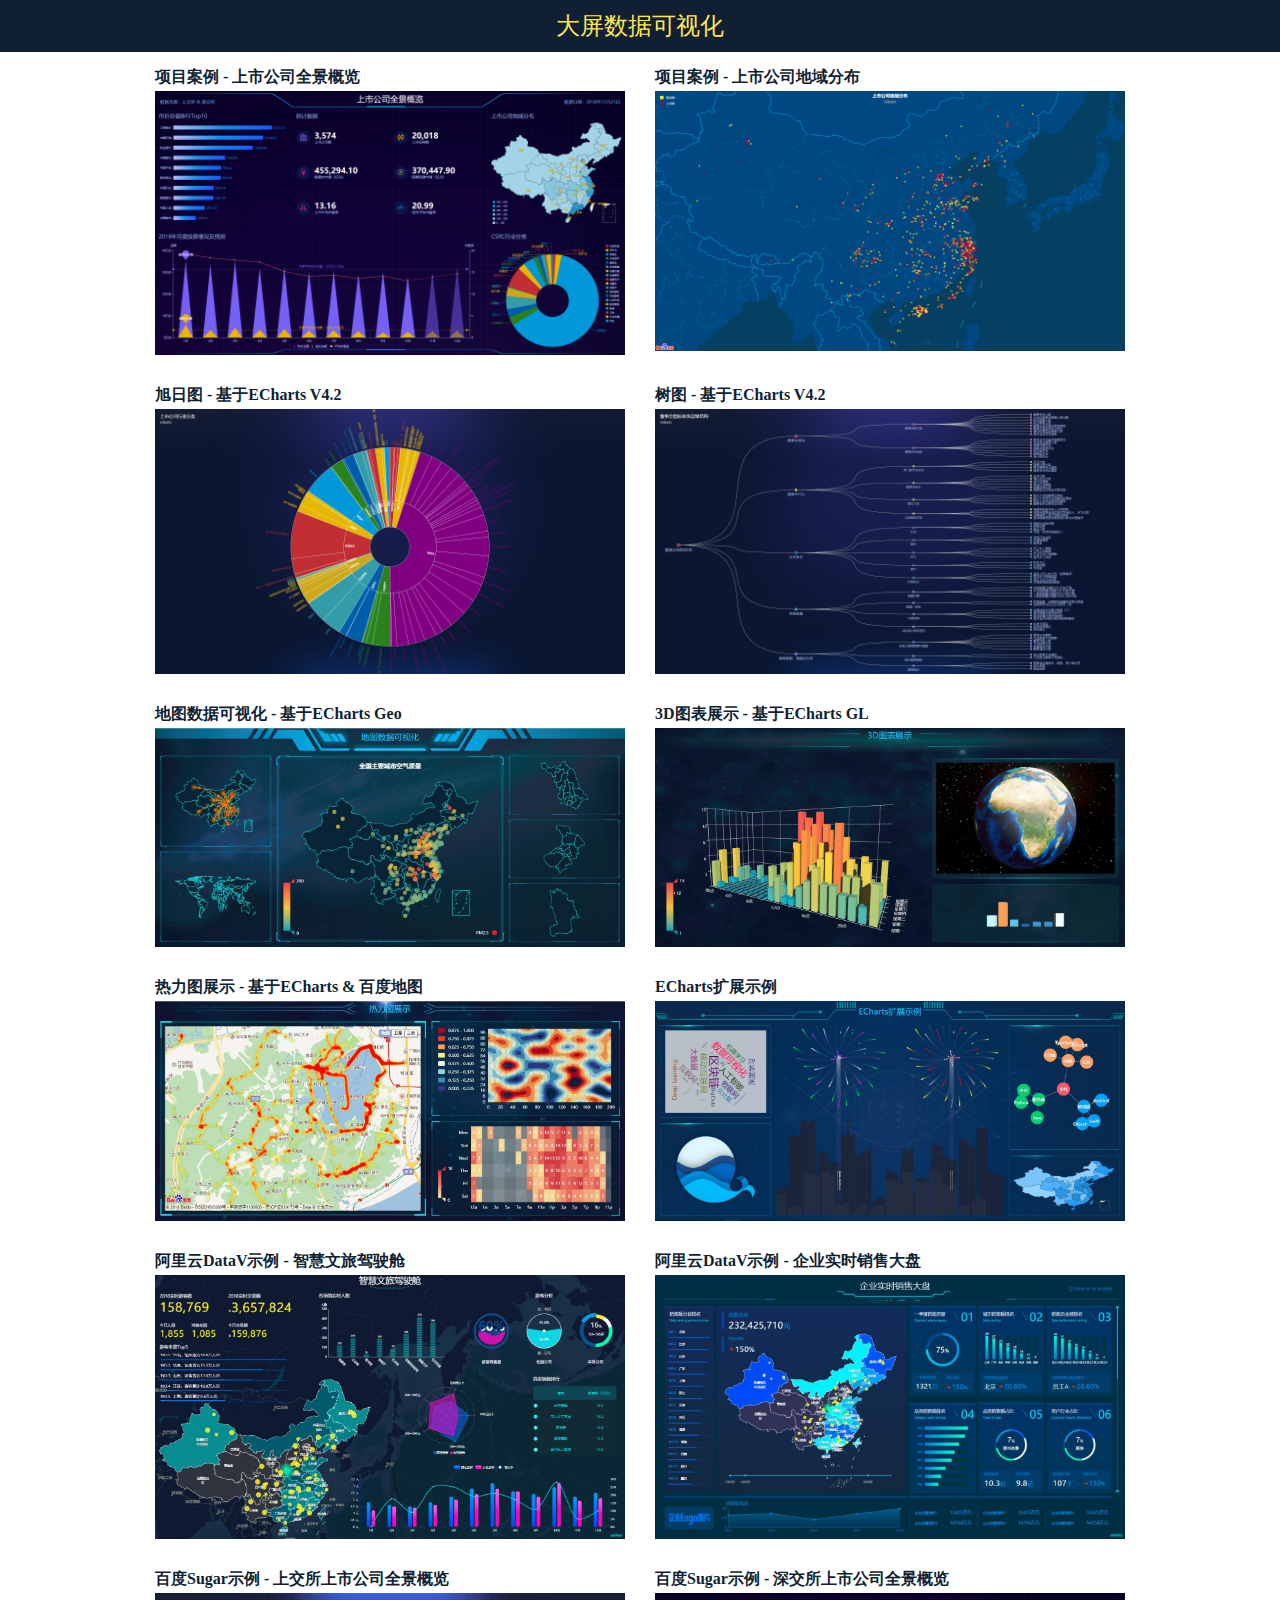
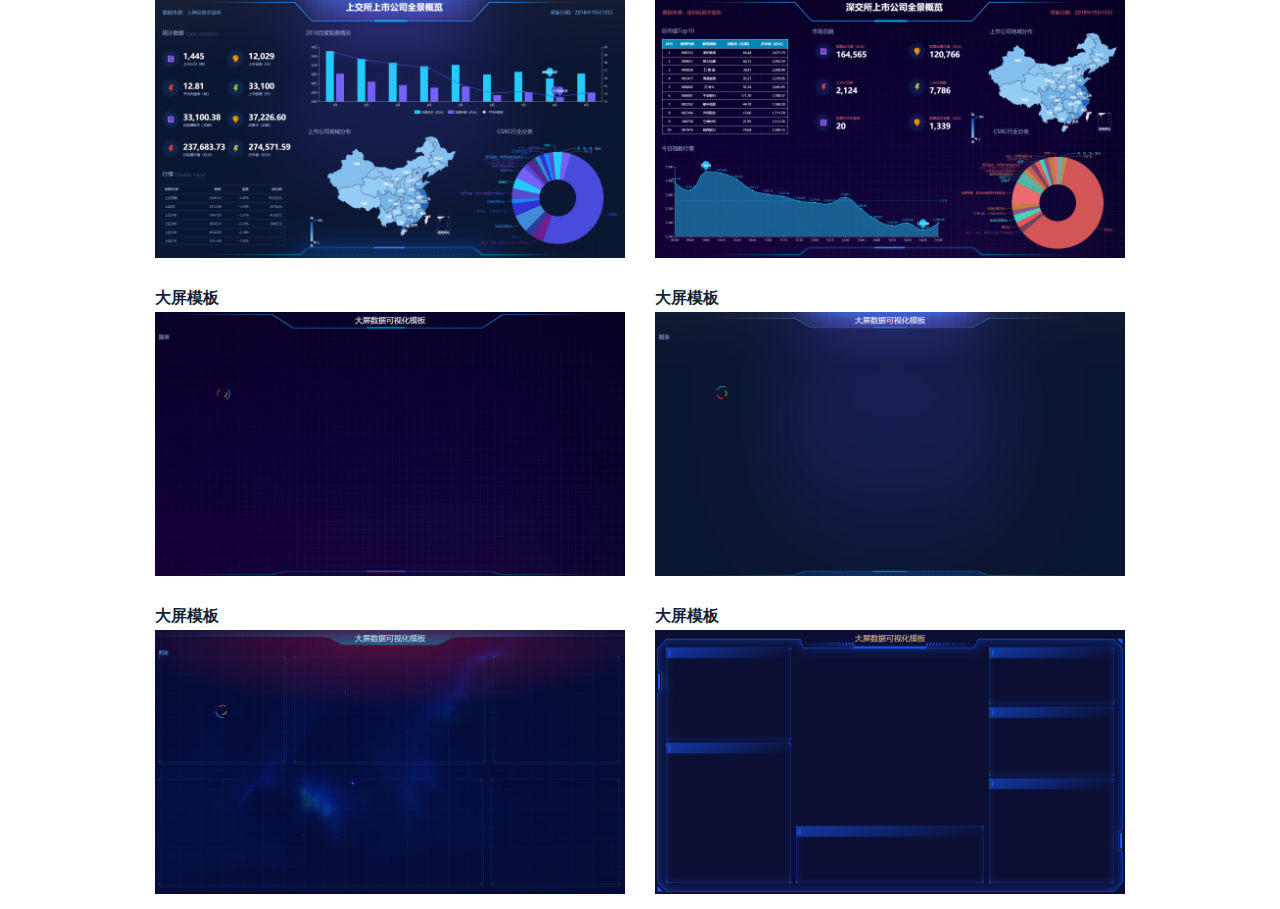
<file: iDataV/index.html>
<!DOCTYPE html>
<html>
	<head>
		<meta charset="UTF-8" />
		<title>大屏数据可视化</title>
		<style type="text/css">
			* {margin:0;padding:0;}
			.header {line-height:52px;text-align:center;font-size:24px;
				color:rgb(255,229,86);background-color:#101f32;}
			.wrapper {display:-webkit-flex;display:flex;justify-content:space-around;
				flex-wrap:nowrap;margin:0 auto;max-width:1000px;min-width:600px;}
			.case {display:block;width:50%;margin:15px;text-decoration:none;color:#101f32;}
			.case h3 {margin-bottom:3px;font-size:16px;}
			.case img {display:block;width:100%;}
		</style>
	</head>
	<body>
		<div class="header">大屏数据可视化</div>
		<div class="wrapper">
			<a class="case" href="case09/index.html" target="_blank">
				<h3>项目案例 - 上市公司全景概览</h3>
				<img class="thumb" src="case09/img/thumb.jpg" />
			</a>
			<a class="case" href="case07/index.html" target="_blank">
				<h3>项目案例 - 上市公司地域分布</h3>
				<img class="thumb" src="case07/img/thumb.jpg" />
			</a>
		</div>
		<div class="wrapper">
			<a class="case" href="case06/index.html" target="_blank">
				<h3>旭日图 - 基于ECharts V4.2</h3>
				<img class="thumb" src="case06/img/thumb.jpg" />
			</a>
			<a class="case" href="case08/index.html" target="_blank">
				<h3>树图 - 基于ECharts V4.2</h3>
				<img class="thumb" src="case08/img/thumb.jpg" />
			</a>
		</div>
		<div class="wrapper">
			<a class="case" href="case01/index.html" target="_blank">
				<h3>地图数据可视化 - 基于ECharts Geo</h3>
				<img class="thumb" src="case01/img/thumb.jpg" />
			</a>
			<a class="case" href="case02/index.html" target="_blank">
				<h3>3D图表展示 - 基于ECharts GL</h3>
				<img class="thumb" src="case02/img/thumb.jpg" />
			</a>
		</div>
		<div class="wrapper">
			<a class="case" href="case03/index.html" target="_blank">
				<h3>热力图展示 - 基于ECharts &amp; 百度地图</h3>
				<img class="thumb" src="case03/img/thumb.jpg" />
			</a>
			<a class="case" href="case04/index.html" target="_blank">
				<h3>ECharts扩展示例</h3>
				<img class="thumb" src="case04/img/thumb.jpg" />
			</a>
		</div>
		<div class="wrapper">
			<a class="case" href="https://datav.aliyun.com/share/5a2335ee9571434e29acbe0eb19f2ea5" target="_blank">
				<h3>阿里云DataV示例 - 智慧文旅驾驶舱</h3>
				<img class="thumb" src="datav/datav1.jpg" />
			</a>
			<a class="case" href="https://datav.aliyun.com/share/36232cfef0b6a555a7c08d8a51fbd882" target="_blank">
				<h3>阿里云DataV示例 - 企业实时销售大盘</h3>
				<img class="thumb" src="datav/datav2.jpg" />
			</a>
		</div>
		<div class="wrapper">
			<a class="case" href="https://sugar.baidu.com/dashboard/58f5f1c06faf70694d3dc755230f874f" target="_blank">
				<h3>百度Sugar示例 - 上交所上市公司全景概览</h3>
				<img class="thumb" src="sugar/sugar1.jpg" />
			</a>
			<a class="case" href="https://sugar.baidu.com/dashboard/646639d470c66941baff68fe0dd020c8" target="_blank">
				<h3>百度Sugar示例 - 深交所上市公司全景概览</h3>
				<img class="thumb" src="sugar/sugar2.jpg" />
			</a>
		</div>
		<div class="wrapper">
			<a class="case" href="tpl01/index.html" target="_blank">
				<h3>大屏模板</h3>
				<img class="thumb" src="tpl01/img/thumb.jpg" />
			</a>
			<a class="case" href="tpl02/index.html" target="_blank">
				<h3>大屏模板</h3>
				<img class="thumb" src="tpl02/img/thumb.jpg" />
			</a>
		</div>
		<div class="wrapper">
			<a class="case" href="tpl03/index.html" target="_blank">
				<h3>大屏模板</h3>
				<img class="thumb" src="tpl03/img/thumb.jpg" />
			</a>
			<a class="case" href="tpl04/index.html" target="_blank">
				<h3>大屏模板</h3>
				<img class="thumb" src="tpl04/img/thumb.jpg" />
			</a>
		</div>
	</body>
</html>
</file>
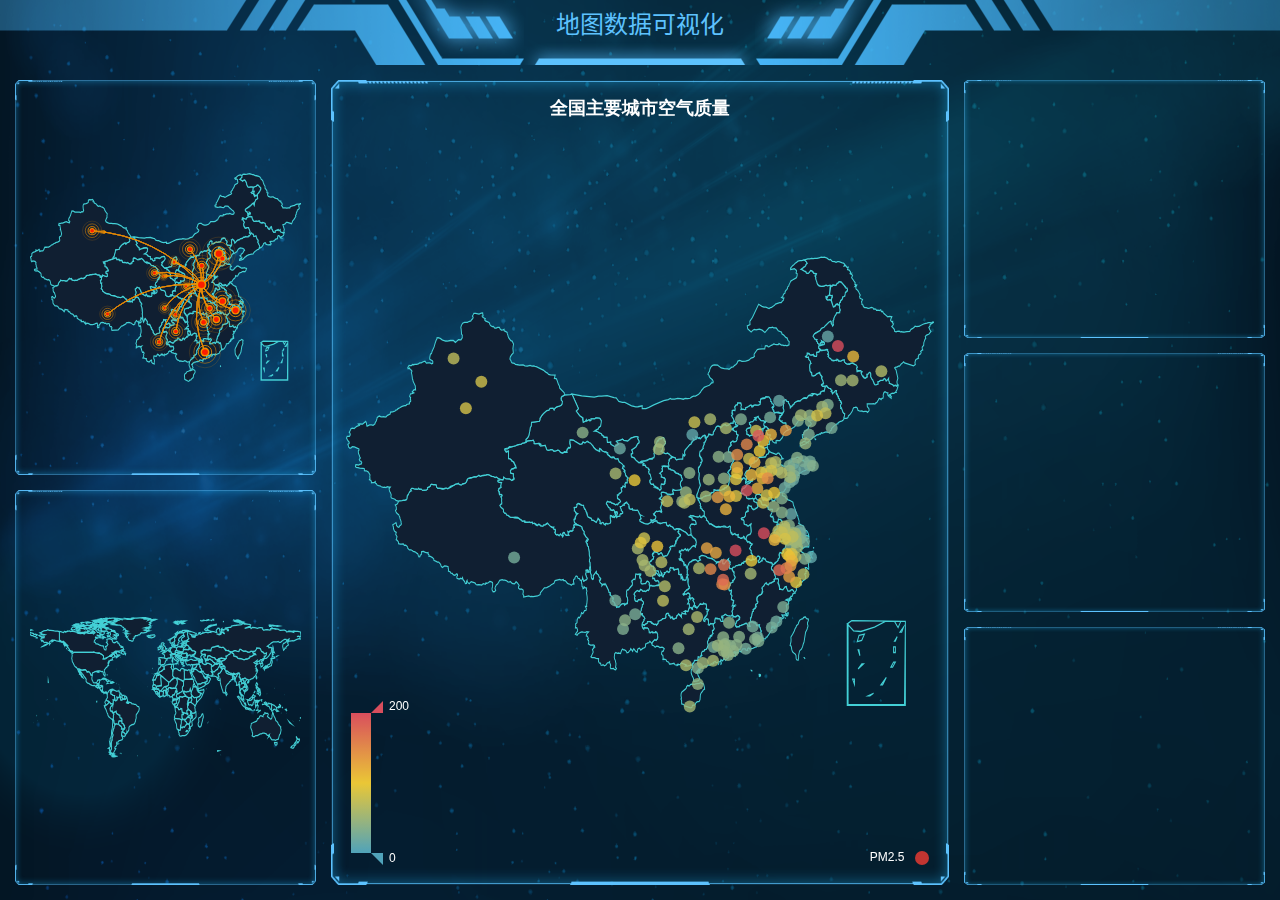
<file: graph/templates/index.html>
<!DOCTYPE html>

<html lang="zh-CN">
	<head>
		<meta charset="utf-8" />
	    <meta name="viewport" content="width=device-width,initial-scale=1,minimum-scale=1,maximum-scale=1,user-scalable=no" />
	    <meta http-equiv="X-UA-Compatible" content="IE=edge, chrome=1" />
		<title>地图数据可视化</title>
		<link rel="stylesheet" href="../static/css/bootstrap.min.css" />
		<link rel="stylesheet" href="../static/css/app.css" />
		<!--<link href="../static/style.css" rel="stylesheet" type="text/css"/>-->

	</head>
	
	<body class="bg01">
		<header class="header">
			<h3>地图数据可视化</h3>
		</header>
		
		<div class="wrapper">
			<div class="container-fluid">
				<div class="row fill-h">
					<div class="col-lg-3 fill-h">
						<div class="xpanel-wrapper xpanel-wrapper-2">
							<div class="xpanel">
								<!-- 地图飞线 -->
								<div class="fill-h" id="flyMap"></div>
							</div>
						</div>
						<div class="xpanel-wrapper xpanel-wrapper-2">
							<div class="xpanel">
								<!-- 世界地图 -->
								<div class="fill-h" id="worldMap"></div>
							</div>
						</div>
					</div>
					<div class="col-lg-6 fill-h">
						<div class="xpanel-wrapper xpanel-wrapper-1">
							<div class="xpanel">
								<!-- 地图散点 -->
								<div class="fill-h" id="scatterMap"></div>
							</div>
						</div>
					</div>
					<div class="col-lg-3 fill-h">
						<div class="xpanel-wrapper xpanel-wrapper-3">
							<div class="xpanel">
								<!-- 省份地图 -->
								<div class="fill-h" id="flow_pic"></div>
							</div>
						</div>
						<div class="xpanel-wrapper xpanel-wrapper-3">
							<div class="xpanel">
								<!-- 城市地图 -->
								<div class="fill-h" id="speed_pic"></div>
							</div>
						</div>
						<div class="xpanel-wrapper xpanel-wrapper-3">
							<div class="xpanel">
								<!-- 区县地图 -->
								<div class="fill-h" id="countyMap"></div>
							</div>
						</div>
					</div>
				</div>
			</div>
		</div>
		
		<script type="text/javascript" src="../static/js/jquery-3.3.1.min.js"></script>
		<script type="text/javascript" src="../static/js/echarts-3.8.5.min.js"></script>
		<script type="text/javascript" src="../static/js/echarts-map-world.js"></script>
		<script type="text/javascript" src="../static/js/echarts-map-china.js"></script>
		<script type="text/javascript" src="../static/js/echarts-china-provinces/jiangsu.js"></script>
		<script type="text/javascript" src="../static/js/echarts-china-cities/jiang1_su1_su1_zhou1.js"></script>
		<script type="text/javascript" src="../static/js/echarts-china-counties/jiang1su1_su1zhou1_kun1shan1shi4.js"></script>
		<script src="../static/jquery-2.2.2.min.js"></script>
		<script type="text/javascript">

	var server_url="http://127.0.0.1:5000";
	// speed graph
	latitude = 30.49894;
    longitude = 104.08133;
    time_unit=600;
    // get_flow(latitude,longitude,time_unit);
    $.ajax({
        type: 'GET',
            url: server_url+"/get_speed/",
            data:{
                'latitude':latitude,
                'longitude':longitude,
                'time_unit':time_unit,
            },
            dataType: 'json',
            contentType: "application/json",
            success: function(our_data,i) {

                let time_data = {};
                let str_all = ['0.0','0.3','1.0'];
                let legend_all=["据赛事中心0.3km内",'距赛事中心0.3km-1.0km','据赛事中心1.0km-10.0km'];
                for (j=0; j<str_all.length;j++){
                    tempstr = str_all[j];
                    time_data[tempstr] = [];
                    for(i=0;i<our_data[tempstr].length;i++){
                        time_data[tempstr].push([(+our_data[tempstr][i].value[0])*1000,+our_data[tempstr][i].value[1]])
                    }
                }

                var dom = document.getElementById("speed_pic"); //here is the name of DOM

                var myChart = echarts.init(dom);
                var app = {};
                option = null;
                option = {
        title: {
            text: '速度分析'
        },
        tooltip: {
            trigger: 'axis'
        },
        xAxis: {
                        type: 'time',
                        splitLine: {
                            show: false
                        }
        },
        yAxis: {
            splitLine: {
                show: false
            }
        },

        dataZoom: [{
            startValue: '2018-05-01'
        }, {
            type: 'inside'
        }],
        visualMap: {
            top: 10,
            right: 10,
            pieces: [{
                gt: 0,
                lte: 20,
                color: '#096'
            }, {
                gt: 20,
                lte: 25,
                color: '#ffde33'
            }, {
                gt: 25,
                lte: 30,
                color: '#ff9933'
            }, {
                gt: 30,
                lte: 35,
                color: '#cc0033'
            }, {
                gt: 35,
                lte: 40,
                color: '#660099'
            }, {
                gt: 40,
                color: '#7e0023'
            }],
            outOfRange: {
                color: '#999'
            }
        },
        color: ['#000','#000','#000'],
        legend: {
            data:legend_all
        },

        series: [{
                        name: legend_all[0],
                        type: 'line',
                        symbol:'star',//拐点样式
                        symbolSize: 8,//拐点大小
                        // hoverAnimation: false,
                        data: time_data[str_all[0]],
                        markLine: {
                                silent: true,
                                data: [{
                                    yAxis: 20
                                }, {
                                    yAxis: 25
                                }, {
                                    yAxis: 30
                                }, {
                                    yAxis: 35
                                }, {
                                    yAxis: 40
                                }, {
                                    yAxis: 45
                                }]
                        }
        },{
                        name: legend_all[1],
                        type: 'line',
                        symbolSize: 8,//拐点大小
                        // hoverAnimation: false,
                        data: time_data[str_all[1]],
        },{
                        name: legend_all[2],
                        type: 'line',
                        symbol:'triangle',//拐点样式
                        symbolSize: 8,//拐点大小
                        // hoverAnimation: false,
                        data: time_data[str_all[2]],
        }]

    };
                if (option && typeof option === "object") {
                    myChart.setOption(option, true);
                }

            },
            error: function(xhr, type) {
                alert("error")
            },
        });

		// end of speed graph


			$(function() {
				/******************* 地图飞线 ******************/
				//初始化echarts实例
				const flyMap = echarts.init(document.getElementById("flyMap"));
		        //城市经纬度
		        const originName = '洛阳';
		        const flyGeo = {
		        	'洛阳': [112.460299, 34.62677],
		            '西安': [108.946466, 34.347269],
		            '兰州': [103.84044, 36.067321],
		            '乌鲁木齐': [87.62444, 43.830763],
		            '包头': [109.846544, 40.662929],
		            '西宁': [101.78443, 36.623393],
		            '银川': [106.258602, 38.487834],
		            '成都': [104.081534, 30.655822],
		            '重庆': [106.558434, 29.568996],
		            '拉萨': [91.120789, 29.65005],
		            '昆明': [102.852448, 24.873998],
		            '贵阳': [106.636577, 26.653325],
		            '太原': [112.534919, 37.873219],
		            '武汉': [114.311582, 30.598467],
		            '长沙': [112.945473, 28.234889],
		            '南昌': [115.864589, 28.689455],
		            '合肥': [117.233443, 31.826578],
		            '杭州': [120.215503, 30.253087],
		            '广州': [113.271431, 23.135336],
		            '北京': [116.413384, 39.910925],
		            '天津': [117.209523, 39.093668]
		        };
		        //飞线数据
		        var flyVal = [
		            [{name: '洛阳'}, {name: '洛阳', value: 100}],
		            [{name: '洛阳'}, {name: '西安', value: 35}],
		            [{name: '洛阳'}, {name: '兰州', value: 25}],
		            [{name: '洛阳'}, {name: '乌鲁木齐', value: 55}],
		            [{name: '洛阳'}, {name: '包头', value: 60}],
		            [{name: '洛阳'}, {name: '西宁', value: 45}],
		            [{name: '洛阳'}, {name: '银川', value: 35}],
		            [{name: '洛阳'}, {name: '成都', value: 35}],
		            [{name: '洛阳'}, {name: '重庆', value: 40}],
		            [{name: '洛阳'}, {name: '拉萨', value: 45}],
		            [{name: '洛阳'}, {name: '昆明', value: 50}],
		            [{name: '洛阳'}, {name: '贵阳', value: 55}],
		            [{name: '洛阳'}, {name: '太原', value: 60}],
		            [{name: '洛阳'}, {name: '武汉', value: 65}],
		            [{name: '洛阳'}, {name: '长沙', value: 70}],
		            [{name: '洛阳'}, {name: '南昌', value: 75}],
		            [{name: '洛阳'}, {name: '合肥', value: 80}],
		            [{name: '洛阳'}, {name: '杭州', value: 85}],
		            [{name: '洛阳'}, {name: '广州', value: 90}],
		            [{name: '洛阳'}, {name: '北京', value: 95}],
		            [{name: '洛阳'}, {name: '天津', value: 60}],
		        ];
		        //数据转换，转换后格式：[{fromName:'cityName', toName:'cityName', coords:[[lng, lat], [lng, lat]]}, {...}]
		        const convertFlyData = function(data) {
		            let res = [];
		            for(let i=0;i<data.length;i++) {
		                let dataItem = data[i];
		                let toCoord = flyGeo[dataItem[0].name];
		                let fromCoord = flyGeo[dataItem[1].name];
		                if(fromCoord && toCoord) {
		                    res.push({
		                        fromName: dataItem[1].name, 
		                        toName: dataItem[0].name, 
		                        coords: [fromCoord, toCoord]
		                    });
		                }
		            }
		            return res;
		        };
		        //报表配置
		        const flySeries = [];
		        [[originName, flyVal]].forEach(function(item, i) {
					flySeries.push({   
				        name: item[0],
				        type: 'lines',
				        zlevel: 1,
				        symbol: ['none', 'none'],
				        symbolSize: 0,
				        effect: { //特效线配置
				            show: true,
				            period: 5, //特效动画时间，单位s
				            trailLength: 0.1, //特效尾迹的长度，从0到1
				            symbol: 'arrow',
				            symbdiolSize: 5
				        },
				        lineStyle: {
				            normal: {
				                color: '#f19000',
				                width: 1,
				                opacity: 0.6,
				                curveness: 0.2 //线的平滑度
				            }
				        },
				        data: convertFlyData(item[1])
				    }, {
				        name: item[0],
				        type: 'effectScatter',
				        coordinateSystem: 'geo',
				        zlevel: 2,
				        rippleEffect: { //涟漪特效
				            period: 5, //特效动画时长 
				            scale: 4, //波纹的最大缩放比例
				            brushType: 'stroke' //波纹的绘制方式：stroke | fill
				        },
				        label: {
				            normal: {
				                show: false,
				                position: 'right',
				                formatter: '{b}'
				            }
				        },
				        symbol: 'circle',
				        symbolSize: function (val) {
				        	//根据某项数据值设置符号大小
				            return val[2] / 10; 
				        },
				        itemStyle: {
				            normal: {
				            	color: '#f19000'
				            }
				        },
				        data: item[1].map(function(dataItem) {
				            return {
				                name: dataItem[1].name,
				                value: flyGeo[dataItem[1].name].concat([dataItem[1].value])
				            };
				        })
				    }, { //与上层的点叠加
				    	name: item[0],
				        type: 'scatter',
				        coordinateSystem: 'geo',
				        zlevel: 3,
				        symbol: 'circle',
				        symbolSize: function (val) {
				        	//根据某项数据值设置符号大小
				            return val[2] / 15; 
				        },
				        itemStyle: {
				            normal: {
				            	color: '#f00'
				            }
				        },
				        data: item[1].map(function(dataItem) {
				            return {
				                name: dataItem[1].name,
				                value: flyGeo[dataItem[1].name].concat([dataItem[1].value])
				            };
				        })
				    });
		        });
	
				//报表配置项
				const flyMapOpt = {
					title: {
						show: false,
						text: '地图飞线',
						x: 'center',
						textStyle: {
							color: '#fff'
						}
					},
	                tooltip: {
	                    trigger: 'item',
	                    formatter: function(params) {
	                        if(params.value) {
	                            return params.name + ' : ' + params.value[2];
	                        }else {
	                            return params.name;
	                        }
	                    }
	                },
				    geo: {
				        map: 'china',
				        roam: false, //开启鼠标缩放和漫游
				        zoom: 1, //地图缩放级别
						selectedMode: false, //选中模式：single | multiple
						left: 0,
						right: 0,
						top: 0,
						bottom: 0,
						layoutCenter: ['50%', '50%'], //设置后left/right/top/bottom等属性无效
						layoutSize: '100%', //保持地图宽高比
				        label: {
				            emphasis: {
				                show: false
				            }
				        },
				        itemStyle: {
				            normal: {
				                areaColor: '#101f32',
				                borderWidth: 1.1,
				                borderColor: '#43d0d6'
				            },
				            emphasis: {
				                areaColor: '#069'
				            }
				        }
				    },
				    series: flySeries
				};
				//渲染报表
				flyMap.setOption(flyMapOpt);
				
				/***************** 地图散点 ******************/
				//初始化echarts实例
				const scatterMap = echarts.init(document.getElementById("scatterMap"));
				//城市经纬度
				const scatterGeo = {
				    "海门":[121.15,31.89],
				    "鄂尔多斯":[109.781327,39.608266],
				    "招远":[120.38,37.35],
				    "舟山":[122.207216,29.985295],
				    "齐齐哈尔":[123.97,47.33],
				    "盐城":[120.13,33.38],
				    "赤峰":[118.87,42.28],
				    "青岛":[120.33,36.07],
				    "乳山":[121.52,36.89],
				    "金昌":[102.188043,38.520089],
				    "泉州":[118.58,24.93],
				    "莱西":[120.53,36.86],
				    "日照":[119.46,35.42],
				    "胶南":[119.97,35.88],
				    "南通":[121.05,32.08],
				    "拉萨":[91.11,29.97],
				    "云浮":[112.02,22.93],
				    "梅州":[116.1,24.55],
				    "文登":[122.05,37.2],
				    "上海":[121.48,31.22],
				    "攀枝花":[101.718637,26.582347],
				    "威海":[122.1,37.5],
				    "承德":[117.93,40.97],
				    "厦门":[118.1,24.46],
				    "汕尾":[115.375279,22.786211],
				    "潮州":[116.63,23.68],
				    "丹东":[124.37,40.13],
				    "太仓":[121.1,31.45],
				    "曲靖":[103.79,25.51],
				    "烟台":[121.39,37.52],
				    "福州":[119.3,26.08],
				    "瓦房店":[121.979603,39.627114],
				    "即墨":[120.45,36.38],
				    "抚顺":[123.97,41.97],
				    "玉溪":[102.52,24.35],
				    "张家口":[114.87,40.82],
				    "阳泉":[113.57,37.85],
				    "莱州":[119.942327,37.177017],
				    "湖州":[120.1,30.86],
				    "汕头":[116.69,23.39],
				    "昆山":[120.95,31.39],
				    "宁波":[121.56,29.86],
				    "湛江":[110.359377,21.270708],
				    "揭阳":[116.35,23.55],
				    "荣成":[122.41,37.16],
				    "连云港":[119.16,34.59],
				    "葫芦岛":[120.836932,40.711052],
				    "常熟":[120.74,31.64],
				    "东莞":[113.75,23.04],
				    "河源":[114.68,23.73],
				    "淮安":[119.15,33.5],
				    "泰州":[119.9,32.49],
				    "南宁":[108.33,22.84],
				    "营口":[122.18,40.65],
				    "惠州":[114.4,23.09],
				    "江阴":[120.26,31.91],
				    "蓬莱":[120.75,37.8],
				    "韶关":[113.62,24.84],
				    "嘉峪关":[98.289152,39.77313],
				    "广州":[113.23,23.16],
				    "延安":[109.47,36.6],
				    "太原":[112.53,37.87],
				    "清远":[113.01,23.7],
				    "中山":[113.38,22.52],
				    "昆明":[102.73,25.04],
				    "寿光":[118.73,36.86],
				    "盘锦":[122.070714,41.119997],
				    "长治":[113.08,36.18],
				    "深圳":[114.07,22.62],
				    "珠海":[113.52,22.3],
				    "宿迁":[118.3,33.96],
				    "咸阳":[108.72,34.36],
				    "铜川":[109.11,35.09],
				    "平度":[119.97,36.77],
				    "佛山":[113.11,23.05],
				    "海口":[110.35,20.02],
				    "江门":[113.06,22.61],
				    "章丘":[117.53,36.72],
				    "肇庆":[112.44,23.05],
				    "大连":[121.62,38.92],
				    "临汾":[111.5,36.08],
				    "吴江":[120.63,31.16],
				    "石嘴山":[106.39,39.04],
				    "沈阳":[123.38,41.8],
				    "苏州":[120.62,31.32],
				    "茂名":[110.88,21.68],
				    "嘉兴":[120.76,30.77],
				    "长春":[125.35,43.88],
				    "胶州":[120.03336,36.264622],
				    "银川":[106.27,38.47],
				    "张家港":[120.555821,31.875428],
				    "三门峡":[111.19,34.76],
				    "锦州":[121.15,41.13],
				    "南昌":[115.89,28.68],
				    "柳州":[109.4,24.33],
				    "三亚":[109.511909,18.252847],
				    "自贡":[104.778442,29.33903],
				    "吉林":[126.57,43.87],
				    "阳江":[111.95,21.85],
				    "泸州":[105.39,28.91],
				    "西宁":[101.74,36.56],
				    "宜宾":[104.56,29.77],
				    "呼和浩特":[111.65,40.82],
				    "成都":[104.06,30.67],
				    "大同":[113.3,40.12],
				    "镇江":[119.44,32.2],
				    "桂林":[110.28,25.29],
				    "张家界":[110.479191,29.117096],
				    "宜兴":[119.82,31.36],
				    "北海":[109.12,21.49],
				    "西安":[108.95,34.27],
				    "金坛":[119.56,31.74],
				    "东营":[118.49,37.46],
				    "牡丹江":[129.58,44.6],
				    "遵义":[106.9,27.7],
				    "绍兴":[120.58,30.01],
				    "扬州":[119.42,32.39],
				    "常州":[119.95,31.79],
				    "潍坊":[119.1,36.62],
				    "重庆":[106.54,29.59],
				    "台州":[121.420757,28.656386],
				    "南京":[118.78,32.04],
				    "滨州":[118.03,37.36],
				    "贵阳":[106.71,26.57],
				    "无锡":[120.29,31.59],
				    "本溪":[123.73,41.3],
				    "克拉玛依":[84.77,45.59],
				    "渭南":[109.5,34.52],
				    "马鞍山":[118.48,31.56],
				    "宝鸡":[107.15,34.38],
				    "焦作":[113.21,35.24],
				    "句容":[119.16,31.95],
				    "北京":[116.46,39.92],
				    "徐州":[117.2,34.26],
				    "衡水":[115.72,37.72],
				    "包头":[110,40.58],
				    "绵阳":[104.73,31.48],
				    "乌鲁木齐":[87.68,43.77],
				    "枣庄":[117.57,34.86],
				    "杭州":[120.19,30.26],
				    "淄博":[118.05,36.78],
				    "鞍山":[122.85,41.12],
				    "溧阳":[119.48,31.43],
				    "库尔勒":[86.06,41.68],
				    "安阳":[114.35,36.1],
				    "开封":[114.35,34.79],
				    "济南":[117,36.65],
				    "德阳":[104.37,31.13],
				    "温州":[120.65,28.01],
				    "九江":[115.97,29.71],
				    "邯郸":[114.47,36.6],
				    "临安":[119.72,30.23],
				    "兰州":[103.73,36.03],
				    "沧州":[116.83,38.33],
				    "临沂":[118.35,35.05],
				    "南充":[106.110698,30.837793],
				    "天津":[117.2,39.13],
				    "富阳":[119.95,30.07],
				    "泰安":[117.13,36.18],
				    "诸暨":[120.23,29.71],
				    "郑州":[113.65,34.76],
				    "哈尔滨":[126.63,45.75],
				    "聊城":[115.97,36.45],
				    "芜湖":[118.38,31.33],
				    "唐山":[118.02,39.63],
				    "平顶山":[113.29,33.75],
				    "邢台":[114.48,37.05],
				    "德州":[116.29,37.45],
				    "济宁":[116.59,35.38],
				    "荆州":[112.239741,30.335165],
				    "宜昌":[111.3,30.7],
				    "义乌":[120.06,29.32],
				    "丽水":[119.92,28.45],
				    "洛阳":[112.44,34.7],
				    "秦皇岛":[119.57,39.95],
				    "株洲":[113.16,27.83],
				    "石家庄":[114.48,38.03],
				    "莱芜":[117.67,36.19],
				    "常德":[111.69,29.05],
				    "保定":[115.48,38.85],
				    "湘潭":[112.91,27.87],
				    "金华":[119.64,29.12],
				    "岳阳":[113.09,29.37],
				    "长沙":[113,28.21],
				    "衢州":[118.88,28.97],
				    "廊坊":[116.7,39.53],
				    "菏泽":[115.480656,35.23375],
				    "合肥":[117.27,31.86],
				    "武汉":[114.31,30.52],
				    "大庆":[125.03,46.58]
				};
				//城市数据
				const scatterVal = [
					{name: "海门", value: 9},
	                {name: "鄂尔多斯", value: 12},
	                {name: "招远", value: 12},
	                {name: "舟山", value: 12},
	                {name: "齐齐哈尔", value: 14},
	                {name: "盐城", value: 15},
	                {name: "赤峰", value: 16},
	                {name: "青岛", value: 18},
	                {name: "乳山", value: 18},
	                {name: "金昌", value: 19},
	                {name: "泉州", value: 21},
	                {name: "莱西", value: 21},
	                {name: "日照", value: 21},
	                {name: "胶南", value: 22},
	                {name: "南通", value: 23},
	                {name: "拉萨", value: 24},
	                {name: "云浮", value: 24},
	                {name: "梅州", value: 25},
	                {name: "文登", value: 25},
	                {name: "上海", value: 25},
	                {name: "攀枝花", value: 25},
	                {name: "威海", value: 25},
	                {name: "承德", value: 25},
	                {name: "厦门", value: 26},
	                {name: "汕尾", value: 26},
	                {name: "潮州", value: 26},
	                {name: "丹东", value: 27},
	                {name: "太仓", value: 27},
	                {name: "曲靖", value: 27},
	                {name: "烟台", value: 28},
	                {name: "福州", value: 29},
	                {name: "瓦房店", value: 30},
	                {name: "即墨", value: 30},
	                {name: "抚顺", value: 31},
	                {name: "玉溪", value: 31},
	                {name: "张家口", value: 31},
	                {name: "阳泉", value: 31},
	                {name: "莱州", value: 32},
	                {name: "湖州", value: 32},
	                {name: "汕头", value: 32},
	                {name: "昆山", value: 33},
	                {name: "宁波", value: 33},
	                {name: "湛江", value: 33},
	                {name: "揭阳", value: 34},
	                {name: "荣成", value: 34},
	                {name: "连云港", value: 35},
	                {name: "葫芦岛", value: 35},
	                {name: "常熟", value: 36},
	                {name: "东莞", value: 36},
	                {name: "河源", value: 36},
	                {name: "淮安", value: 36},
	                {name: "泰州", value: 36},
	                {name: "南宁", value: 37},
	                {name: "营口", value: 37},
	                {name: "惠州", value: 37},
	                {name: "江阴", value: 37},
	                {name: "蓬莱", value: 37},
	                {name: "韶关", value: 38},
	                {name: "嘉峪关", value: 38},
	                {name: "广州", value: 38},
	                {name: "延安", value: 38},
	                {name: "太原", value: 39},
	                {name: "清远", value: 39},
	                {name: "中山", value: 39},
	                {name: "昆明", value: 39},
	                {name: "寿光", value: 40},
	                {name: "盘锦", value: 40},
	                {name: "长治", value: 41},
	                {name: "深圳", value: 41},
	                {name: "珠海", value: 42},
	                {name: "宿迁", value: 43},
	                {name: "咸阳", value: 43},
	                {name: "铜川", value: 44},
	                {name: "平度", value: 44},
	                {name: "佛山", value: 44},
	                {name: "海口", value: 44},
	                {name: "江门", value: 45},
	                {name: "章丘", value: 45},
	                {name: "肇庆", value: 46},
	                {name: "大连", value: 47},
	                {name: "临汾", value: 47},
	                {name: "吴江", value: 47},
	                {name: "石嘴山", value: 49},
	                {name: "沈阳", value: 50},
	                {name: "苏州", value: 50},
	                {name: "茂名", value: 50},
	                {name: "嘉兴", value: 51},
	                {name: "长春", value: 51},
	                {name: "胶州", value: 52},
	                {name: "银川", value: 52},
	                {name: "张家港", value: 52},
	                {name: "三门峡", value: 53},
	                {name: "锦州", value: 54},
	                {name: "南昌", value: 54},
	                {name: "柳州", value: 54},
	                {name: "三亚", value: 54},
	                {name: "自贡", value: 56},
	                {name: "吉林", value: 56},
	                {name: "阳江", value: 57},
	                {name: "泸州", value: 57},
	                {name: "西宁", value: 57},
	                {name: "宜宾", value: 58},
	                {name: "呼和浩特", value: 58},
	                {name: "成都", value: 58},
	                {name: "大同", value: 58},
	                {name: "镇江", value: 59},
	                {name: "桂林", value: 59},
	                {name: "张家界", value: 59},
	                {name: "宜兴", value: 59},
	                {name: "北海", value: 60},
	                {name: "西安", value: 61},
	                {name: "金坛", value: 62},
	                {name: "东营", value: 62},
	                {name: "牡丹江", value: 63},
	                {name: "遵义", value: 63},
	                {name: "绍兴", value: 63},
	                {name: "扬州", value: 64},
	                {name: "常州", value: 64},
	                {name: "潍坊", value: 65},
	                {name: "重庆", value: 66},
	                {name: "台州", value: 67},
	                {name: "南京", value: 67},
	                {name: "滨州", value: 70},
	                {name: "贵阳", value: 71},
	                {name: "无锡", value: 71},
	                {name: "本溪", value: 71},
	                {name: "克拉玛依", value: 72},
	                {name: "渭南", value: 72},
	                {name: "马鞍山", value: 72},
	                {name: "宝鸡", value: 72},
	                {name: "焦作", value: 75},
	                {name: "句容", value: 75},
	                {name: "北京", value: 79},
	                {name: "徐州", value: 79},
	                {name: "衡水", value: 80},
	                {name: "包头", value: 80},
	                {name: "绵阳", value: 80},
	                {name: "乌鲁木齐", value: 84},
	                {name: "枣庄", value: 84},
	                {name: "杭州", value: 84},
	                {name: "淄博", value: 85},
	                {name: "鞍山", value: 86},
	                {name: "溧阳", value: 86},
	                {name: "库尔勒", value: 86},
	                {name: "安阳", value: 90},
	                {name: "开封", value: 90},
	                {name: "济南", value: 92},
	                {name: "德阳", value: 93},
	                {name: "温州", value: 95},
	                {name: "九江", value: 96},
	                {name: "邯郸", value: 98},
	                {name: "临安", value: 99},
	                {name: "兰州", value: 99},
	                {name: "沧州", value: 100},
	                {name: "临沂", value: 103},
	                {name: "南充", value: 104},
	                {name: "天津", value: 105},
	                {name: "富阳", value: 106},
	                {name: "泰安", value: 112},
	                {name: "诸暨", value: 112},
	                {name: "郑州", value: 113},
	                {name: "哈尔滨", value: 114},
	                {name: "聊城", value: 116},
	                {name: "芜湖", value: 117},
	                {name: "唐山", value: 119},
	                {name: "平顶山", value: 119},
	                {name: "邢台", value: 119},
	                {name: "德州", value: 120},
	                {name: "济宁", value: 120},
	                {name: "荆州", value: 127},
	                {name: "宜昌", value: 130},
	                {name: "义乌", value: 132},
	                {name: "丽水", value: 133},
	                {name: "洛阳", value: 134},
	                {name: "秦皇岛", value: 136},
	                {name: "株洲", value: 143},
	                {name: "石家庄", value: 147},
	                {name: "莱芜", value: 148},
	                {name: "常德", value: 152},
	                {name: "保定", value: 153},
	                {name: "湘潭", value: 154},
	                {name: "金华", value: 157},
	                {name: "岳阳", value: 169},
	                {name: "长沙", value: 175},
	                {name: "衢州", value: 177},
	                {name: "廊坊", value: 193},
	                {name: "菏泽", value: 194},
	                {name: "合肥", value: 229},
	                {name: "武汉", value: 273},
	                {name: "大庆", value: 279}
				];
				//数据转换，转换后的格式：[{name: 'cityName', value: [lng, lat, val]}, {...}]
				const convertScatterData = function(data) {
				    let res = [];
				    for(let i=0;i<data.length;i++) {
				        let geoCoord = scatterGeo[data[i].name];
				        if(geoCoord) {
				            res.push({
				                name: data[i].name,
				                value: geoCoord.concat(data[i].value)
				            });
				        }
				    }
				    return res;
				};
				//地图配置项
				const sactterMapOpt = {
					title: {
						text: '全国主要城市空气质量',
						x: 'center',
						textStyle: {
							color: '#fff'
						}
					},
					legend: {
						data: ['PM2.5'], //与series的name属性对应
				        orient: 'vertical',
				        y: 'bottom',
				        x: 'right',
				        textStyle: {
				            color: '#fff'
				        }
				    },
					tooltip: {
				        trigger: 'item',
				        formatter: function(params) {
				            return params.name + ' : ' + params.value[2];
				        }
				    },
				    visualMap: {
				        min: 0,
				        max: 200,
				        calculable: true,
				        inRange: {
				            color: ['#50a3ba', '#eac736', '#d94e5d']
				        },
				        textStyle: {
				            color: '#fff'
				        }
				    },
					geo: {
				        map: 'china',
				        roam: false, //开启鼠标缩放和漫游
				        zoom: 1, //地图缩放级别
						selectedMode: false, //选中模式：single | multiple
						left: 0,
						right: 0,
						top: 0,
						bottom: 0,
						layoutCenter: ['50%', '50%'], //设置后left/right/top/bottom等属性无效
						layoutSize: '100%',
				        label: {
				            emphasis: {
				                show: false
				            }
				        },
				        itemStyle: {
				            normal: {
				                areaColor: '#101f32',
				                borderWidth: 1.1,
				                borderColor: '#43d0d6'
				            },
				            emphasis: {
				                areaColor: '#069'
				            }
				        }
				    },
				    series: [{
			            name: 'PM2.5',
			            type: 'scatter',
			            coordinateSystem: 'geo',
			            symbolSize: 12,
			            label: {
			                normal: {
			                    show: false
			                },
			                emphasis: {
			                    show: false
			                }
			            },
			            itemStyle: {
			                emphasis: {
			                    borderColor: '#fff',
			                    borderWidth: 1
			                }
			            },
			            data: convertScatterData(scatterVal)
			        }]
				};
				//渲染报表
				scatterMap.setOption(sactterMapOpt);
				
				/******************* 世界地图 ******************/
				//初始化echarts实例
				const worldMap = echarts.init(document.getElementById("worldMap"));
				const worldMapOpt = {
					geo: {
						map: 'world',
				        roam: false, //开启鼠标缩放和漫游
				        zoom: 1, //地图缩放级别
						selectedMode: false, //选中模式：single | multiple
						left: 0,
						right: 0,
						top: 0,
						bottom: 0,
						layoutCenter: ['50%', '50%'], //设置后left/right/top/bottom等属性无效
						layoutSize: '100%',
				        label: {
				            emphasis: {
				                show: false
				            }
				        },
				        itemStyle: {
				            normal: {
				                areaColor: '#101f32',
				                borderWidth: 1.1,
				                borderColor: '#43d0d6'
				            },
				            emphasis: {
				                areaColor: '#069'
				            }
				        }
					}
				};
				worldMap.setOption(worldMapOpt);
				
				/******************* 省份地图 ******************/
				//初始化echarts实例
				// const provinceMap = echarts.init(document.getElementById("provinceMap"));
				// const provinceMapOpt = {
				// 	geo: {
				//         map: '江苏',
				//         roam: false, //开启鼠标缩放和漫游
				//         zoom: 1, //地图缩放级别
				// 		selectedMode: false, //选中模式：single | multiple
				// 		left: 0,
				// 		right: 0,
				// 		top: 0,
				// 		bottom: 0,
				// 		layoutCenter: ['50%', '50%'], //设置后left/right/top/bottom等属性无效
				// 		layoutSize: '100%', //保持地图宽高比
				//         label: {
				//             emphasis: {
				//                 show: true,
				//                 color: '#f19000'
				//             }
				//         },
				//         itemStyle: {
				//             normal: {
				//                 areaColor: '#101f32',
				//                 borderWidth: 1.1,
				//                 borderColor: '#43d0d6'
				//             },
				//             emphasis: {
				//                 areaColor: '#069'
				//             }
				//         }
				//     }
				// };
				// provinceMap.setOption(provinceMapOpt);
				
				/******************* 城市地图 ******************/
				//初始化echarts实例
				const cityMap = echarts.init(document.getElementById("cityMap"));
				const cityMapOpt = {
					geo: {
				        map: '苏州',
				        roam: false, //开启鼠标缩放和漫游
				        zoom: 1, //地图缩放级别
						selectedMode: false, //选中模式：single | multiple
						left: 0,
						right: 0,
						top: 0,
						bottom: 0,
						layoutCenter: ['50%', '50%'], //设置后left/right/top/bottom等属性无效
						layoutSize: '100%', //保持地图宽高比
				        label: {
				            emphasis: {
				                show: true,
				                color: '#f19000'
				            }
				        },
				        itemStyle: {
				            normal: {
				                areaColor: '#101f32',
				                borderWidth: 1.1,
				                borderColor: '#43d0d6'
				            },
				            emphasis: {
				                areaColor: '#069'
				            }
				        }
				    }
				};
				cityMap.setOption(cityMapOpt);
				
				/******************* 区县地图 ******************/
				//初始化echarts实例
				const countyMap = echarts.init(document.getElementById("countyMap"));
				const countyMapOpt = {
					geo: {
				        map: '昆山市',
				        roam: false, //开启鼠标缩放和漫游
				        zoom: 1, //地图缩放级别
						selectedMode: false, //选中模式：single | multiple
						left: 0,
						right: 0,
						top: 0,
						bottom: 0,
						layoutCenter: ['50%', '50%'], //设置后left/right/top/bottom等属性无效
						layoutSize: '100%', //保持地图宽高比
				        label: {
				            emphasis: {
				                show: true,
				                color: '#f19000'
				            }
				        },
				        itemStyle: {
				            normal: {
				                areaColor: '#101f32',
				                borderWidth: 1.1,
				                borderColor: '#43d0d6'
				            },
				            emphasis: {
				                areaColor: '#069'
				            }
				        }
				    }
				};
				countyMap.setOption(countyMapOpt);
				
				/********** 浏览器窗口改变时，重置报表大小 ****************/
				window.onresize = function() {
					flyMap.resize();
					scatterMap.resize();
					worldMap.resize();
					provinceMap.resize();
					cityMap.resize();
					countyMap.resize();
				}
			});
		</script>
		<script src="../static/display.js"></script>
		<script>
    		latitude = 30.4915;
    		longitude = 104.0705;
    		time_unit=600;
    		get_flow(latitude,longitude,time_unit);
		</script>
	</body>
</html>
</file>
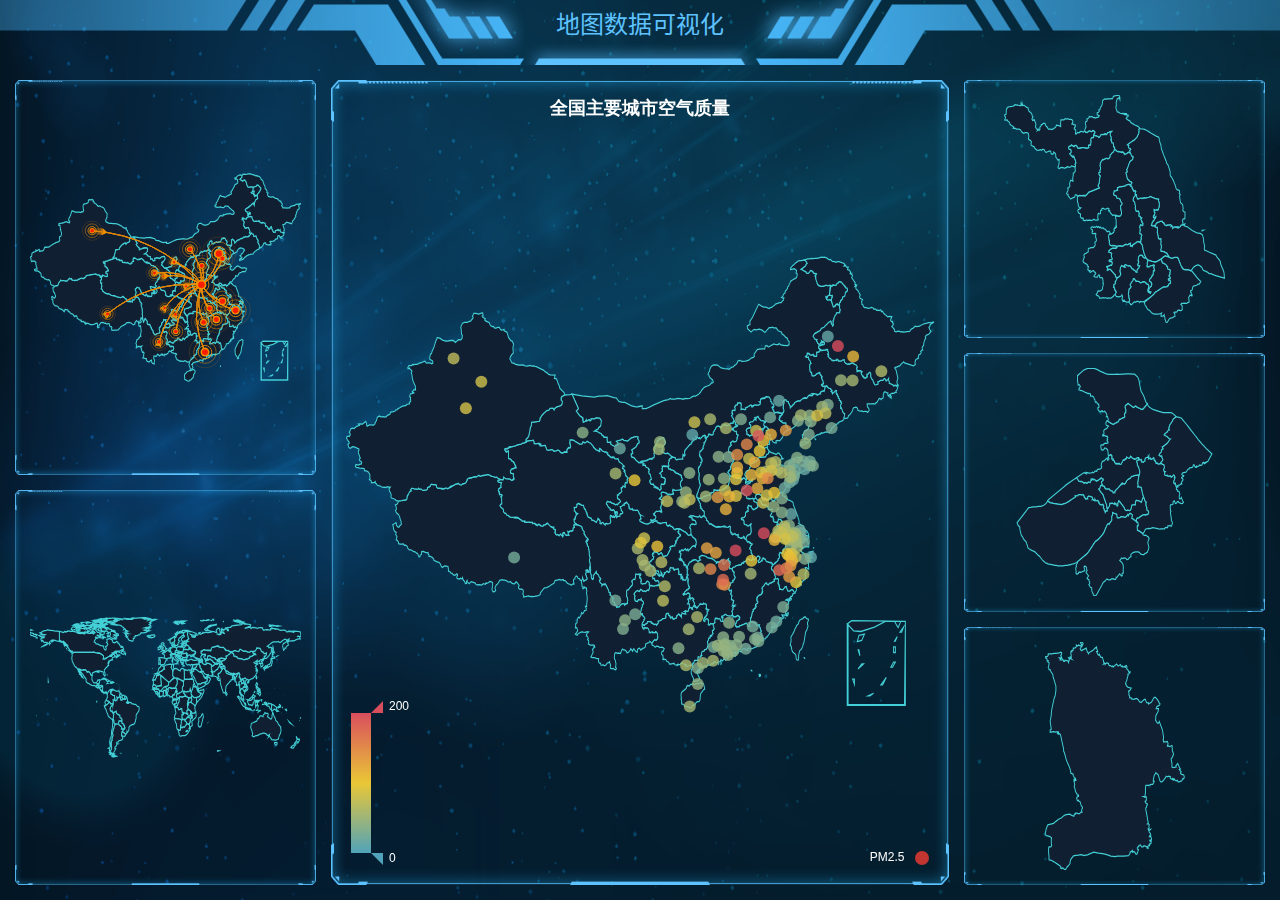
<file: iDataV/case01/index.html>
<!DOCTYPE html>

<html lang="zh-CN">
	<head>
		<meta charset="utf-8" />
	    <meta name="viewport" content="width=device-width,initial-scale=1,minimum-scale=1,maximum-scale=1,user-scalable=no" />
	    <meta http-equiv="X-UA-Compatible" content="IE=edge, chrome=1" />
		<title>地图数据可视化</title>
		<link rel="stylesheet" href="css/bootstrap.min.css" />
		<link rel="stylesheet" href="css/app.css" />
	</head>
	
	<body class="bg01">
		<header class="header">
			<h3>地图数据可视化</h3>
		</header>
		
		<div class="wrapper">
			<div class="container-fluid">
				<div class="row fill-h">
					<div class="col-lg-3 fill-h">
						<div class="xpanel-wrapper xpanel-wrapper-2">
							<div class="xpanel">
								<!-- 地图飞线 -->
								<div class="fill-h" id="flyMap"></div>
							</div>
						</div>
						<div class="xpanel-wrapper xpanel-wrapper-2">
							<div class="xpanel">
								<!-- 世界地图 -->
								<div class="fill-h" id="worldMap"></div>
							</div>
						</div>
					</div>
					<div class="col-lg-6 fill-h">
						<div class="xpanel-wrapper xpanel-wrapper-1">
							<div class="xpanel">
								<!-- 地图散点 -->
								<div class="fill-h" id="scatterMap"></div>
							</div>
						</div>
					</div>
					<div class="col-lg-3 fill-h">
						<div class="xpanel-wrapper xpanel-wrapper-3">
							<div class="xpanel">
								<!-- 省份地图 -->
								<div class="fill-h" id="provinceMap"></div>
							</div>
						</div>
						<div class="xpanel-wrapper xpanel-wrapper-3">
							<div class="xpanel">
								<!-- 城市地图 -->
								<div class="fill-h" id="cityMap"></div>
							</div>
						</div>
						<div class="xpanel-wrapper xpanel-wrapper-3">
							<div class="xpanel">
								<!-- 区县地图 -->
								<div class="fill-h" id="countyMap"></div>
							</div>
						</div>
					</div>
				</div>
			</div>
		</div>
		
		<script type="text/javascript" src="js/jquery-3.3.1.min.js"></script>
		<script type="text/javascript" src="js/echarts-3.8.5.min.js"></script>
		<script type="text/javascript" src="js/echarts-map-world.js"></script>
		<script type="text/javascript" src="js/echarts-map-china.js"></script>
		<script type="text/javascript" src="js/echarts-china-provinces/jiangsu.js"></script>
		<script type="text/javascript" src="js/echarts-china-cities/jiang1_su1_su1_zhou1.js"></script>
		<script type="text/javascript" src="js/echarts-china-counties/jiang1su1_su1zhou1_kun1shan1shi4.js"></script>
		<script type="text/javascript">
			$(function() {
				/******************* 地图飞线 ******************/
				//初始化echarts实例
				const flyMap = echarts.init(document.getElementById("flyMap"));
		        //城市经纬度
		        const originName = '洛阳';
		        const flyGeo = {
		        	'洛阳': [112.460299, 34.62677],
		            '西安': [108.946466, 34.347269],
		            '兰州': [103.84044, 36.067321],
		            '乌鲁木齐': [87.62444, 43.830763],
		            '包头': [109.846544, 40.662929],
		            '西宁': [101.78443, 36.623393],
		            '银川': [106.258602, 38.487834],
		            '成都': [104.081534, 30.655822],
		            '重庆': [106.558434, 29.568996],
		            '拉萨': [91.120789, 29.65005],
		            '昆明': [102.852448, 24.873998],
		            '贵阳': [106.636577, 26.653325],
		            '太原': [112.534919, 37.873219],
		            '武汉': [114.311582, 30.598467],
		            '长沙': [112.945473, 28.234889],
		            '南昌': [115.864589, 28.689455],
		            '合肥': [117.233443, 31.826578],
		            '杭州': [120.215503, 30.253087],
		            '广州': [113.271431, 23.135336],
		            '北京': [116.413384, 39.910925],
		            '天津': [117.209523, 39.093668]
		        };
		        //飞线数据
		        var flyVal = [
		            [{name: '洛阳'}, {name: '洛阳', value: 100}],
		            [{name: '洛阳'}, {name: '西安', value: 35}],
		            [{name: '洛阳'}, {name: '兰州', value: 25}],
		            [{name: '洛阳'}, {name: '乌鲁木齐', value: 55}],
		            [{name: '洛阳'}, {name: '包头', value: 60}],
		            [{name: '洛阳'}, {name: '西宁', value: 45}],
		            [{name: '洛阳'}, {name: '银川', value: 35}],
		            [{name: '洛阳'}, {name: '成都', value: 35}],
		            [{name: '洛阳'}, {name: '重庆', value: 40}],
		            [{name: '洛阳'}, {name: '拉萨', value: 45}],
		            [{name: '洛阳'}, {name: '昆明', value: 50}],
		            [{name: '洛阳'}, {name: '贵阳', value: 55}],
		            [{name: '洛阳'}, {name: '太原', value: 60}],
		            [{name: '洛阳'}, {name: '武汉', value: 65}],
		            [{name: '洛阳'}, {name: '长沙', value: 70}],
		            [{name: '洛阳'}, {name: '南昌', value: 75}],
		            [{name: '洛阳'}, {name: '合肥', value: 80}],
		            [{name: '洛阳'}, {name: '杭州', value: 85}],
		            [{name: '洛阳'}, {name: '广州', value: 90}],
		            [{name: '洛阳'}, {name: '北京', value: 95}],
		            [{name: '洛阳'}, {name: '天津', value: 60}],
		        ];
		        //数据转换，转换后格式：[{fromName:'cityName', toName:'cityName', coords:[[lng, lat], [lng, lat]]}, {...}]
		        const convertFlyData = function(data) {
		            let res = [];
		            for(let i=0;i<data.length;i++) {
		                let dataItem = data[i];
		                let toCoord = flyGeo[dataItem[0].name];
		                let fromCoord = flyGeo[dataItem[1].name];
		                if(fromCoord && toCoord) {
		                    res.push({
		                        fromName: dataItem[1].name, 
		                        toName: dataItem[0].name, 
		                        coords: [fromCoord, toCoord]
		                    });
		                }
		            }
		            return res;
		        };
		        //报表配置
		        const flySeries = [];
		        [[originName, flyVal]].forEach(function(item, i) {
					flySeries.push({   
				        name: item[0],
				        type: 'lines',
				        zlevel: 1,
				        symbol: ['none', 'none'],
				        symbolSize: 0,
				        effect: { //特效线配置
				            show: true,
				            period: 5, //特效动画时间，单位s
				            trailLength: 0.1, //特效尾迹的长度，从0到1
				            symbol: 'arrow',
				            symbolSize: 5
				        },
				        lineStyle: {
				            normal: {
				                color: '#f19000',
				                width: 1,
				                opacity: 0.6,
				                curveness: 0.2 //线的平滑度
				            }
				        },
				        data: convertFlyData(item[1])
				    }, {
				        name: item[0],
				        type: 'effectScatter',
				        coordinateSystem: 'geo',
				        zlevel: 2,
				        rippleEffect: { //涟漪特效
				            period: 5, //特效动画时长 
				            scale: 4, //波纹的最大缩放比例
				            brushType: 'stroke' //波纹的绘制方式：stroke | fill
				        },
				        label: {
				            normal: {
				                show: false,
				                position: 'right',
				                formatter: '{b}'
				            }
				        },
				        symbol: 'circle',
				        symbolSize: function (val) {
				        	//根据某项数据值设置符号大小
				            return val[2] / 10; 
				        },
				        itemStyle: {
				            normal: {
				            	color: '#f19000'
				            }
				        },
				        data: item[1].map(function(dataItem) {
				            return {
				                name: dataItem[1].name,
				                value: flyGeo[dataItem[1].name].concat([dataItem[1].value])
				            };
				        })
				    }, { //与上层的点叠加
				    	name: item[0],
				        type: 'scatter',
				        coordinateSystem: 'geo',
				        zlevel: 3,
				        symbol: 'circle',
				        symbolSize: function (val) {
				        	//根据某项数据值设置符号大小
				            return val[2] / 15; 
				        },
				        itemStyle: {
				            normal: {
				            	color: '#f00'
				            }
				        },
				        data: item[1].map(function(dataItem) {
				            return {
				                name: dataItem[1].name,
				                value: flyGeo[dataItem[1].name].concat([dataItem[1].value])
				            };
				        })
				    });
		        });
	
				//报表配置项
				const flyMapOpt = {
					title: {
						show: false,
						text: '地图飞线',
						x: 'center',
						textStyle: {
							color: '#fff'
						}
					},
	                tooltip: {
	                    trigger: 'item',
	                    formatter: function(params) {
	                        if(params.value) {
	                            return params.name + ' : ' + params.value[2];
	                        }else {
	                            return params.name;
	                        }
	                    }
	                },
				    geo: {
				        map: 'china',
				        roam: false, //开启鼠标缩放和漫游
				        zoom: 1, //地图缩放级别
						selectedMode: false, //选中模式：single | multiple
						left: 0,
						right: 0,
						top: 0,
						bottom: 0,
						layoutCenter: ['50%', '50%'], //设置后left/right/top/bottom等属性无效
						layoutSize: '100%', //保持地图宽高比
				        label: {
				            emphasis: {
				                show: false
				            }
				        },
				        itemStyle: {
				            normal: {
				                areaColor: '#101f32',
				                borderWidth: 1.1,
				                borderColor: '#43d0d6'
				            },
				            emphasis: {
				                areaColor: '#069'
				            }
				        }
				    },
				    series: flySeries
				};
				//渲染报表
				flyMap.setOption(flyMapOpt);
				
				/***************** 地图散点 ******************/
				//初始化echarts实例
				const scatterMap = echarts.init(document.getElementById("scatterMap"));
				//城市经纬度
				const scatterGeo = {
				    "海门":[121.15,31.89],
				    "鄂尔多斯":[109.781327,39.608266],
				    "招远":[120.38,37.35],
				    "舟山":[122.207216,29.985295],
				    "齐齐哈尔":[123.97,47.33],
				    "盐城":[120.13,33.38],
				    "赤峰":[118.87,42.28],
				    "青岛":[120.33,36.07],
				    "乳山":[121.52,36.89],
				    "金昌":[102.188043,38.520089],
				    "泉州":[118.58,24.93],
				    "莱西":[120.53,36.86],
				    "日照":[119.46,35.42],
				    "胶南":[119.97,35.88],
				    "南通":[121.05,32.08],
				    "拉萨":[91.11,29.97],
				    "云浮":[112.02,22.93],
				    "梅州":[116.1,24.55],
				    "文登":[122.05,37.2],
				    "上海":[121.48,31.22],
				    "攀枝花":[101.718637,26.582347],
				    "威海":[122.1,37.5],
				    "承德":[117.93,40.97],
				    "厦门":[118.1,24.46],
				    "汕尾":[115.375279,22.786211],
				    "潮州":[116.63,23.68],
				    "丹东":[124.37,40.13],
				    "太仓":[121.1,31.45],
				    "曲靖":[103.79,25.51],
				    "烟台":[121.39,37.52],
				    "福州":[119.3,26.08],
				    "瓦房店":[121.979603,39.627114],
				    "即墨":[120.45,36.38],
				    "抚顺":[123.97,41.97],
				    "玉溪":[102.52,24.35],
				    "张家口":[114.87,40.82],
				    "阳泉":[113.57,37.85],
				    "莱州":[119.942327,37.177017],
				    "湖州":[120.1,30.86],
				    "汕头":[116.69,23.39],
				    "昆山":[120.95,31.39],
				    "宁波":[121.56,29.86],
				    "湛江":[110.359377,21.270708],
				    "揭阳":[116.35,23.55],
				    "荣成":[122.41,37.16],
				    "连云港":[119.16,34.59],
				    "葫芦岛":[120.836932,40.711052],
				    "常熟":[120.74,31.64],
				    "东莞":[113.75,23.04],
				    "河源":[114.68,23.73],
				    "淮安":[119.15,33.5],
				    "泰州":[119.9,32.49],
				    "南宁":[108.33,22.84],
				    "营口":[122.18,40.65],
				    "惠州":[114.4,23.09],
				    "江阴":[120.26,31.91],
				    "蓬莱":[120.75,37.8],
				    "韶关":[113.62,24.84],
				    "嘉峪关":[98.289152,39.77313],
				    "广州":[113.23,23.16],
				    "延安":[109.47,36.6],
				    "太原":[112.53,37.87],
				    "清远":[113.01,23.7],
				    "中山":[113.38,22.52],
				    "昆明":[102.73,25.04],
				    "寿光":[118.73,36.86],
				    "盘锦":[122.070714,41.119997],
				    "长治":[113.08,36.18],
				    "深圳":[114.07,22.62],
				    "珠海":[113.52,22.3],
				    "宿迁":[118.3,33.96],
				    "咸阳":[108.72,34.36],
				    "铜川":[109.11,35.09],
				    "平度":[119.97,36.77],
				    "佛山":[113.11,23.05],
				    "海口":[110.35,20.02],
				    "江门":[113.06,22.61],
				    "章丘":[117.53,36.72],
				    "肇庆":[112.44,23.05],
				    "大连":[121.62,38.92],
				    "临汾":[111.5,36.08],
				    "吴江":[120.63,31.16],
				    "石嘴山":[106.39,39.04],
				    "沈阳":[123.38,41.8],
				    "苏州":[120.62,31.32],
				    "茂名":[110.88,21.68],
				    "嘉兴":[120.76,30.77],
				    "长春":[125.35,43.88],
				    "胶州":[120.03336,36.264622],
				    "银川":[106.27,38.47],
				    "张家港":[120.555821,31.875428],
				    "三门峡":[111.19,34.76],
				    "锦州":[121.15,41.13],
				    "南昌":[115.89,28.68],
				    "柳州":[109.4,24.33],
				    "三亚":[109.511909,18.252847],
				    "自贡":[104.778442,29.33903],
				    "吉林":[126.57,43.87],
				    "阳江":[111.95,21.85],
				    "泸州":[105.39,28.91],
				    "西宁":[101.74,36.56],
				    "宜宾":[104.56,29.77],
				    "呼和浩特":[111.65,40.82],
				    "成都":[104.06,30.67],
				    "大同":[113.3,40.12],
				    "镇江":[119.44,32.2],
				    "桂林":[110.28,25.29],
				    "张家界":[110.479191,29.117096],
				    "宜兴":[119.82,31.36],
				    "北海":[109.12,21.49],
				    "西安":[108.95,34.27],
				    "金坛":[119.56,31.74],
				    "东营":[118.49,37.46],
				    "牡丹江":[129.58,44.6],
				    "遵义":[106.9,27.7],
				    "绍兴":[120.58,30.01],
				    "扬州":[119.42,32.39],
				    "常州":[119.95,31.79],
				    "潍坊":[119.1,36.62],
				    "重庆":[106.54,29.59],
				    "台州":[121.420757,28.656386],
				    "南京":[118.78,32.04],
				    "滨州":[118.03,37.36],
				    "贵阳":[106.71,26.57],
				    "无锡":[120.29,31.59],
				    "本溪":[123.73,41.3],
				    "克拉玛依":[84.77,45.59],
				    "渭南":[109.5,34.52],
				    "马鞍山":[118.48,31.56],
				    "宝鸡":[107.15,34.38],
				    "焦作":[113.21,35.24],
				    "句容":[119.16,31.95],
				    "北京":[116.46,39.92],
				    "徐州":[117.2,34.26],
				    "衡水":[115.72,37.72],
				    "包头":[110,40.58],
				    "绵阳":[104.73,31.48],
				    "乌鲁木齐":[87.68,43.77],
				    "枣庄":[117.57,34.86],
				    "杭州":[120.19,30.26],
				    "淄博":[118.05,36.78],
				    "鞍山":[122.85,41.12],
				    "溧阳":[119.48,31.43],
				    "库尔勒":[86.06,41.68],
				    "安阳":[114.35,36.1],
				    "开封":[114.35,34.79],
				    "济南":[117,36.65],
				    "德阳":[104.37,31.13],
				    "温州":[120.65,28.01],
				    "九江":[115.97,29.71],
				    "邯郸":[114.47,36.6],
				    "临安":[119.72,30.23],
				    "兰州":[103.73,36.03],
				    "沧州":[116.83,38.33],
				    "临沂":[118.35,35.05],
				    "南充":[106.110698,30.837793],
				    "天津":[117.2,39.13],
				    "富阳":[119.95,30.07],
				    "泰安":[117.13,36.18],
				    "诸暨":[120.23,29.71],
				    "郑州":[113.65,34.76],
				    "哈尔滨":[126.63,45.75],
				    "聊城":[115.97,36.45],
				    "芜湖":[118.38,31.33],
				    "唐山":[118.02,39.63],
				    "平顶山":[113.29,33.75],
				    "邢台":[114.48,37.05],
				    "德州":[116.29,37.45],
				    "济宁":[116.59,35.38],
				    "荆州":[112.239741,30.335165],
				    "宜昌":[111.3,30.7],
				    "义乌":[120.06,29.32],
				    "丽水":[119.92,28.45],
				    "洛阳":[112.44,34.7],
				    "秦皇岛":[119.57,39.95],
				    "株洲":[113.16,27.83],
				    "石家庄":[114.48,38.03],
				    "莱芜":[117.67,36.19],
				    "常德":[111.69,29.05],
				    "保定":[115.48,38.85],
				    "湘潭":[112.91,27.87],
				    "金华":[119.64,29.12],
				    "岳阳":[113.09,29.37],
				    "长沙":[113,28.21],
				    "衢州":[118.88,28.97],
				    "廊坊":[116.7,39.53],
				    "菏泽":[115.480656,35.23375],
				    "合肥":[117.27,31.86],
				    "武汉":[114.31,30.52],
				    "大庆":[125.03,46.58]
				};
				//城市数据
				const scatterVal = [
					{name: "海门", value: 9},
	                {name: "鄂尔多斯", value: 12},
	                {name: "招远", value: 12},
	                {name: "舟山", value: 12},
	                {name: "齐齐哈尔", value: 14},
	                {name: "盐城", value: 15},
	                {name: "赤峰", value: 16},
	                {name: "青岛", value: 18},
	                {name: "乳山", value: 18},
	                {name: "金昌", value: 19},
	                {name: "泉州", value: 21},
	                {name: "莱西", value: 21},
	                {name: "日照", value: 21},
	                {name: "胶南", value: 22},
	                {name: "南通", value: 23},
	                {name: "拉萨", value: 24},
	                {name: "云浮", value: 24},
	                {name: "梅州", value: 25},
	                {name: "文登", value: 25},
	                {name: "上海", value: 25},
	                {name: "攀枝花", value: 25},
	                {name: "威海", value: 25},
	                {name: "承德", value: 25},
	                {name: "厦门", value: 26},
	                {name: "汕尾", value: 26},
	                {name: "潮州", value: 26},
	                {name: "丹东", value: 27},
	                {name: "太仓", value: 27},
	                {name: "曲靖", value: 27},
	                {name: "烟台", value: 28},
	                {name: "福州", value: 29},
	                {name: "瓦房店", value: 30},
	                {name: "即墨", value: 30},
	                {name: "抚顺", value: 31},
	                {name: "玉溪", value: 31},
	                {name: "张家口", value: 31},
	                {name: "阳泉", value: 31},
	                {name: "莱州", value: 32},
	                {name: "湖州", value: 32},
	                {name: "汕头", value: 32},
	                {name: "昆山", value: 33},
	                {name: "宁波", value: 33},
	                {name: "湛江", value: 33},
	                {name: "揭阳", value: 34},
	                {name: "荣成", value: 34},
	                {name: "连云港", value: 35},
	                {name: "葫芦岛", value: 35},
	                {name: "常熟", value: 36},
	                {name: "东莞", value: 36},
	                {name: "河源", value: 36},
	                {name: "淮安", value: 36},
	                {name: "泰州", value: 36},
	                {name: "南宁", value: 37},
	                {name: "营口", value: 37},
	                {name: "惠州", value: 37},
	                {name: "江阴", value: 37},
	                {name: "蓬莱", value: 37},
	                {name: "韶关", value: 38},
	                {name: "嘉峪关", value: 38},
	                {name: "广州", value: 38},
	                {name: "延安", value: 38},
	                {name: "太原", value: 39},
	                {name: "清远", value: 39},
	                {name: "中山", value: 39},
	                {name: "昆明", value: 39},
	                {name: "寿光", value: 40},
	                {name: "盘锦", value: 40},
	                {name: "长治", value: 41},
	                {name: "深圳", value: 41},
	                {name: "珠海", value: 42},
	                {name: "宿迁", value: 43},
	                {name: "咸阳", value: 43},
	                {name: "铜川", value: 44},
	                {name: "平度", value: 44},
	                {name: "佛山", value: 44},
	                {name: "海口", value: 44},
	                {name: "江门", value: 45},
	                {name: "章丘", value: 45},
	                {name: "肇庆", value: 46},
	                {name: "大连", value: 47},
	                {name: "临汾", value: 47},
	                {name: "吴江", value: 47},
	                {name: "石嘴山", value: 49},
	                {name: "沈阳", value: 50},
	                {name: "苏州", value: 50},
	                {name: "茂名", value: 50},
	                {name: "嘉兴", value: 51},
	                {name: "长春", value: 51},
	                {name: "胶州", value: 52},
	                {name: "银川", value: 52},
	                {name: "张家港", value: 52},
	                {name: "三门峡", value: 53},
	                {name: "锦州", value: 54},
	                {name: "南昌", value: 54},
	                {name: "柳州", value: 54},
	                {name: "三亚", value: 54},
	                {name: "自贡", value: 56},
	                {name: "吉林", value: 56},
	                {name: "阳江", value: 57},
	                {name: "泸州", value: 57},
	                {name: "西宁", value: 57},
	                {name: "宜宾", value: 58},
	                {name: "呼和浩特", value: 58},
	                {name: "成都", value: 58},
	                {name: "大同", value: 58},
	                {name: "镇江", value: 59},
	                {name: "桂林", value: 59},
	                {name: "张家界", value: 59},
	                {name: "宜兴", value: 59},
	                {name: "北海", value: 60},
	                {name: "西安", value: 61},
	                {name: "金坛", value: 62},
	                {name: "东营", value: 62},
	                {name: "牡丹江", value: 63},
	                {name: "遵义", value: 63},
	                {name: "绍兴", value: 63},
	                {name: "扬州", value: 64},
	                {name: "常州", value: 64},
	                {name: "潍坊", value: 65},
	                {name: "重庆", value: 66},
	                {name: "台州", value: 67},
	                {name: "南京", value: 67},
	                {name: "滨州", value: 70},
	                {name: "贵阳", value: 71},
	                {name: "无锡", value: 71},
	                {name: "本溪", value: 71},
	                {name: "克拉玛依", value: 72},
	                {name: "渭南", value: 72},
	                {name: "马鞍山", value: 72},
	                {name: "宝鸡", value: 72},
	                {name: "焦作", value: 75},
	                {name: "句容", value: 75},
	                {name: "北京", value: 79},
	                {name: "徐州", value: 79},
	                {name: "衡水", value: 80},
	                {name: "包头", value: 80},
	                {name: "绵阳", value: 80},
	                {name: "乌鲁木齐", value: 84},
	                {name: "枣庄", value: 84},
	                {name: "杭州", value: 84},
	                {name: "淄博", value: 85},
	                {name: "鞍山", value: 86},
	                {name: "溧阳", value: 86},
	                {name: "库尔勒", value: 86},
	                {name: "安阳", value: 90},
	                {name: "开封", value: 90},
	                {name: "济南", value: 92},
	                {name: "德阳", value: 93},
	                {name: "温州", value: 95},
	                {name: "九江", value: 96},
	                {name: "邯郸", value: 98},
	                {name: "临安", value: 99},
	                {name: "兰州", value: 99},
	                {name: "沧州", value: 100},
	                {name: "临沂", value: 103},
	                {name: "南充", value: 104},
	                {name: "天津", value: 105},
	                {name: "富阳", value: 106},
	                {name: "泰安", value: 112},
	                {name: "诸暨", value: 112},
	                {name: "郑州", value: 113},
	                {name: "哈尔滨", value: 114},
	                {name: "聊城", value: 116},
	                {name: "芜湖", value: 117},
	                {name: "唐山", value: 119},
	                {name: "平顶山", value: 119},
	                {name: "邢台", value: 119},
	                {name: "德州", value: 120},
	                {name: "济宁", value: 120},
	                {name: "荆州", value: 127},
	                {name: "宜昌", value: 130},
	                {name: "义乌", value: 132},
	                {name: "丽水", value: 133},
	                {name: "洛阳", value: 134},
	                {name: "秦皇岛", value: 136},
	                {name: "株洲", value: 143},
	                {name: "石家庄", value: 147},
	                {name: "莱芜", value: 148},
	                {name: "常德", value: 152},
	                {name: "保定", value: 153},
	                {name: "湘潭", value: 154},
	                {name: "金华", value: 157},
	                {name: "岳阳", value: 169},
	                {name: "长沙", value: 175},
	                {name: "衢州", value: 177},
	                {name: "廊坊", value: 193},
	                {name: "菏泽", value: 194},
	                {name: "合肥", value: 229},
	                {name: "武汉", value: 273},
	                {name: "大庆", value: 279}
				];
				//数据转换，转换后的格式：[{name: 'cityName', value: [lng, lat, val]}, {...}]
				const convertScatterData = function(data) {
				    let res = [];
				    for(let i=0;i<data.length;i++) {
				        let geoCoord = scatterGeo[data[i].name];
				        if(geoCoord) {
				            res.push({
				                name: data[i].name,
				                value: geoCoord.concat(data[i].value)
				            });
				        }
				    }
				    return res;
				};
				//地图配置项
				const sactterMapOpt = {
					title: {
						text: '全国主要城市空气质量',
						x: 'center',
						textStyle: {
							color: '#fff'
						}
					},
					legend: {
						data: ['PM2.5'], //与series的name属性对应
				        orient: 'vertical',
				        y: 'bottom',
				        x: 'right',
				        textStyle: {
				            color: '#fff'
				        }
				    },
					tooltip: {
				        trigger: 'item',
				        formatter: function(params) {
				            return params.name + ' : ' + params.value[2];
				        }
				    },
				    visualMap: {
				        min: 0,
				        max: 200,
				        calculable: true,
				        inRange: {
				            color: ['#50a3ba', '#eac736', '#d94e5d']
				        },
				        textStyle: {
				            color: '#fff'
				        }
				    },
					geo: {
				        map: 'china',
				        roam: false, //开启鼠标缩放和漫游
				        zoom: 1, //地图缩放级别
						selectedMode: false, //选中模式：single | multiple
						left: 0,
						right: 0,
						top: 0,
						bottom: 0,
						layoutCenter: ['50%', '50%'], //设置后left/right/top/bottom等属性无效
						layoutSize: '100%',
				        label: {
				            emphasis: {
				                show: false
				            }
				        },
				        itemStyle: {
				            normal: {
				                areaColor: '#101f32',
				                borderWidth: 1.1,
				                borderColor: '#43d0d6'
				            },
				            emphasis: {
				                areaColor: '#069'
				            }
				        }
				    },
				    series: [{
			            name: 'PM2.5',
			            type: 'scatter',
			            coordinateSystem: 'geo',
			            symbolSize: 12,
			            label: {
			                normal: {
			                    show: false
			                },
			                emphasis: {
			                    show: false
			                }
			            },
			            itemStyle: {
			                emphasis: {
			                    borderColor: '#fff',
			                    borderWidth: 1
			                }
			            },
			            data: convertScatterData(scatterVal)
			        }]
				};
				//渲染报表
				scatterMap.setOption(sactterMapOpt);
				
				/******************* 世界地图 ******************/
				//初始化echarts实例
				const worldMap = echarts.init(document.getElementById("worldMap"));
				const worldMapOpt = {
					geo: {
						map: 'world',
				        roam: false, //开启鼠标缩放和漫游
				        zoom: 1, //地图缩放级别
						selectedMode: false, //选中模式：single | multiple
						left: 0,
						right: 0,
						top: 0,
						bottom: 0,
						layoutCenter: ['50%', '50%'], //设置后left/right/top/bottom等属性无效
						layoutSize: '100%',
				        label: {
				            emphasis: {
				                show: false
				            }
				        },
				        itemStyle: {
				            normal: {
				                areaColor: '#101f32',
				                borderWidth: 1.1,
				                borderColor: '#43d0d6'
				            },
				            emphasis: {
				                areaColor: '#069'
				            }
				        }
					}
				};
				worldMap.setOption(worldMapOpt);
				
				/******************* 省份地图 ******************/
				//初始化echarts实例
				const provinceMap = echarts.init(document.getElementById("provinceMap"));
				const provinceMapOpt = {
					geo: {
				        map: '江苏',
				        roam: false, //开启鼠标缩放和漫游
				        zoom: 1, //地图缩放级别
						selectedMode: false, //选中模式：single | multiple
						left: 0,
						right: 0,
						top: 0,
						bottom: 0,
						layoutCenter: ['50%', '50%'], //设置后left/right/top/bottom等属性无效
						layoutSize: '100%', //保持地图宽高比
				        label: {
				            emphasis: {
				                show: true,
				                color: '#f19000'
				            }
				        },
				        itemStyle: {
				            normal: {
				                areaColor: '#101f32',
				                borderWidth: 1.1,
				                borderColor: '#43d0d6'
				            },
				            emphasis: {
				                areaColor: '#069'
				            }
				        }
				    }
				};
				provinceMap.setOption(provinceMapOpt);
				
				/******************* 城市地图 ******************/
				//初始化echarts实例
				const cityMap = echarts.init(document.getElementById("cityMap"));
				const cityMapOpt = {
					geo: {
				        map: '苏州',
				        roam: false, //开启鼠标缩放和漫游
				        zoom: 1, //地图缩放级别
						selectedMode: false, //选中模式：single | multiple
						left: 0,
						right: 0,
						top: 0,
						bottom: 0,
						layoutCenter: ['50%', '50%'], //设置后left/right/top/bottom等属性无效
						layoutSize: '100%', //保持地图宽高比
				        label: {
				            emphasis: {
				                show: true,
				                color: '#f19000'
				            }
				        },
				        itemStyle: {
				            normal: {
				                areaColor: '#101f32',
				                borderWidth: 1.1,
				                borderColor: '#43d0d6'
				            },
				            emphasis: {
				                areaColor: '#069'
				            }
				        }
				    }
				};
				cityMap.setOption(cityMapOpt);
				
				/******************* 区县地图 ******************/
				//初始化echarts实例
				const countyMap = echarts.init(document.getElementById("countyMap"));
				const countyMapOpt = {
					geo: {
				        map: '昆山市',
				        roam: false, //开启鼠标缩放和漫游
				        zoom: 1, //地图缩放级别
						selectedMode: false, //选中模式：single | multiple
						left: 0,
						right: 0,
						top: 0,
						bottom: 0,
						layoutCenter: ['50%', '50%'], //设置后left/right/top/bottom等属性无效
						layoutSize: '100%', //保持地图宽高比
				        label: {
				            emphasis: {
				                show: true,
				                color: '#f19000'
				            }
				        },
				        itemStyle: {
				            normal: {
				                areaColor: '#101f32',
				                borderWidth: 1.1,
				                borderColor: '#43d0d6'
				            },
				            emphasis: {
				                areaColor: '#069'
				            }
				        }
				    }
				};
				countyMap.setOption(countyMapOpt);
				
				/********** 浏览器窗口改变时，重置报表大小 ****************/
				window.onresize = function() {
					flyMap.resize();
					scatterMap.resize();
					worldMap.resize();
					provinceMap.resize();
					cityMap.resize();
					countyMap.resize();
				}
			});
		</script>
	</body>
</html>
</file>
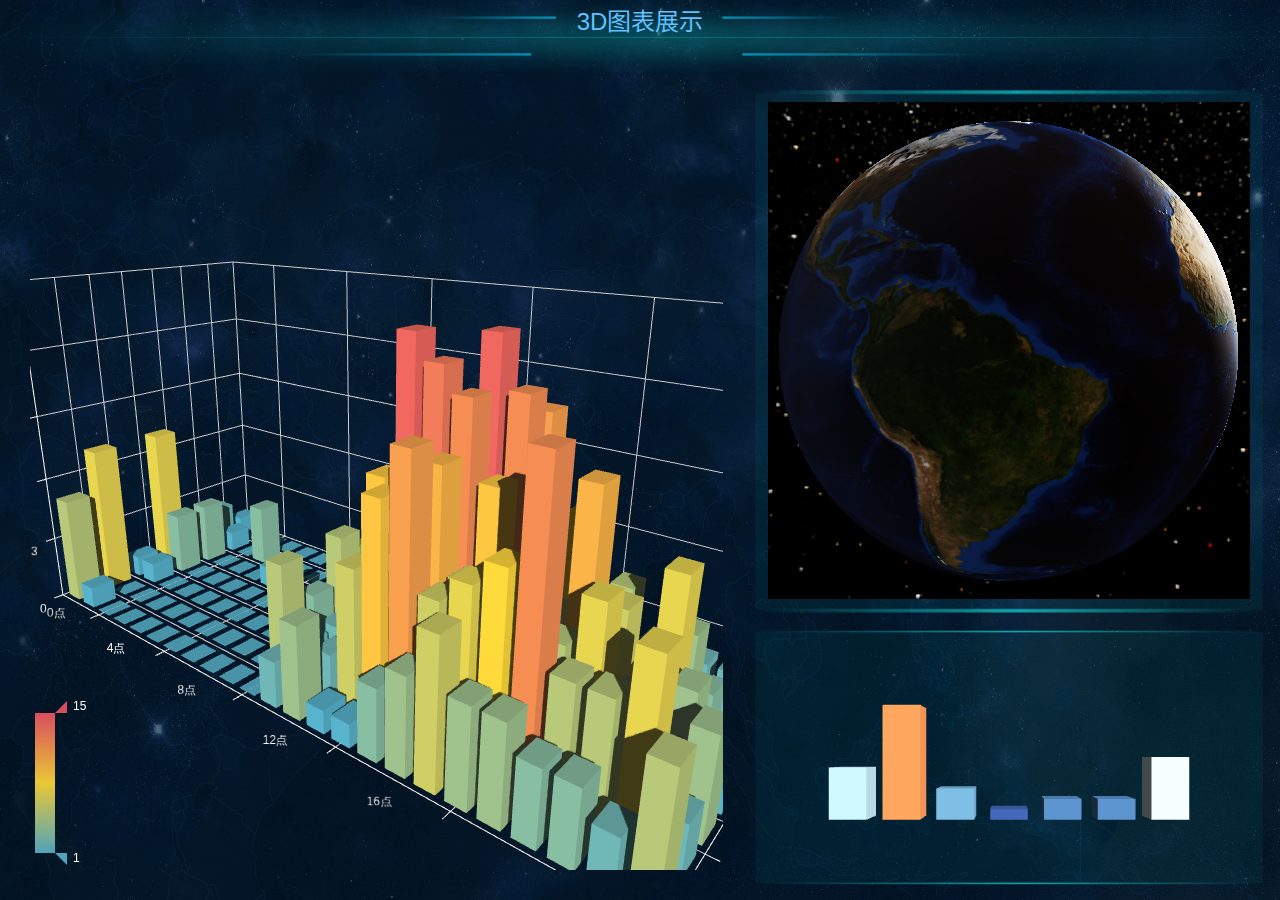
<file: iDataV/case02/index.html>
<!DOCTYPE html>

<html lang="zh-CN">
	<head>
		<meta charset="utf-8" />
	    <meta name="viewport" content="width=device-width,initial-scale=1,minimum-scale=1,maximum-scale=1,user-scalable=no" />
	    <meta http-equiv="X-UA-Compatible" content="IE=edge, chrome=1" />
		<title>3D图表展示</title>
		<link rel="stylesheet" href="css/bootstrap.min.css" />
		<link rel="stylesheet" href="css/app.css" />
	</head>
	
	<body class="bg05">
		<header class="header">
			<h3>3D图表展示</h3>
		</header>
		
		<div class="wrapper">
			<div class="container-fluid">
				<div class="row fill-h">
					<div class="col-lg-7 fill-h">
						<div class="xpanel-wrapper xpanel-wrapper-1">
							<div class="xpanel no-bg">
								<div class="fill-h" id="bar3D"></div>
							</div>
						</div>
					</div>
					<div class="col-lg-5 fill-h">
						<div class="xpanel-wrapper xpanel-wrapper-2-3">
							<div class="xpanel">
								<div class="fill-h" id="globe3D"></div>
							</div>
						</div>
						<div class="xpanel-wrapper xpanel-wrapper-1-3">
							<div class="xpanel">
								<div class="fill-h" id="bar2D"></div>
							</div>
						</div>
					</div>
				</div>
			</div>
		</div>
		
		<script type="text/javascript" src="js/jquery-3.3.1.min.js"></script>
		<script type="text/javascript" src="js/echarts.js"></script>
		<script type="text/javascript" src="js/echarts-gl.min.js"></script>
		<script type="text/javascript">
			$(function() {
				/******************* 3D柱形图 ******************/
				//初始化echarts实例
				const bar3D = echarts.init(document.getElementById("bar3D"));
				//数据
				const hours = ['0点', '1点', '2点', '3点', '4点', '5点', '6点', 
								'7点', '8点', '9点','10点','11点', '12点',
				        		'13点', '14点', '15点', '16点', '17点', '18点',
				        		'19点', '20点', '21点', '22点', '23点'];
				const days = ['星期一', '星期二', '星期三', '星期四', '星期五', '星期六', '星期天'];
				const data = [ //[hour, day, val]
					[0,0,5], [0,1,1], [0,2,0], [0,3,0],
					[0,4,0], [0,5,0], [0,6,0], [0,7,0],
					[0,8,0], [0,9,0], [0,10,0], [0,11,2],
					[0,12,4], [0,13,1], [0,14,1], [0,15,3],
					[0,16,4], [0,17,6], [0,18,4], [0,19,4],
					[0,20,3], [0,21,3], [0,22,2], [0,23,5],
					[1,0,7], [1,1,0], [1,2,0], [1,3,0], 
					[1,4,0], [1,5,0], [1,6,0], [1,7,0],
					[1,8,0], [1,9,0], [1,10,5], [1,11,2],
					[1,12,2], [1,13,6], [1,14,9], [1,15,11],
					[1,16,6], [1,17,7], [1,18,8], [1,19,12],
					[1,20,5], [1,21,5], [1,22,7], [1,23,2],
					[2,0,1], [2,1,1], [2,2,0], [2,3,0], 
					[2,4,0], [2,5,0], [2,6,0], [2,7,0],
					[2,8,0], [2,9,0], [2,10,3], [2,11,2],
					[2,12,1],[2,13,9],[2,14,8],[2,15,10],[2,16,6],[2,17,5],[2,18,5],[2,19,5],[2,20,7],[2,21,4],[2,22,2],[2,23,4],[3,0,7],[3,1,3],[3,2,0],[3,3,0],[3,4,0],[3,5,0],[3,6,0],[3,7,0],[3,8,1],[3,9,0],[3,10,5],[3,11,4],[3,12,7],[3,13,14],[3,14,13],[3,15,12],[3,16,9],[3,17,5],[3,18,5],[3,19,10],[3,20,6],[3,21,4],[3,22,4],[3,23,1],[4,0,1],[4,1,3],[4,2,0],[4,3,0],[4,4,0],[4,5,1],[4,6,0],[4,7,0],[4,8,0],[4,9,2],[4,10,4],[4,11,4],[4,12,2],[4,13,4],[4,14,4],[4,15,14],[4,16,12],[4,17,1],[4,18,8],[4,19,5],[4,20,3],[4,21,7],[4,22,3],[4,23,0],[5,0,2],[5,1,1],[5,2,0],[5,3,3],[5,4,0],[5,5,0],[5,6,0],[5,7,0],[5,8,2],[5,9,0],[5,10,4],[5,11,1],[5,12,5],[5,13,10],[5,14,5],[5,15,7],[5,16,11],[5,17,6],[5,18,0],[5,19,5],[5,20,3],[5,21,4],[5,22,2],[5,23,0],[6,0,1],[6,1,0],[6,2,0],[6,3,0],[6,4,0],[6,5,0],[6,6,0],[6,7,0],[6,8,0],[6,9,0],[6,10,1],[6,11,0],[6,12,2],[6,13,1],[6,14,3],[6,15,4],[6,16,0],[6,17,0],[6,18,0],[6,19,0],[6,20,1],[6,21,2],[6,22,2],[6,23,6]];
				const barOpt = {
				    tooltip: {
				    	formatter: function(params) {
				    		let series = params.seriesName;
				    		let val = params.value;
				    		return series + '<br/>' + 
				    			days[val[1]] + '<br/>' + 
				    			hours[val[0]] +'<br/>值：' + val[2];
				    	}
				    },
				    visualMap: {
				        max: 15,
				        min: 1,
				        calculable: true,
				        inRange: {
				            color: ['#50a3ba', '#eac736', '#d94e5d']
				        },
				        textStyle: {
				            color: '#fff'
				        }
				    },
				    grid3D: {
				    	boxWidth: 200,
				    	boxDepth: 80,
				        viewControl: {
				        	distance: 220, //视觉距离
				            autoRotate: false //自动旋转
				        },
				        light: { //光照配置
				            main: {
				                intensity: 1.2,
				                shadow: true
				            },
				            ambient: {
				                intensity: 0.3
				            }
				        },
				        axisLabel: {
				        	textStyle: {
				        		color: '#fff'
				        	}
				        },
				        axisLine: {
				        	lineStyle: {
				        		color: '#fff',
				        		width: 1
				        	}
				       	},
				       	axisPointer: {
				       		show: false
				       	}
				    },
				    xAxis3D: {
				        type: 'category',
				       	name: '',
				        data: hours
				    },
				    yAxis3D: {
				        type: 'category',
				        name: '',
				        data: days
				    },
				    zAxis3D: {
				        type: 'value',
						name: ''				        
				    },
				    series: [{
				        type: 'bar3D',
				        name: 'Bar3D',
				        data: data.map(function (item) {
				            return {
				                value: [item[1], item[0], item[2]]
				            }
				        }),
				        shading: 'lambert',
				        emphasis: {
				            label: {
				                textStyle: {
				                    fontSize: 16,
				                    color: '#900'
				                }
				            },
				            itemStyle: {
				                color: '#900'
				            }
				        }
				    }]
				};
				//渲染图表
				bar3D.setOption(barOpt);
				
				/****************** 3D地球 ********************/
				//初始化echart实例
				const globe3D = echarts.init(document.getElementById("globe3D"));
				//配置项
				const globeOpt = {
				    globe: {
				    	environment: 'img/bg09.jpg', //环境贴图
				        baseTexture: "img/globe.jpg", //地球的纹理
				        heightTexture: "img/globe.jpg", //地图的高度纹理
				        displacementScale: 0, //地球顶点位移的大小
				        shading: 'realistic', //着色效果，真实感渲染
				        realisticMaterial: { //真实感渲染配置
				            roughness: 0.8 //材质的粗糙度
				        },
				        postEffect: { //后处理特效配置
				            enable: true
				        },
				        light: { //光照设置
				            main: { //场景主光源设置，在globe设置中就是太阳光
				                intensity: 5, //主光源强度
				                shadow: true //是否投影
				            },
				            ambientCubemap: { //使用纹理作为光源的环境光， 会为物体提供漫反射和高光反射
				                texture: 'img/pisa.hdr', //环境光贴图
				                diffuseIntensity: 0.1 //漫反射强度
				            }
				        }
				    }
				};
				//渲染图表
				globe3D.setOption(globeOpt);
				
				/******************* 二维数据的3D展示 ******************/
				//初始化echarts实例
				const bar2D = echarts.init(document.getElementById("bar2D"));
				const xData = ['A', 'B', 'C', 'D', 'E', 'F', 'G'];
				const yData = [''];
				const data2 = [[0,0,5],[0,1,11],[0,2,3],[6,3,1],[6,4,2],[6,5,2],[6,6,6]];
				const barOpt2 = {
					visualMap: {
				        show: false,
				        max: 15,
				        inRange: {
				            color: ['#313695', '#4575b4', '#74add1', '#abd9e9', '#e0f3f8', '#ffffbf', '#fee090', '#fdae61', '#f46d43', '#d73027', '#a50026']
				        }
				    },
					grid3D: {
						show: false,
						left: 0,
						right: 0,
						top: 0,
						bottom: 0,
				        boxWidth: 300,
				        boxDepth: 20,
				        light: {
				            main: {
				                intensity: 1.2,
				                shadow: true
				            },
				            ambient: {
				                intensity: 0.3
				            }
				        },
				        viewControl:{
				            alpha: 0,
				            beta: 0
				        }
				    },
				    xAxis3D: {
				    	type: 'category',
				        name: '',
				        data: xData
				    },
				    yAxis3D: {
				    	type: 'category',
				        name: '',
				        data: yData
				    },
				    zAxis3D: {
				    	type: 'value',
				        name: ''
				    },
				    series: [{
				        type: 'bar3D',
				        data: data2.map(function (item) {
				            return {
				                value: [item[1], item[0], item[2]],
				            }
				        }),
				        shading: 'lambert',
				        label: {
				            textStyle: {
				                fontSize: 16,
				                borderWidth: 1
				            }
				        },
				        emphasis: {
				            label: {
				                textStyle: {
				                    fontSize: 20,
				                }
				            }
				        }
				    }]
				}
				//渲染图表
				bar2D.setOption(barOpt2);
				
				/********** 浏览器窗口改变时，重置报表大小 ****************/
				window.onresize = function() {
					bar3D.resize();
					globe3D.resize();
					bar2D.resize();
				}
			});
		</script>
	</body>
</html>
</file>
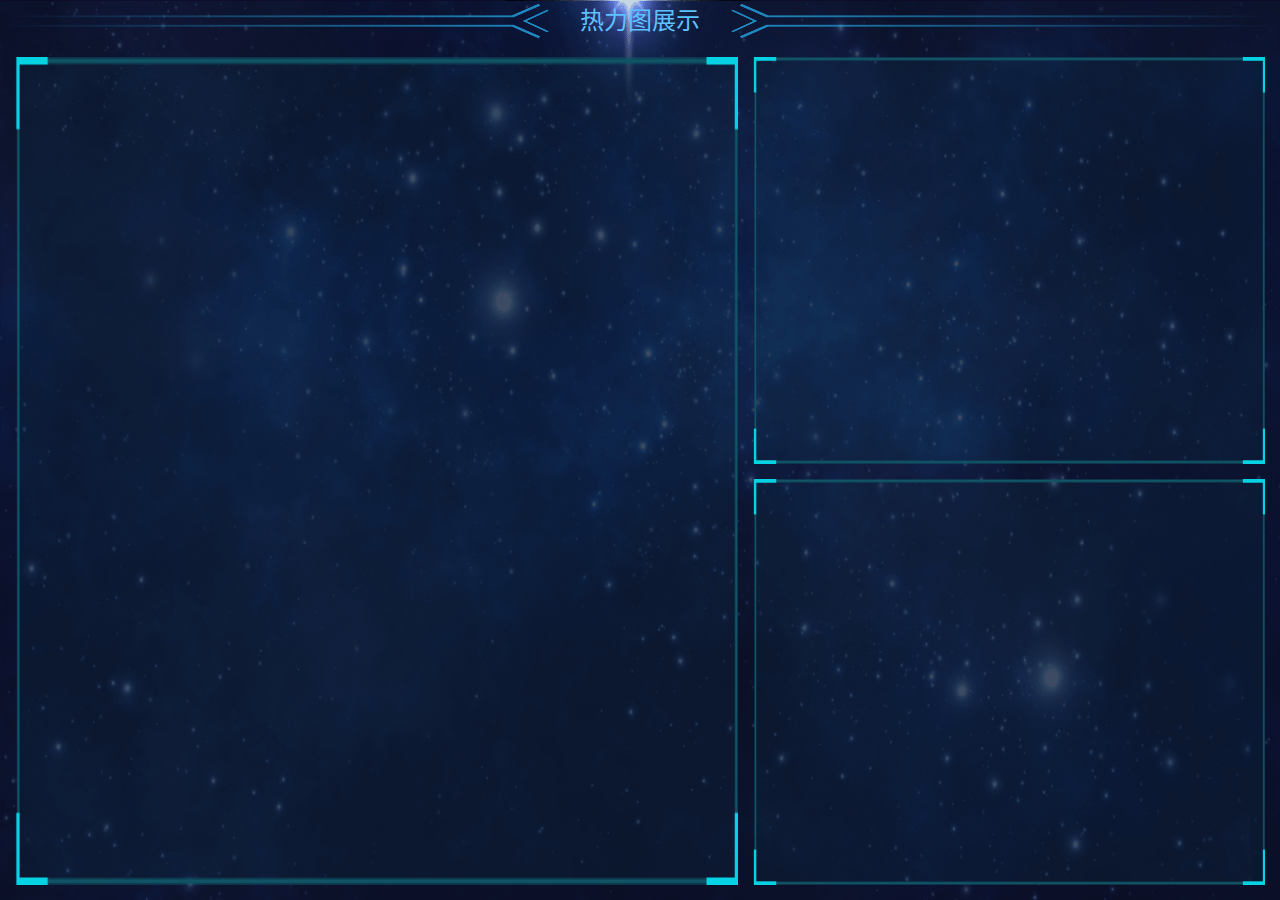
<file: iDataV/case03/index.html>
<!DOCTYPE html>

<html lang="zh-CN">
	<head>
		<meta charset="utf-8" />
	    <meta name="viewport" content="width=device-width,initial-scale=1,minimum-scale=1,maximum-scale=1,user-scalable=no" />
	    <meta http-equiv="X-UA-Compatible" content="IE=edge, chrome=1" />
		<title>热力图展示</title>
		<link rel="stylesheet" href="css/bootstrap.min.css" />
		<link rel="stylesheet" href="css/app.css" />
	</head>
	
	<body class="bg02">
		<header class="header">
			<h3>热力图展示</h3>
		</header>
		
		<div class="wrapper">
			<div class="container-fluid">
				<div class="row fill-h">
					<div class="col-lg-7 fill-h">
						<div class="xpanel-wrapper xpanel-wrapper-1">
							<div class="xpanel">
								<div class="fill-h" id="bmapChart"></div>
							</div>
						</div>
					</div>
					<div class="col-lg-5 fill-h">
						<div class="xpanel-wrapper xpanel-wrapper-2">
							<div class="xpanel">
								<div class="fill-h" id="heatmapChart"></div>
							</div>
						</div>
						<div class="xpanel-wrapper xpanel-wrapper-2">
							<div class="xpanel">
								<div class="fill-h" id="coordChart"></div>
							</div>
						</div>
					</div>
				</div>
			</div>
		</div>
		
		<script type="text/javascript" src="js/jquery-3.3.1.min.js"></script>
		<script type="text/javascript" src="http://api.map.baidu.com/api?v=3.0&ak=c6pIzPd8WxIKNAb3HxWSpboGhsS1ErDR"></script>
		<script type="text/javascript" src="js/echarts-3.8.5.min.js"></script>
		<script type="text/javascript" src="js/echarts-bmap.js"></script>
		<script type="text/javascript">
			$(function() {
				/*************** 基于百度地图的热力图 **************/
				//初始化echarts实例
				const bmapChart= echarts.init(document.getElementById("bmapChart"));
				//配置
				const bmapOpt = {
					animation: false,
			        bmap: {
			            center: [104.038869,30.464843],
			            zoom: 18,
			            roam: true
			        },
			        visualMap: {
			        	show: false,
			            bottom: 45,
			            calculable: true,
			            seriesIndex: 0,
			            min: 0,
			            max: 5,
			            inRange: {
			                color: ['green', 'yellow', 'red']
			            }
			        },
			        series: [{
			            type: 'heatmap',
			            coordinateSystem: 'bmap', //基于百度地图
			            pointSize: 5,
			            blurSize: 6
			        }]
				};
				bmapChart.setOption(bmapOpt);
				$.getJSON('data/bmap.json').done(function(data) {
					bmapChart.setOption({
						series: [{
							data: data
						}]
					});
					//添加百度地图插件
        			let bmap = bmapChart.getModel().getComponent('bmap').getBMap();
        			bmap.addControl(new BMap.MapTypeControl());
				});
				
				/*************** 笛卡尔坐标系上的热力图 **************/
				//初始化echarts实例
				const coordChart= echarts.init(document.getElementById("coordChart"));
				//数据
				const hours = ['12a', '0a', '1a', '2a', '3a', '4a', '5a', '6a', '7a', '8a', '9a', '10a', '11a', '12p',
					'1p', '2p', '3p', '4p', '5p', '6p', '7p', '8p', '9p', '10p', '11p'];
				const days = ['Sat', 'Fri', 'Thu', 'Wed', 'Tue', 'Mon'];
				//配置
				const coordOpt = {
					tooltip: {
				        position: 'top'
				   },
				    grid: {
				        top: 0,
				        bottom: 25,
				        left: 100,
				        right: 10,
				    },
				    xAxis: {
				        type: 'category',
				        data: hours,
				        splitArea: {
				            show: true
				        }
				    },
				    yAxis: {
				        type: 'category',
				        data: days,
				        splitArea: {
				            show: true
				        }
				    },
				    axisLabel: {
				    	color: '#fff'
				    },
				    visualMap: {
				        min: 0,
				        max: 10,
				        calculable: true,
				        left: 'left',
				        bottom: 20,
				        itemWidth: 10,
				        itemHeight: 80,
				        textStyle: {
				        	color: '#fff'
				        }
				    },
				    series: [{
				        name: 'Coord Heatmap',
				        type: 'heatmap',
				        label: {
				            normal: {
				                show: true
				            }
				        },
				        itemStyle: {
				            emphasis: {
				                shadowBlur: 10,
				                shadowColor: 'rgba(0, 0, 0, 0.5)'
				            }
				        }
				    }] 
				};
				//渲染图表
				coordChart.setOption(coordOpt)
				$.getJSON('data/coord.json').done(function(data) {
					let coordData = data.map(function(item) {
						return [item[1], item[0], item[2] || '-'];
					});
					coordChart.setOption({
						series: [{
							name: 'Coord Heatmap',
							data: coordData
						}]
					});
				});
				
				/******************* 热力图 **********************/
				//初始化echarts实例
				const heatmapChart = echarts.init(document.getElementById("heatmapChart"));
				//heatmapChart.showLoading();
				//数据
				const heatmapXData = [];
				const heatmapYData = [];
				for(let i=0;i<=200;i++) {
					heatmapXData.push(i);
					if(i<100) {
						heatmapYData.push(i);
					}
				}
				//配置
				const heatmapOpt = {
					tooltip: {},
				    grid: {
				    	top: 10,
				    	bottom: 25,
				    	left: 150,
				        right: 10,
				        backgroundColor: '#f00'
				    },
				    xAxis: {
				        type: 'category',
				        data: heatmapXData
				    },
				    yAxis: {
				        type: 'category',
				        data: heatmapYData
				    },
				    axisLabel: {
			        	color: '#fff'
			        },
				    visualMap: {
				        type: 'piecewise', //分段型
				        top: 0,
				        left: 0,
				        calculable: true,
				        realtime: false, //拖拽时，是否实时更新
				        min: 0,
				        max: 1,
				        splitNumber: 8,
				        textStyle: {
				        	color: '#fff'
				        },
				        inRange: {
				            color: ['#313695', '#4575b4', '#74add1', '#abd9e9', '#e0f3f8', '#ffffbf', '#fee090', '#fdae61', '#f46d43', '#d73027', '#a50026']
				        }
				    },
				    series: [{
				        name: 'Heatmap',
				        type: 'heatmap',
				        progressive: 1000,
				        animation: false,
				        itemStyle: {
				            emphasis: {
				                borderColor: '#333',
				                borderWidth: 1
				            }
				        }
				    }]
				};
				//渲染图表
				heatmapChart.setOption(heatmapOpt);
				$.getJSON('data/heatmap.json').done(function(data) {
					//heatmapChart.hideLoading();
					heatmapChart.setOption({
						series: [{
							name: 'Heatmap',
							data: data
						}]
					});
				});
				
				/********** 窗口大小改变时，重置报表大小 ********************/
				window.onresize = function() {
					bmapChart.resize();
					heatmapChart.resize();
					coordChart.resize();
				};
			});
		</script>
	</body>
</html>
</file>
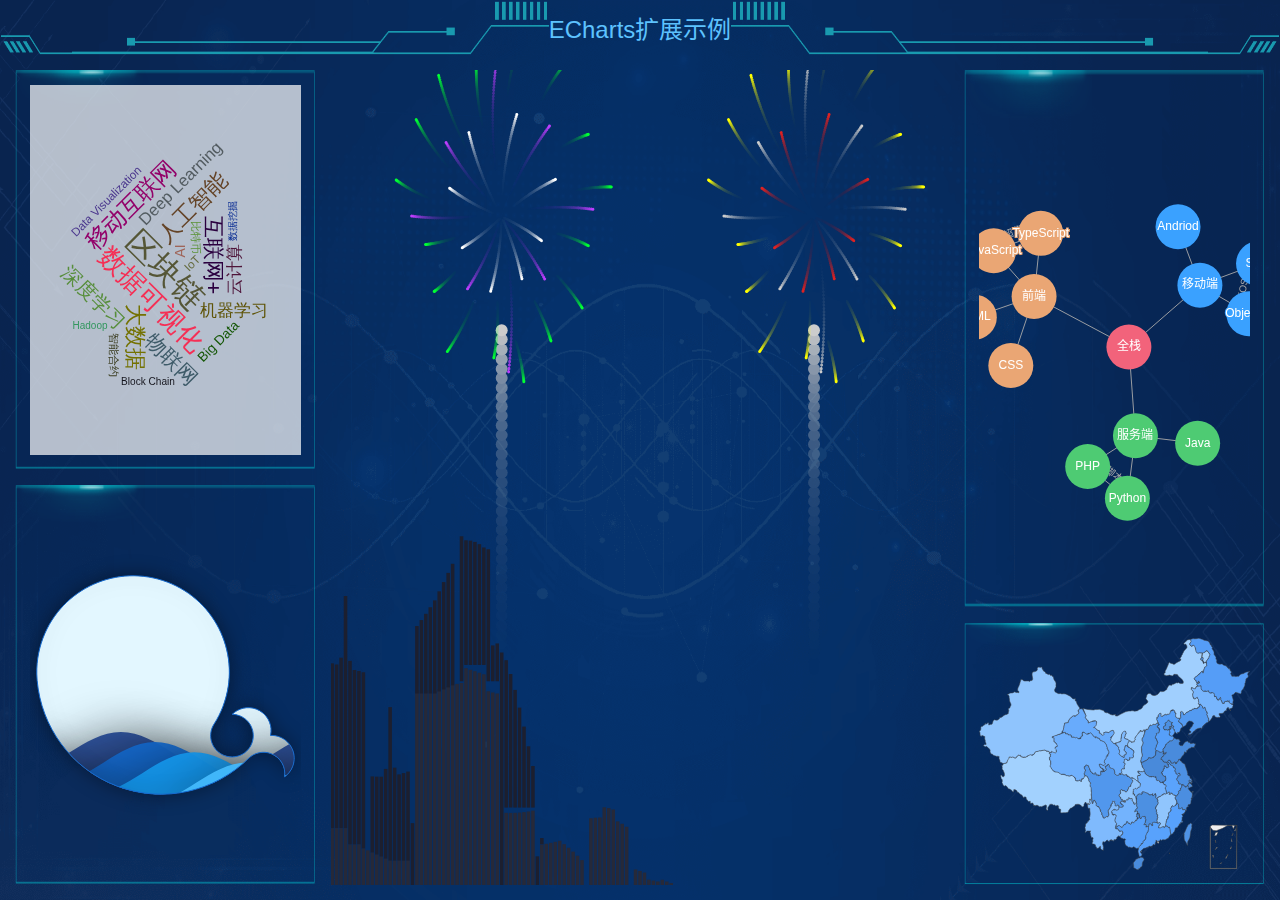
<file: iDataV/case04/index.html>
<!DOCTYPE html>

<html lang="zh-CN">
	<head>
		<meta charset="utf-8" />
	    <meta name="viewport" content="width=device-width,initial-scale=1,minimum-scale=1,maximum-scale=1,user-scalable=no" />
	    <meta http-equiv="X-UA-Compatible" content="IE=edge, chrome=1" />
		<title>ECharts扩展示例</title>
		<link rel="stylesheet" href="css/bootstrap.min.css" />
		<link rel="stylesheet" href="css/app.css" />
	</head>
	
	<body class="bg06">
		<header class="header">
			<h3>ECharts扩展示例</h3>
		</header>
		
		<div class="wrapper">
			<div class="container-fluid">
				<div class="row fill-h">
					<div class="col-lg-3 fill-h">
						<div class="xpanel-wrapper xpanel-wrapper-1-2">
							<div class="xpanel">
								<div class="fill-h" id="wordChart"></div>
							</div>
						</div>
						<div class="xpanel-wrapper xpanel-wrapper-1-2">
							<div class="xpanel">
								<div class="fill-h" id="ballChart"></div>
							</div>
						</div>
					</div>
					<div class="col-lg-6 fill-h">
						<div class="xpanel-wrapper xpanel-wrapper-1">
							<div class="xpanel no-padding no-bg">
								<div class="fill-h" id="fireworksChart"></div>
							</div>
						</div>
					</div>
					<div class="col-lg-3 fill-h">
						<div class="xpanel-wrapper xpanel-wrapper-2-3">
							<div class="xpanel">
								<div class="fill-h" id="relationChart"></div>
							</div>
						</div>
						<div class="xpanel-wrapper xpanel-wrapper-1-3">
							<div class="xpanel">
								<div class="fill-h" id="mapChart"></div>
							</div>
						</div>
					</div>
				</div>
			</div>
		</div>
		
		<script type="text/javascript" src="js/jquery-3.3.1.min.js"></script>
		<script type="text/javascript" src="js/echarts-3.8.5.min.js"></script>
		<script type="text/javascript" src="js/echarts-wordcloud.min.js"></script>
		<script type="text/javascript" src="js/echarts-liquidfill.min.js"></script>
		<script type="text/javascript" src="js/echarts-map-china.js"></script>
		<script type="text/javascript">
			$(function() {
				/*************** 中国地图 **************/
				//初始化echarts实例
				const mapChart = echarts.init(document.getElementById("mapChart"));
				(function() {
					let data = [
						{"name": "辽宁", "value": 77},
						{"name": "吉林", "value": 42},
						{"name": "黑龙江", "value": 72},
						{"name": "四川", "value": 81},
						{"name": "湖北", "value": 47},
						{"name": "福建", "value": 67},
						{"name": "深圳", "value": 82},
						{"name": "广东", "value": 66},
						{"name": "重庆", "value": 24},
						{"name": "湖南", "value": 92},
						{"name": "上海", "value": 95},
						{"name": "江苏", "value": 91},
						{"name": "浙江", "value": 94},
						{"name": "安徽", "value": 64},
						{"name": "北京", "value": 91},
						{"name": "天津", "value": 65},
						{"name": "山东", "value": 98},
						{"name": "山西", "value": 83},
						{"name": "河南", "value": 100},
						{"name": "河北", "value": 70},
						{"name": "内蒙古", "value": 11},
						{"name": "江西", "value": 23},
						{"name": "贵州", "value": 45},
						{"name": "云南", "value": 36},
						{"name": "西藏", "value": 9},
						{"name": "陕西", "value": 21},
						{"name": "甘肃", "value": 54},
						{"name": "青海", "value": 48},
						{"name": "宁夏", "value": 36},
						{"name": "新疆", "value": 24},
						{"name": "广西", "value": 68},
						{"name": "海南", "value": 99},
						{"name": "台湾", "value": 88}
					];
					
					let opt = {
						visualMap: {
					        show: false,
					        orient: 'horizontal',
					        left: 'left',
					        top: 'top',
					        itemWidth: 5,
					        calculable: true,
					        seriesIndex: [0],
					        inRange: {
					            color: ['#aed8fe', '#57a1fc', '#3a73b8', '#2B32B2']
					        }
					    },
						geo: {
							map: 'china',
					        roam: false, //开启鼠标缩放和漫游
					        zoom: 1, //地图缩放级别
							selectedMode: false, //选中模式：single | multiple
							left: 0,
							right: 0,
							top: 0,
							bottom: 0,
							layoutCenter: ['50%', '50%'], //设置后left/right/top/bottom等属性无效
							//layoutSize: '100%', //保持地图宽高比
					        label: {
					            emphasis: {
					                show: true,
					                textStyle: {
					                	fontSize: 10,
					                	color: '#fff'
					                }
					            }
					        }
						},
						series: [{
							type: 'map',
							geoIndex: 0,
							data: data
						}]
					};
					mapChart.setOption(opt);
				})();
				
				/*************** 烟花秀 **************/
				//初始化echarts实例
				const fireworksChart = echarts.init(document.getElementById("fireworksChart"));
				(function() {
					let r = function(max) {
		                let m = max || 10;
		                return Math.floor(Math.random() * m);
		            };
		
		            let moonAndStars = {
		                type: 'graph',
		                data: (function() {
		                    let moonPosition = {
		                        x: 190,
		                        y: 0.5
		                    }
		                    let moon = [{
		                        symbolSize: 70,
		                        x: moonPosition.x,
		                        y: moonPosition.y
		                    }, {
		                        symbolSize: 60,
		                        x: moonPosition.x - 1.5,
		                        y: moonPosition.y - 1.5,
		                        itemStyle: {
		                            normal: {
		                                color: 'rgb(51, 51, 51)'
		                            }
		                        }
		                    }, {
		                        symbolSize: 0,
		                        x: 0,
		                        y: 0
		                    }, {
		                        symbolSize: 0,
		                        x: 200,
		                        y: 100
		                    }];
		                    let num = 100;
		                    let stars = [];
		                    for (let i = 0; i < num; i++) {
		                        stars.push({
		                            symbolSize: r(3),
		                            x: r(200),
		                            y: r(50)
		                        })
		                    }
		                    return moon.concat(stars);
		                })(),
		                itemStyle: {
		                    normal: {
		                        color: '#ccc'
		                    }
		                },
		                silent: true,
		                z: -1
		            };
		
		            let roofs = [
		                /*三角形*/
		                [1, 2, 3, 4, 5, 4, 3, 2, 1],
		                /*凸*/
		                [2, 2, 2, 4, 4, 4, 2, 2, 2],
		                [2, 2, 2, 4, 20, 4, 2, 2, 2],
		                [10, 9, 8, 7, 6, 5, 4, 3, 2, 1],
		                [6, 6, 6, 6, 6, 5, 4, 3, 2, 1],
		                [0.3, 1, 1.6, 2.5, 3, 3.5, 3.6, 3.7, 3.7, 3.6, 3.5, 3, 2.5, 1.6, 1, 0.3],
		                [6, 6, 6, 6, 6, 2, 2, 2],
		                [6, 5.5, 5, 4.5, 4, 3.5, 3, 2.5, 2, 1.5],
		                [1, 1, 1, 1, 1, 1.5, 2, 2.5, 3, 3.5, 4],
		                [1, 1, 1, 1, 1, 1, 1],
		                [4, 4, 4, 2, 2, 2, 4, 4, 4]
		
		            ];
		            let build = function(height) {
		                let arr = [100];
		                let l = 14;
		                let h = height || 50;
		                let addFloor = function(arr, l) {
		                    let a = [];
		                    for (let i = 0; i < arr.length; i++) {
		                        a.push(arr[i] + l);
		                    }
		                    return a;
		                };
		                for (let i = 0; i < l; i++) {
		                    let newRoof = addFloor(roofs[r(11)], r(h));
		                    if (Math.random() < .5) {
		                        newRoof.reverse()
		                    }
		                    arr = arr.concat(newRoof);
		                    if (Math.random() < .5) {
		                        arr.push(0)
		                    }
		                }
		                return arr;
		            };
		            let building = build();
		            let building2 = (function() {
		                let b = build(100);
		                for(let i = 0; i < b.length; i++) {
		                    if(b[i] > building[i]) {
		                        b[i] = b[i] - building[i];
		                    }
		                }
		                return b;
		            })()
		
		            option = {
		                title: {
		                    text: '',
		                    top: 20,
		                    left: 'center',
		                    textStyle: {
		                        fontSize: 20,
		                        color: '#fff',
		                        fontWeight: 'bold'
		                    }
		                },
		                stack: true,
		                grid: {
		                    bottom: 0,
		                    top: 0,
		                    left: -10,
		                    right: -10
		                },
		                xAxis: {
		                    data: [],
		                    silent: true,
		                    splitLine: {
		                        show: false
		                    },
		                    axisLine: {
		                        show: false
		                    }
		                },
		                yAxis: {
		                    silent: true,
		                    splitLine: {
		                        show: false
		                    },
		                    axisLine: {
		                        show: false
		                    },
		                    axisTick: {
		                        show: false
		                    },
		                    axisLabel: {
		                        show: false
		                    }
		                },
		                series: [{
		                    type: 'bar',
		                    data: building,
		                    itemStyle: {
		                        normal: {
		                            color: 'rgb(38, 41, 57)'
		                        }
		                    },
		                    animationDelay: function(idx) {
		                        return idx * 10;
		                    }
		                }, {
		                    type: 'bar',
		                    data: building2,
		                    itemStyle: {
		                        normal: {
		                            color: 'rgb(28, 31, 47)'
		                        }
		                    },
		                    animationDelay: function(idx) {
		                        return idx * 10 + 300;
		                    }
		                }, {
		                    coordinateSystem: 'cartesian2d',
		                    type: 'lines',
		                    zlevel: 2,
		                    symbolSize: 3,
		                    effect: {
		                        show: true,
		                        period: 1,
		                        trailLength: 0.01,
		                        symbolSize: 5,
		                        symbol: 'pin',
		                        loop: true
		                    },
		                    lineStyle: {
		                        normal: {
		                            color: '#BF3EFF',
		                            opacity: 0.005,
		                            //curveness: -0.05,
		                            width: 0.01,
		                            //opacity: 0.6,
		                            curveness: 0.1
		                        }
		                    },
		                    data: [{
		                        coords: [ // 竖直向上
		                            [40, 166],
		                            [40, 210]
		                        ]
		                    }, { // 水平向右
		                        coords: [
		                            [41, 165],
		                            [65, 165]
		
		                        ]
		                    }, { // 水平向左
		                        coords: [
		                            [39, 165],
		                            [15, 165]
		                        ]
		                    }, { // 垂直向下
		                        coords: [
		                            [40, 164],
		                            [40, 115]
		                        ]
		                    }, { //第一象限
		                        coords: [
		                            [40, 164],
		                            [55, 192]
		                        ]
		                    }, { //第一象限
		                        coords: [
		                            [40, 164],
		                            [56, 175]
		                        ],
		                        lineStyle: {
		                            normal: {
		                                color: '#FFFFFF'
		                            }
		                        }
		                    }, { //第一象限
		                        coords: [
		                            [40, 164],
		                            [46, 197]
		                        ],
		                        lineStyle: {
		                            normal: {
		                                color: '#FFFFFF'
		                            }
		                        }
		                    }, { //第一象限
		                        coords: [
		                            [41, 190],
		                            [47, 215]
		                        ],
		                        lineStyle: {
		                            normal: {
		                                color: '#00FF33'
		                            }
		                        }
		                    }, { //第一象限
		                        coords: [
		                            [48, 190],
		                            [57, 205]
		                        ],
		                        lineStyle: {
		                            normal: {
		                                color: '#00FF33'
		                            }
		                        }
		                    }, { //第一象限
		                        coords: [
		                            [52, 180],
		                            [62, 185]
		                        ],
		                        lineStyle: {
		                            normal: {
		                                color: '#00FF33'
		                            }
		                        }
		                    }, { //第一象限
		                        coords: [
		                            [55, 170],
		                            [68, 171]
		                        ],
		                        lineStyle: {
		                            normal: {
		                                color: '#00FF33'
		                            }
		                        }
		                    }, { //第二象限
		                        coords: [
		                            [39, 166],
		                            [24, 190]
		                        ]
		                    }, { //第二象限
		                        coords: [
		                            [40, 164],
		                            [24, 175]
		                        ],
		                        lineStyle: {
		                            normal: {
		                                color: '#FFFFFF'
		                            }
		                        }
		                    }, { //第二象限
		                        coords: [
		                            [40, 164],
		                            [31, 195]
		                        ],
		                        lineStyle: {
		                            normal: {
		                                color: '#FFFFFF'
		                            }
		                        }
		                    }, { //第二象限
		                        coords: [
		                            [25, 168],
		                            [13, 176]
		                        ],
		                        lineStyle: {
		                            normal: {
		                                color: '#00FF33'
		                            }
		                        }
		                    }, { //第二象限
		                        coords: [
		                            [29, 175],
		                            [18, 195]
		                        ],
		                        lineStyle: {
		                            normal: {
		                                color: '#00FF33'
		                            }
		                        }
		                    }, { //第二象限
		                        coords: [
		                            [33, 179],
		                            [24, 210]
		                        ],
		                        lineStyle: {
		                            normal: {
		                                color: '#00FF33'
		                            }
		                        }
		                    }, { //第二象限
		                        coords: [
		                            [36, 185],
		                            [35, 210]
		                        ],
		                        lineStyle: {
		                            normal: {
		                                color: '#00FF33'
		                            }
		                        }
		                    }, { //第三象限
		                        coords: [
		                            [40, 164],
		                            [26, 137]
		                        ]
		                    }, { //第三象限
		                        coords: [
		                            [40, 164],
		                            [34, 135]
		                        ],
		                        lineStyle: {
		                            normal: {
		                                color: '#FFFFFF'
		                            }
		                        }
		                    }, { //第三象限
		                        coords: [
		                            [40, 164],
		                            [25, 153]
		                        ],
		                        lineStyle: {
		                            normal: {
		                                color: '#FFFFFF'
		                            }
		                        }
		                    }, { //第三象限
		                        coords: [
		                            [39, 144],
		                            [36, 120]
		                        ],
		                        lineStyle: {
		                            normal: {
		                                color: '#00FF33'
		                            }
		                        }
		                    }, { //第三象限
		                        coords: [
		                            [34, 144],
		                            [22, 123]
		                        ],
		                        lineStyle: {
		                            normal: {
		                                color: '#00FF33'
		                            }
		                        }
		                    }, { //第三象限
		                        coords: [
		                            [30, 151],
		                            [21, 143]
		                        ],
		                        lineStyle: {
		                            normal: {
		                                color: '#00FF33'
		                            }
		                        }
		                    }, { //第三象限
		                        coords: [
		                            [30, 159],
		                            [18, 157]
		                        ],
		                        lineStyle: {
		                            normal: {
		                                color: '#00FF33'
		                            }
		                        }
		                    }, { // 第四象限
		                        coords: [
		                            [40, 164],
		                            [55, 135]
		                        ]
		                    }, { // 第四象限
		                        coords: [
		                            [40, 164],
		                            [55, 152]
		                        ],
		                        lineStyle: {
		                            normal: {
		                                color: '#FFFFFF'
		                            }
		                        }
		                    }, { // 第四象限
		                        coords: [
		                            [40, 164],
		                            [46, 135]
		                        ],
		                        lineStyle: {
		                            normal: {
		                                color: '#FFFFFF'
		                            }
		                        }
		                    }, { //第四象限
		                        coords: [
		                            [52, 160],
		                            [65, 153]
		                        ],
		                        lineStyle: {
		                            normal: {
		                                color: '#00FF33'
		                            }
		                        }
		                    }, { //第四象限
		                        coords: [
		                            [52, 150],
		                            [62, 133]
		                        ],
		                        lineStyle: {
		                            normal: {
		                                color: '#00FF33'
		                            }
		                        }
		                    }, { //第四象限
		                        coords: [
		                            [47, 144],
		                            [53, 123]
		                        ],
		                        lineStyle: {
		                            normal: {
		                                color: '#00FF33'
		                            }
		                        }
		                    }, { //第四象限
		                        coords: [
		                            [43, 134],
		                            [45, 113]
		                        ],
		                        lineStyle: {
		                            normal: {
		                                color: '#00FF33'
		                            }
		                        }
		                    }, ],
		                    animationDelay: 1100
		                }, {
		                    coordinateSystem: 'cartesian2d',
		                    type: 'lines',
		                    zlevel: -2,
		                    effect: {
		                        show: true,
		                        period: 1,
		                        trailLength: 0.01,
		                        symbolSize: 12,
		                        symbol: 'circle',
		                        loop: true
		                    },
		                    lineStyle: {
		                        normal: {
		                            color: '#ccc',
		                            opacity: 0,
		                            curveness: 0
		                        }
		                    },
		                    data: [{
		                        coords: [
		                            [40, 25],
		                            [40, 165]
		                        ]
		                    }],
		                    animationDelay: 1100
		                }, {
		                    coordinateSystem: 'cartesian2d',
		                    type: 'lines',
		                    zlevel: -2,
		                    effect: {
		                        show: true,
		                        period: 1,
		                        trailLength: 0.01,
		                        symbolSize: 12,
		                        symbol: 'circle',
		                        loop: true
		                    },
		                    lineStyle: {
		                        normal: {
		                            color: '#ccc',
		                            opacity: 0,
		                            curveness: 0
		                        }
		                    },
		                    data: [{
		                        coords: [
		                            [110, 25],
		                            [110, 165]
		                        ]
		                    }],
		                    animationDelay: 1100
		                }, {
		                    coordinateSystem: 'cartesian2d',
		                    type: 'lines',
		                    zlevel: 2,
		                    symbolSize: 3,
		                    effect: {
		                        show: true,
		                        period: 1,
		                        trailLength: 0.01,
		                        symbolSize: 5,
		                        symbol: 'pin',
		                        loop: true
		                    },
		                    lineStyle: {
		                        normal: {
		                            color: '#ccc',
		                            opacity: 0.02,
		                            //curveness: -0.05,
		                            width: 0.01,
		                            //opacity: 0.6,
		                            curveness: 0.1
		                        }
		                    },
		                    data: [{
		                        coords: [ // 竖直向上
		                            [110, 166],
		                            [110, 210]
		                        ]
		                    }, { // 水平向右
		                        coords: [
		                            [111, 165],
		                            [135, 165]
		
		                        ]
		                    }, { // 水平向左
		                        coords: [
		                            [109, 165],
		                            [85, 165]
		                        ]
		                    }, { // 垂直向下
		                        coords: [
		                            [110, 164],
		                            [110, 115]
		                        ]
		                    }, { //第一象限
		                        coords: [
		                            [110, 164],
		                            [125, 192]
		                        ]
		                    }, { //第一象限
		                        coords: [
		                            [110, 164],
		                            [126, 175]
		                        ],
		                        lineStyle: {
		                            normal: {
		                                color: '#DD2222'
		                            }
		                        }
		                    }, { //第一象限
		                        coords: [
		                            [110, 164],
		                            [116, 197]
		                        ],
		                        lineStyle: {
		                            normal: {
		                                color: '#DD2222'
		                            }
		                        }
		                    }, { //第一象限
		                        coords: [
		                            [111, 190],
		                            [117, 215]
		                        ],
		                        lineStyle: {
		                            normal: {
		                                color: '#FFFF00'
		                            }
		                        }
		                    }, { //第一象限
		                        coords: [
		                            [118, 190],
		                            [127, 205]
		                        ],
		                        lineStyle: {
		                            normal: {
		                                color: '#FFFF00'
		                            }
		                        }
		                    }, { //第一象限
		                        coords: [
		                            [122, 180],
		                            [132, 185]
		                        ],
		                        lineStyle: {
		                            normal: {
		                                color: '#FFFF00'
		                            }
		                        }
		                    }, { //第一象限
		                        coords: [
		                            [125, 170],
		                            [138, 171]
		                        ],
		                        lineStyle: {
		                            normal: {
		                                color: '#FFFF00'
		                            }
		                        }
		                    }, { //第二象限
		                        coords: [
		                            [109, 166],
		                            [94, 190]
		                        ]
		                    }, { //第二象限
		                        coords: [
		                            [110, 164],
		                            [94, 175]
		                        ],
		                        lineStyle: {
		                            normal: {
		                                color: '#DD2222'
		                            }
		                        }
		                    }, { //第二象限
		                        coords: [
		                            [110, 164],
		                            [101, 195]
		                        ],
		                        lineStyle: {
		                            normal: {
		                                color: '#DD2222'
		                            }
		                        }
		                    }, { //第二象限
		                        coords: [
		                            [95, 168],
		                            [83, 176]
		                        ],
		                        lineStyle: {
		                            normal: {
		                                color: '#FFFF00'
		                            }
		                        }
		                    }, { //第二象限
		                        coords: [
		                            [99, 175],
		                            [88, 195]
		                        ],
		                        lineStyle: {
		                            normal: {
		                                color: '#FFFF00'
		                            }
		                        }
		                    }, { //第二象限
		                        coords: [
		                            [103, 179],
		                            [94, 210]
		                        ],
		                        lineStyle: {
		                            normal: {
		                                color: '#FFFF00'
		                            }
		                        }
		                    }, { //第二象限
		                        coords: [
		                            [106, 185],
		                            [105, 210]
		                        ],
		                        lineStyle: {
		                            normal: {
		                                color: '#FFFF00'
		                            }
		                        }
		                    }, { //第三象限
		                        coords: [
		                            [110, 164],
		                            [96, 137]
		                        ]
		                    }, { //第三象限
		                        coords: [
		                            [110, 164],
		                            [104, 135]
		                        ],
		                        lineStyle: {
		                            normal: {
		                                color: '#DD2222'
		                            }
		                        }
		                    }, { //第三象限
		                        coords: [
		                            [110, 164],
		                            [95, 153]
		                        ],
		                        lineStyle: {
		                            normal: {
		                                color: '#DD2222'
		                            }
		                        }
		                    }, { //第三象限
		                        coords: [
		                            [109, 144],
		                            [106, 120]
		                        ],
		                        lineStyle: {
		                            normal: {
		                                color: '#FFFF00'
		                            }
		                        }
		                    }, { //第三象限
		                        coords: [
		                            [104, 144],
		                            [92, 123]
		                        ],
		                        lineStyle: {
		                            normal: {
		                                color: '#FFFF00'
		                            }
		                        }
		                    }, { //第三象限
		                        coords: [
		                            [100, 151],
		                            [91, 143]
		                        ],
		                        lineStyle: {
		                            normal: {
		                                color: '#FFFF00'
		                            }
		                        }
		                    }, { //第三象限
		                        coords: [
		                            [100, 159],
		                            [88, 157]
		                        ],
		                        lineStyle: {
		                            normal: {
		                                color: '#FFFF00'
		                            }
		                        }
		                    }, { // 第四象限
		                        coords: [
		                            [110, 164],
		                            [125, 135]
		                        ]
		                    }, { // 第四象限
		                        coords: [
		                            [110, 164],
		                            [125, 152]
		                        ],
		                        lineStyle: {
		                            normal: {
		                                color: '#DD2222'
		                            }
		                        }
		                    }, { // 第四象限
		                        coords: [
		                            [110, 164], // 红色象限位置错乱 由 [555, 164] 改为[110, 164]
		                            [116, 135]
		                        ],
		                        lineStyle: {
		                            normal: {
		                                color: '#DD2222'
		                            }
		                        }
		                    }, { //第四象限
		                        coords: [
		                            [122, 160],
		                            [135, 153]
		                        ],
		                        lineStyle: {
		                            normal: {
		                                color: '#FFFF00'
		                            }
		                        }
		                    }, { //第四象限
		                        coords: [
		                            [122, 150],
		                            [132, 133]
		                        ],
		                        lineStyle: {
		                            normal: {
		                                color: '#FFFF00'
		                            }
		                        }
		                    }, { //第四象限
		                        coords: [
		                            [117, 144],
		                            [123, 123]
		                        ],
		                        lineStyle: {
		                            normal: {
		                                color: '#FFFF00'
		                            }
		                        }
		                    }, { //第四象限
		                        coords: [
		                            [113, 134],
		                            [115, 113]
		                        ],
		                        lineStyle: {
		                            normal: {
		                                color: '#FFFF00'
		                            }
		                        }
		                    }, ],
		                    animationDelay: 1100
		                }],
		                animationEasing: 'elasticOut',
		                animationDelayUpdate: function(idx) {
		                    return idx * 5;
		                }
		            };
		            
		            fireworksChart.setOption(option);
				})();
				
				/*************** 关系图 **************/
				//初始化echarts实例
				const relationChart = echarts.init(document.getElementById("relationChart"));
				const relationOpt = {
				    animationDurationUpdate: 1500,
				    animationEasingUpdate: 'quinticInOut',
				    label: {
				        normal: {
				            show: true,
				            textStyle: {
				                fontSize: 12
				            }
				        }
				    },
				    series: [{
			            type: 'graph',
			            symbolSize: 45,
			            focusNodeAdjacency: true,
			            roam: true,
			            layout: 'force',
			            force: {
			                repulsion: 320 //斥力因子，值越大，斥力越大
			            },
			            label: {
			                normal: {
			                    show: true,
			                    textStyle: {
			                        fontSize: 12
			                    },
			                }
			            },
			            edgeSymbolSize: [4, 50],
			            edgeLabel: {
			                normal: {
			                    show: true,
			                    textStyle: {
			                        fontSize: 10
			                    },
			                    formatter: "{c}"
			                }
			            },
			            categories: [{
			            	name: '全栈',
			            	itemStyle: {
			            		normal: {
			            			color: '#f2637b'
			            		}
			            	}
			            }, {
			                name: '前端',
			                itemStyle: {
			                    normal: {
			                        color: "#eaa674",
			                    }
			                }
			            }, {
			                name: '移动端',
			                itemStyle: {
			                    normal: {
			                        color: "#3aa1ff",
			                    }
			                }
			            }, {
			                name: '服务端',
			                itemStyle: {
			                    normal: {
			                        color: "#4ecb73",
			                    }
			                }
			            }],
			            data: [{
			            	name: '全栈',
			            	category: 0,
			            	draggable: true
			            }, {
			            	name: '前端',
			            	category: 1,
			            	draggable: true
			            }, {
			            	name: '移动端',
			            	category: 2,
			            	draggable: true
			            }, {
			            	name: '服务端',
			            	category: 3,
			            	draggable: true
			            }, {
			                name: 'HTML',
			                category: 1,
			                draggable: true,
			            }, {
			                name: 'CSS',
			                category: 1,
			                draggable: true,
			            }, {
			                name: 'JavaScript',
			                category: 1,
			                draggable: true,
			            }, {
			                name: 'TypeScript',
			                category: 1,
			                draggable: true,
			            }, {
			                name: 'Java',
			                category: 3,
			                draggable: true,
			            }, {
			                name: 'PHP',
			                category: 3,
			                draggable: true,
			            }, {
			                name: 'Python',
			                category: 3,
			                draggable: true,
			            }, {
			                name: 'Andriod',
			                category: 2,
			                draggable: true,
			            }, {
			                name: 'Object-C',
			                category: 2,
			                draggable: true,
			            }, {
			                name: 'Swift',
			                category: 2,
			                draggable: true,
			            }],
			            links: [{
			            	source: 0,
			                target: 1,
			                value: ''
			            }, {
			            	source: 0,
			                target: 2,
			                value: ''
			            }, {
			            	source: 0,
			                target: 3,
			                value: ''
			            }, {
			                source: 1,
			                target: 4,
			                value: ''
			            }, {
			            	source: 1,
			                target: 5,
			                value: ''
			            }, {
			            	source: 1,
			                target: 6,
			                value: ''
			            }, {
			            	source: 1,
			                target: 7,
			                value: ''
			            }, {
			                source: 6,
			                target: 7,
			                value: '超集'
			            }, {
			            	source: 3,
			                target: 8,
			                value: ''
			            }, {
			            	source: 3,
			                target: 9,
			                value: ''
			            }, {
			            	source: 3,
			                target: 10,
			                value: ''
			            }, {
			            	source: 9,
			                target: 10,
			                value: '脚本'
			            }, {
			            	source: 2,
			                target: 11,
			                value: ''
			            }, {
			            	source: 2,
			                target: 12,
			                value: ''
			            }, {
			            	source: 2,
			                target: 13,
			                value: ''
			            }, {
			            	source: 12,
			                target: 13,
			                value: 'iOS'
			            }],
			            lineStyle: {
			                normal: {
			                    opacity: 0.9,
			                    width: 1,
			                    curveness: 0
			                }
			            }
				    }]
				};
				relationChart.setOption(relationOpt);
				
				/*************** 水球 **************/
				//https://github.com/ecomfe/echarts-liquidfill
				//初始化echarts实例
				const ballChart= echarts.init(document.getElementById("ballChart"));
				const ballOpt = {
					series: [{
				        type: 'liquidFill',
				        radius: '95%',
				        label: {
				        	show: false
				        },
				        shape: 'path://M367.855,428.202c-3.674-1.385-7.452-1.966-11.146-1.794c0.659-2.922,0.844-5.85,0.58-8.719 c-0.937-10.407-7.663-19.864-18.063-23.834c-10.697-4.043-22.298-1.168-29.902,6.403c3.015,0.026,6.074,0.594,9.035,1.728 c13.626,5.151,20.465,20.379,15.32,34.004c-1.905,5.02-5.177,9.115-9.22,12.05c-6.951,4.992-16.19,6.536-24.777,3.271 c-13.625-5.137-20.471-20.371-15.32-34.004c0.673-1.768,1.523-3.423,2.526-4.992h-0.014c0,0,0,0,0,0.014 c4.386-6.853,8.145-14.279,11.146-22.187c23.294-61.505-7.689-130.278-69.215-153.579c-61.532-23.293-130.279,7.69-153.579,69.202 c-6.371,16.785-8.679,34.097-7.426,50.901c0.026,0.554,0.079,1.121,0.132,1.688c4.973,57.107,41.767,109.148,98.945,130.793 c58.162,22.008,121.303,6.529,162.839-34.465c7.103-6.893,17.826-9.444,27.679-5.719c11.858,4.491,18.565,16.6,16.719,28.643 c4.438-3.126,8.033-7.564,10.117-13.045C389.751,449.992,382.411,433.709,367.855,428.202z',
				        outline: {
				            show: false
				        },
				        backgroundStyle: {
				            borderColor: '#156ACF',
				            borderWidth: 1,
				            shadowColor: 'rgba(0, 0, 0, 0.4)',
				            shadowBlur: 20
				        },
				        data: [0.6, 0.5, 0.4, 0.3]
				    }]
				};
				ballChart.setOption(ballOpt);
				
				/*************** 词云 **************/
				//https://github.com/ecomfe/echarts-wordcloud
				//初始化echarts实例
				const wordChart= echarts.init(document.getElementById("wordChart"));
				const wordOpt = {
				    series: [{
				        type: 'wordCloud',
				        shape: 'circle', //circle cardioid diamond triangle-forward triangle
				       	left: 0,
				       	right: 0,
				       	top: 0,
				       	right: 0,
				       	width: '100%',
				       	height: '100%',
				        gridSize: 0, //值越大，word间的距离越大，单位像素
				        sizeRange: [10, 32], //word的字体大小区间，单位像素
				        rotationRange: [-90, 90], //word的可旋转角度区间
				        textStyle: {
				            normal: {
				                color: function() {
				                    return 'rgb(' + [
				                        Math.round(Math.random() * 160),
				                        Math.round(Math.random() * 160),
				                        Math.round(Math.random() * 160)
				                    ].join(',') + ')';
				                }
				            },
				            emphasis: {
				                shadowBlur: 2,
				                shadowColor: '#000'
				            }
				        },
				        data: [{
				            name: '数据可视化',
				            value: 3000,
				            textStyle: {
				            	normal: {color: '#f52f55'},
				            	emphasis: {}
				            }
				        }, {
				            name: '大数据',
				            value: 2181
				        }, {
				            name: '云计算',
				            value: 1386
				        }, {
				            name: '物联网',
				            value: 2055
				        }, {
				            name: '移动互联网',
				            value: 2467
				        }, {
				            name: '人工智能',
				            value: 2244
				        }, {
				            name: '深度学习',
				            value: 1898
				        }, {
				            name: '机器学习',
				            value: 1484
				        }, {
				            name: '区块链',
				            value: 3865
				        }, {
				            name: 'AI',
				            value: 897
				        }, {
				            name: 'Big Data',
				            value: 847
				        }, {
				            name: 'Deep Learning',
				            value: 1366
				        }, {
				            name: 'IoT',
				            value: 555
				        }, {
				            name: 'Data Visualization',
				            value: 550
				        }, {
				            name: '互联网+',
				            value: 2222
				        }, {
				            name: '智能合约',
				            value: 366
				        }, {
				            name: '比特币',
				            value: 360
				        }, {
				            name: 'Block Chain',
				            value: 282
				        }, {
				            name: '数据挖掘',
				            value: 273
				        }, {
				            name: 'Hadoop',
				            value: 265
				        }]
				    }],
				    backgroundColor: 'rgba(255, 255, 255, 0.7)'
				};
				wordChart.setOption(wordOpt);
				
				/********** 窗口大小改变时，重置报表大小 ********************/
				window.onresize = function() {
					wordChart.resize();
					ballChart.resize();
					relationChart.resize();
					fireworksChart.resize();
					mapChart.resize();
				};
			});
		</script>
	</body>
</html>
</file>
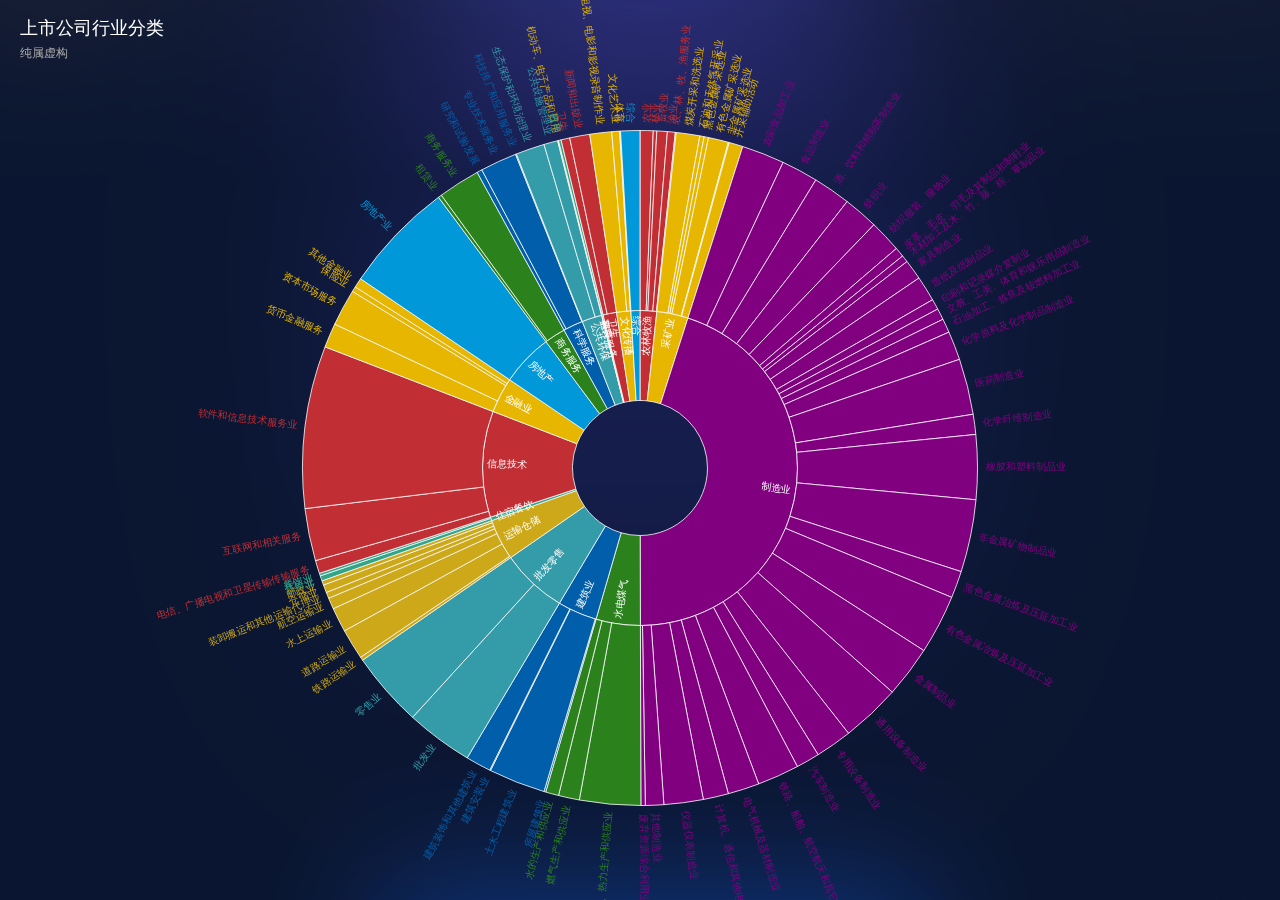
<file: iDataV/case06/index.html>
<!DOCTYPE html>

<html>
	<head>
		<meta charset="UTF-8" />
		<meta name="viewport" content="width=device-width,initial-scale=1,minimum-scale=1,maximum-scale=1,user-scalable=no" />
		<title>旭日图 - 基于ECharts V4.2</title>
		<link rel="stylesheet" type="text/css" href="css/app.css" />
	</head>
	
	<body>
		<!--<header id="header">
			<h3 class="title">旭日图 - 基于ECharts V4.2</h3>
		</header>-->
		
		<div id="container">
			<div class="chart-div" id="sunChart">
				<div class="chart-loader"><div class="loader"></div></div>
			</div>
		</div>
		
		<script type="text/javascript" src="js/jquery-3.3.1.min.js"></script>
		<script type="text/javascript" src="js/echarts.min.js"></script>
		<script type="text/javascript" src="js/echarts-theme-shine.js"></script>
		<script type="text/javascript">
			$(function() {
				//初始化报表对象并指定其风格
				const sunChart = echarts.init(document.getElementById("sunChart"), 'shine');
				const sunChartOpt = {
					title: {
						text: "上市公司行业分类",
						subtext: "纯属虚构",
						textStyle: {
							color: "#fff"
						},
						subtextStyle: {
							fontSize: 12
						},
						left: 15,
						top: 15
					},
					tooltip: {
						show: true
					},
					series: {
						type: "sunburst",
						radius: [0, "75%"],
						center: ["50%", "52%"],
						sort: null,
						levels: [{}, {
							r0: "15%",
							r: "35%",
							itemStyle: {
								borderWidth: 0.8
							},
							label: {
								align: "right",
								fontSize: 10,
								color: '#fff',
								textBorderWidth: 0
							}
						}, {
							r0: "35%",
							r: "75%",
							itemStyle: {
								borderWidth: 0.8
							},
							label: {
								position: 'outside',
								padding: 3,
								fontSize: 10,
								color: 'auto',
								textBorderWidth: 0
							}
						}]
					}
				};
				sunChart.setOption(sunChartOpt);
				//获取报表数据
				$.ajax({
					url: "data/industry.json",
					dataType: "json"
				}).done(function() {
					$("#sunChart").addClass("chart-done");
				}).done(function(data) {
					//console.log(data);
					//自定义特定数据项的样式风格
					const itemStyle = {color: "#800080"};
					data[2].itemStyle = itemStyle;
					for(let i in data[2].children) {
						data[2].children[i].itemStyle = itemStyle;
					}
					//渲染报表数据
					sunChart.setOption({
						series: {
							data: data
						}
					});
				}).fail(function(jqXHR) {
					console.log("Ajax Fail: ", jqXHR.status, jqXHR.statusText);
				});
			
				//浏览器窗口发生变化时，重置报表大小
				$(window).resize(function() {
					sunChart.resize();
				});
			});
		</script>
	</body>
</html>
</file>
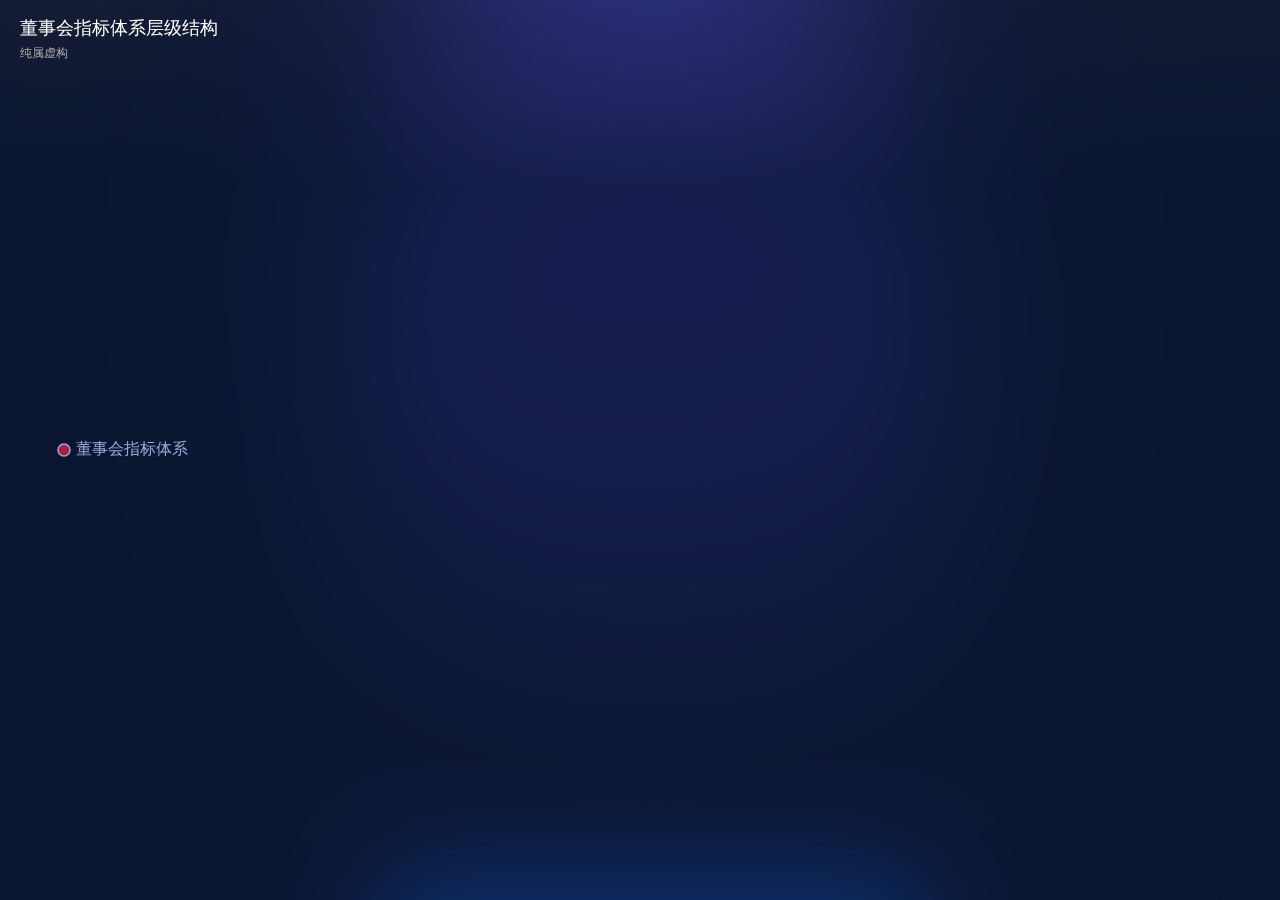
<file: iDataV/case08/index.html>
<!DOCTYPE html>

<html>
	<head>
		<meta charset="UTF-8" />
		<meta name="viewport" content="width=device-width,initial-scale=1,minimum-scale=1,maximum-scale=1,user-scalable=no" />
		<title>树图 - 基于ECharts V4.2</title>
		<link rel="stylesheet" type="text/css" href="css/app.css" />
	</head>
	
	<body>
		<!--<header id="header">
			<h3 class="title">数图 - 基于ECharts V4.2</h3>
		</header>-->
		
		<div id="container">
			<div class="chart-div" id="treeChart">
				<div class="chart-loader"><div class="loader"></div></div>
			</div>
		</div>
		
		<script type="text/javascript" src="js/jquery-3.3.1.min.js"></script>
		<script type="text/javascript" src="js/echarts.min.js"></script>
		<script type="text/javascript" src="js/echarts-theme-shine.js"></script>
		<script type="text/javascript">
			$(function() {
				//初始化报表对象并指定其风格
				const treeChart = echarts.init(document.getElementById("treeChart"), 'shine');
				//虚拟数据
				const treeData1 = {
					name: '董事会结构',
					symbolSize: 10,
					itemStyle: {color: '#d4237a'},
					label: {fontSize: 14},
					children: [
						{
							name: '董事会独立性',
							symbolSize: 8,
							itemStyle: {color: '#d4237a'},
							children: [
								{name: '董事会总人数', itemStyle: {color: '#d4237a'}},
								{name: '行业内董事会规模人数均值', itemStyle: {color: '#d4237a'}},
								{name: '独立董事人数', itemStyle: {color: '#d4237a'}},
								{name: '执行董事人数', itemStyle: {color: '#d4237a'}},
								{name: '董事长是否兼任其他高管', itemStyle: {color: '#d4237a'}},
								{name: '董事长是否来自大股东', itemStyle: {color: '#d4237a'}},
								{name: '兼任经理层的董事人数', itemStyle: {color: '#d4237a'}},
								{name: '是否含有党员董事', itemStyle: {color: '#d4237a'}}
							]
						},
						{
							name: '董事会专业性',
							symbolSize: 8,
							itemStyle: {color: '#d4237a'},
							children: [
								{name: '委员会主任是否独董担任', itemStyle: {color: '#d4237a'}},
								{name: '专业独立董事人数', itemStyle: {color: '#d4237a'}},
								{name: '董事变更时间', itemStyle: {color: '#d4237a'}},
								{name: '战略决策委员会', itemStyle: {color: '#d4237a'}},
								{name: '提名委员会', itemStyle: {color: '#d4237a'}},
								{name: '薪酬委员会', itemStyle: {color: '#d4237a'}},
								{name: '审计委员会', itemStyle: {color: '#d4237a'}}
							]
						}
					]
				};
				const treeData2 = {
					name: '董事会行为',
					symbolSize: 10,
					itemStyle: {color: '#e6b600'},
					label: {fontSize: 14},
					children: [
						{
							name: '专门委员会会议',
							symbolSize: 8,
							itemStyle: {color: '#e6b600'},
							children: [
								{name: '召开次数', itemStyle: {color: '#e6b600'}},
								{name: '独董出席比率', itemStyle: {color: '#e6b600'}},
								{name: '提交董事会议题数', itemStyle: {color: '#e6b600'}},
								{name: '董事会采纳议题数', itemStyle: {color: '#e6b600'}}
							]
						},
						{
							name: '董事会会议',
							symbolSize: 8,
							itemStyle: {color: '#e6b600'},
							children: [
								{name: '召开次数', itemStyle: {color: '#e6b600'}},
								{name: '通讯会议次数', itemStyle: {color: '#e6b600'}},
								{name: '会议议题数', itemStyle: {color: '#e6b600'}},
								{name: '表决反对票数', itemStyle: {color: '#e6b600'}},
								{name: '独董出席比率', itemStyle: {color: '#e6b600'}},
								{name: '独董独立发表反对意见数', itemStyle: {color: '#e6b600'}}
							]
						},
						{
							name: '股东大会',
							symbolSize: 8,
							itemStyle: {color: '#e6b600'},
							children: [
								{name: '股东大会的董事出席率', itemStyle: {color: '#e6b600'}},
								{name: '股东大会是否采用累积投票制', itemStyle: {color: '#e6b600'}},
								{name: '股东大会决议事项投票率', itemStyle: {color: '#e6b600'}},
								{name: '董事会决议事项反对率', itemStyle: {color: '#e6b600'}}
							]
						},
						{
							name: '与党委的关系',
							symbolSize: 8,
							itemStyle: {color: '#e6b600'},
							children: [
								{name: '党建条款是否进入公司章程', itemStyle: {color: '#e6b600'}},
								{name: '党委与董事会成员是否双向进入、交叉任职', itemStyle: {color: '#e6b600'}},
								{name: '决策程序上是否党委会前置', itemStyle: {color: '#e6b600'}},
								{name: '是否披露党委会等党组织参与治理情况', itemStyle: {color: '#e6b600'}}
							]
						}
					]
				};
				const treeData3 = {
					name: '社会责任',
					symbolSize: 10,
					itemStyle: {color: '#005eaa'},
					label: {fontSize: 14},
					children: [
						{
							name: '社会',
							symbolSize: 8,
							itemStyle: {color: '#005eaa'},
							children: [
								{name: '每股社会责任值', itemStyle: {color: '#005eaa'}},
								{name: '纳税总额', itemStyle: {color: '#005eaa'}},
								{name: '就业人数', itemStyle: {color: '#005eaa'}},
								{name: '环保、扶贫和慈善投入', itemStyle: {color: '#005eaa'}}
							]
						},
						{
							name: '股东',
							symbolSize: 8,
							itemStyle: {color: '#005eaa'},
							children: [
								{name: '净资产收益率', itemStyle: {color: '#005eaa'}},
								{name: '市值增值率', itemStyle: {color: '#005eaa'}},
								{name: '股息率', itemStyle: {color: '#005eaa'}}
							]
						},
						{
							name: '员工',
							symbolSize: 8,
							itemStyle: {color: '#005eaa'},
							children: [
								{name: '员工收入增幅', itemStyle: {color: '#005eaa'}},
								{name: '公司人均薪酬', itemStyle: {color: '#005eaa'}},
								{name: '行业平均人均薪酬', itemStyle: {color: '#005eaa'}},
								{name: '是否员工持股', itemStyle: {color: '#005eaa'}}
							]
						},
						{
							name: '客户',
							symbolSize: 8,
							itemStyle: {color: '#005eaa'},
							children: [
								{name: '研发占比', itemStyle: {color: '#005eaa'}},
								{name: '市场份额', itemStyle: {color: '#005eaa'}},
								{name: '毛利率', itemStyle: {color: '#005eaa'}}
							]
						},
						{
							name: '外部评价',
							symbolSize: 8,
							itemStyle: {color: '#005eaa'},
							children: [
								{name: '是否入选上市公司“金圆桌奖”', itemStyle: {color: '#005eaa'}},
								{name: '是否进入明晟指数', itemStyle: {color: '#005eaa'}},
								{name: '是否上证180治理', itemStyle: {color: '#005eaa'}},
								{name: '负面新闻报道转载数', itemStyle: {color: '#005eaa'}}
							]
						}
					]
				};
				const treeData4 = {
					name: '信息披露',
					symbolSize: 10,
					itemStyle: {color: '#339ca8'},
					label: {fontSize: 14},
					children: [
						{
							name: '披露日期',
							symbolSize: 8,
							itemStyle: {color: '#339ca8'},
							children: [
								{name: '年报披露日期距1月1日的天数', itemStyle: {color: '#339ca8'}},
								{name: '半年报披露日期距7月1日的天数', itemStyle: {color: '#339ca8'}},
								{name: '一季报披露日期距4月1日的天数', itemStyle: {color: '#339ca8'}},
								{name: '三季报披露日期距10月1日的天数', itemStyle: {color: '#339ca8'}},
							]
						},
						{
							name: '披露一致性',
							symbolSize: 8,
							itemStyle: {color: '#339ca8'},
							children: [
								{name: '信息披露、定期报告披露后的更正数量', itemStyle: {color: '#339ca8'}},
								{name: '业绩预告与正式公告是否一致', itemStyle: {color: '#339ca8'}}
							]
						},
						{
							name: '内部控制',
							symbolSize: 8,
							itemStyle: {color: '#339ca8'},
							children: [
								{name: '内部控制文件累计数量（个）', itemStyle: {color: '#339ca8'}},
								{name: '是否披露内部控制评价', itemStyle: {color: '#339ca8'}},
								{name: '是否披露内部控制缺陷', itemStyle: {color: '#339ca8'}},
								{name: '是否有效实施内部控制缺陷整改', itemStyle: {color: '#339ca8'}}
							]
						},
						{
							name: '当初审计报告意见',
							itemStyle: {color: '#339ca8'},
							symbolSize: 8,
							children: [
								{name: '标准无保留', itemStyle: {color: '#339ca8'}},
								{name: '拒绝发表意见', itemStyle: {color: '#339ca8'}},
								{name: '否定意见', itemStyle: {color: '#339ca8'}}
							]
						}
					]
				};
				const treeData5 = {
					name: '董事薪酬、激励及约束',
					symbolSize: 10,
					itemStyle: {color: '#7760f6'},
					label: {fontSize: 14},
					children: [
						{
							name: '非独立董事薪酬与激励',
							symbolSize: 8,
							itemStyle: {color: '#7760f6'},
							children: [
								{name: '董事本年薪酬', itemStyle: {color: '#7760f6'}},
								{name: '行业董事平均薪酬', itemStyle: {color: '#7760f6'}},
								{name: '董事持股人数', itemStyle: {color: '#7760f6'}},
								{name: '平均持股比例', itemStyle: {color: '#7760f6'}},
								{name: '董事增持次数', itemStyle: {color: '#7760f6'}},
								{name: '董事减持次数', itemStyle: {color: '#7760f6'}}
							]
						},
						{
							name: '独立董事津贴',
							symbolSize: 8,
							itemStyle: {color: '#7760f6'},
							children: [
								{name: '独立董事本年津贴', itemStyle: {color: '#7760f6'}},
								{name: '行业独立董事平均津贴', itemStyle: {color: '#7760f6'}}
							]
						},
						{
							name: '董事责任',
							symbolSize: 8,
							itemStyle: {color: '#7760f6'},
							children: [
								{name: '董事是否遭批评、谴责、禁入等处罚', itemStyle: {color: '#7760f6'}},
								{name: '诉讼金额', itemStyle: {color: '#7760f6'}},
								{name: '赔偿金额', itemStyle: {color: '#7760f6'}}
							]
						}
					]
				};
				const treeData = {
					name: '董事会指标体系',
					symbolSize: 12,
					label: {fontSize: 16},
					children: [
						treeData1,
						treeData2,
						treeData3,
						treeData4,
						treeData5
					]
				};
				const treeChartOpt = {
					title: {
						text: "董事会指标体系层级结构",
						subtext: "纯属虚构",
						textStyle: {
							color: "#fff"
						},
						subtextStyle: {
							fontSize: 12
						},
						left: 15,
						top: 15
					},
					series: [
					    {
					    	name: '董事会指标体系',
					    	type: 'tree',
					    	left: '5%',
					    	right: '20%',
					    	top: '1%',
							bottom: '1%',
					    	orient: 'LR', //方向
					    	initialTreeDepth: 0, //深度
					    	symbol: 'circle',
					    	itemStyle: {
					    		color: '#ab2042',
					    		borderColor: '#9aa8d4'
					    	},
					    	lineStyle: {
					    		width: 1,
					    		curveness: .9
					    	},
					    	label: {
					    		color: '#9aa8d4',
					    		position: 'bottom'
					    	},
					    	leaves: {
					    		label: {
					    			position: 'right'
					    		}
					    	},
					    	data: [treeData]
					    }
				    ]
				};
				treeChart.setOption(treeChartOpt);
				
				//动态逐层级显示
				let deep = 1;
				let intervalId = window.setInterval(function() {
					treeChart.setOption({
						series: [{
							name: '董事会指标体系',
							initialTreeDepth: deep++
						}]
					});
					if(deep > 3) {
						window.clearInterval(intervalId);
					}
				}, 1000);
			
				//浏览器窗口发生变化时，重置报表大小
				$(window).resize(function() {
					treeChart.resize();
				});
			});
		</script>
	</body>
</html>
</file>
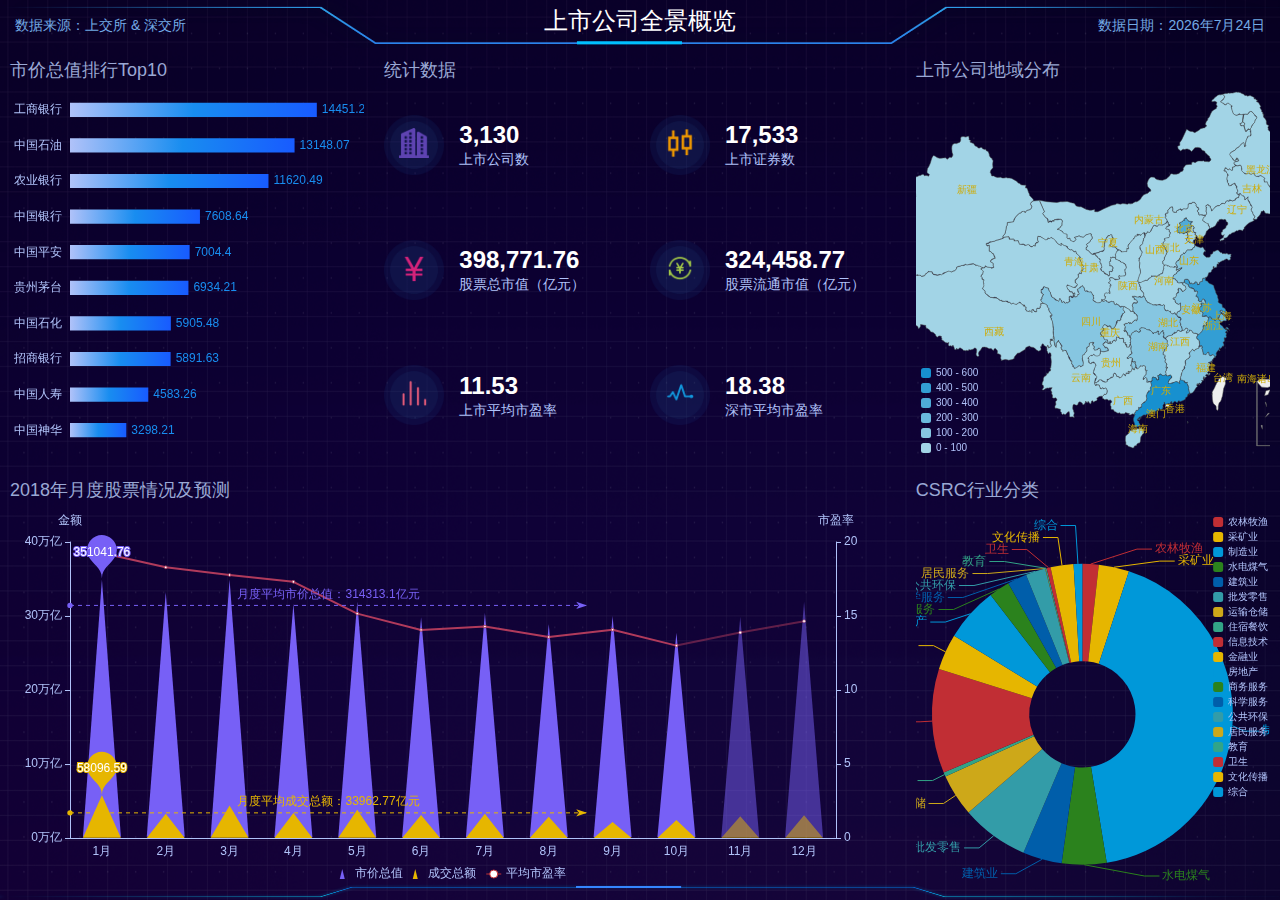
<file: iDataV/case09/index.html>
<!DOCTYPE html>

<html>
	<head>
		<meta charset="UTF-8" />
		<meta name="viewport" content="width=device-width,initial-scale=1,minimum-scale=1,maximum-scale=1,user-scalable=no" />
		<title>上市公司全景概览 - 大屏数据可视化案例</title>
		<link rel="stylesheet" type="text/css" href="css/app.css" />
	</head>
	
	<body>
		<header id="header">
			<h3 class="header-title">上市公司全景概览</h3>
			<div class="header-info header-info-l">数据来源：上交所 &amp; 深交所</div>
			<div class="header-info header-info-r">数据日期：<span id="nowDate"></span></div>
		</header>
		
		<footer id="footer"></footer>
		
		<div id="container">
			<div id="flexCon">
				<div class="flex-row">
					<div class="flex-cell flex-cell-l">
						<div class="chart-wrapper">
							<h3 class="chart-title">市价总值排行Top10</h3>
							<div class="chart-div" id="rankChart">
								<div class="chart-loader"><div class="loader"></div></div>
							</div>
						</div>
					</div>
					<div class="flex-cell flex-cell-c" style="padding-right:0;">
						<div class="chart-wrapper">
							<h3 class="chart-title">统计数据</h3>
							<div class="chart-div chart-done">
								<table class="data-t">
									<tr>
										<th><img src="img/icon-01.png" /></th>
										<td>
											<p><span id="listedCompany">0</span></p>
											<p>上市公司数</p>
										</td>
										<th><img src="img/icon-02.png" /></th>
										<td>
											<p><span id="listedSecurity">0</span></p>
											<p>上市证券数</p>
										</td>
									</tr>
									<tr>
										<th><img src="img/icon-03.png" /></th>
										<td>
											<p><span id="totalMarket">0</span></p>
											<p>股票总市值（亿元）</p>
										</td>
										<th><img src="img/icon-04.png" /></th>
										<td>
											<p><span id="circulationMarket">0</span></p>
											<p>股票流通市值（亿元）</p>
										</td>
									</tr>
									<tr>
										<th><img src="img/icon-05.png" /></th>
										<td>
											<p><span id="shRatio">0</span></p>
											<p>上市平均市盈率</p>
										</td>
										<th><img src="img/icon-06.png" /></th>
										<td>
											<p><span id="szRatio">0</span></p>
											<p>深市平均市盈率</p>
										</td>
									</tr>
								</table>
							</div>
						</div>
					</div>
					<div class="flex-cell flex-cell-r" style="padding-left:0;">
						<div class="chart-wrapper">
							<h3 class="chart-title">上市公司地域分布</h3>
							<div class="chart-div" id="mapChart">
								<div class="chart-loader"><div class="loader"></div></div>
							</div>
						</div>
					</div>
				</div>
				<div class="flex-row">
					<div class="flex-cell flex-cell-lc" style="padding-bottom:0;">
						<div class="chart-wrapper">
							<h3 class="chart-title">2018年月度股票情况及预测</h3>
							<div class="chart-div" id="trendChart">
								<div class="chart-loader"><div class="loader"></div></div>
							</div>
						</div>
					</div>
					<div class="flex-cell flex-cell-r" style="padding-bottom:0;">
						<div class="chart-wrapper">
							<h3 class="chart-title">CSRC行业分类</h3>
							<div class="chart-div" id="csrcChart">
								<div class="chart-loader"><div class="loader"></div></div>
							</div>
						</div>
					</div>
				</div>
			</div>
		</div>
		
		<script type="text/javascript" src="js/jquery-3.3.1.min.js"></script>
		<script type="text/javascript" src="js/countUp.min.js"></script>
		<script type="text/javascript" src="js/echarts.min.js"></script>
		<script type="text/javascript" src="js/echarts-map-china.js"></script>
		<script type="text/javascript" src="js/echarts-theme-shine.js"></script>
		<script type="text/javascript">
			$(function() {
				//获取当天日期
				(function() {
					const now = new Date();
					const year = now.getFullYear();
					const month = now.getMonth()+1;
					const day = now.getDate();
					$("#nowDate").html(year+"年"+month+"月"+day+"日");
				})();
				
				//获取统计数据
				$.ajax({
					url: "data/count-data.json",
					dataType: "json"
				}).done(function(data) {
					//console.log('Data: ', data);
					rollNum("listedCompany", 0, data.listed_companies_total);
					rollNum("listedSecurity", 0, data.listed_securities_total);
					rollNum("totalMarket", 0, data.total_market_value, 2);
					rollNum("circulationMarket", 0, data.circulation_market_value, 2);
					rollNum("shRatio", 0, data.sh_pe_ratio, 2);
					rollNum("szRatio", 0, data.sz_pe_ratio, 2);
				}).fail(function(jqXHR, textStatus) {
					console.log("Ajax Error: ", textStatus);
				});
				
				//获取排行数据
				const rankChart = echarts.init(document.getElementById("rankChart"), "shine");
				const rankChartOpt = {
					tooltip: {
						trigger: "axis",
						axisPointer: {
							type: "shadow"
						},
						formatter: function(params) {
							const param = params[0];
							const marker = '<span style="display:inline-block;margin-right:5px;border-radius:10px;width:10px;height:10px;background-color:#e6b600;"></span>';
							const suffix = '<span style="margin-left:5px;font-size:12px;">亿元</span>';
							return param.name + "<br />" +
								marker + "排名：" + (param.dataIndex+1) + "<br />" +
								marker + "市价总值：" + param.value + suffix;
						}
					},
					grid: {
						top: 10,
						bottom: 10,
						left: 60
					},
					xAxis: {
						show: false,
						type: "value"
					},
					yAxis: {
						type: "category",
						inverse: true,
						axisLine: {show: false},
						axisTick: {show: false},
						axisLabel: {
							fontSize: 12,
							color: "#b0c2f9"
						}
					},
					series: [{
						name: "市价总值排行",
						type: "bar",
						barCategoryGap: "60%",
						label: {
							show: true,
							position: "right",
							fontSize: 12,
							color: "#188df0",
							emphasis: {
								color: "#e6b600"
							}
						},
						itemStyle: {
			                normal: {
			                    color: new echarts.graphic.LinearGradient(
			                        0, 1, 1, 1,
			                        [
			                            {offset: 0, color: '#b0c2f9'},
			                            {offset: 0.5, color: '#188df0'},
			                            {offset: 1, color: '#185bff'}
			                        ]
			                    )
			                },
			                emphasis: {
			                    color: new echarts.graphic.LinearGradient(
			                        0, 1, 1, 1,
			                        [
			                            {offset: 0, color: '#b0c2f9'},
			                            {offset: 0.7, color: '#e6b600'},
			                            {offset: 1, color: '#ceac09'}
			                        ]
			                    )
			                }
			            }
					}]
				};
				rankChart.setOption(rankChartOpt);
				$.ajax({
					url: "data/ranking-list.json",
					dataType: "json"
				}).done(function() {
					$("#rankChart").addClass("chart-done");
				}).done(function(data) {
					//console.log('Data: ', data);
					const xData = [];
					const yData = [];
					for(let i in data) {
						xData.push(data[i].market_capitalization);
						yData.push(data[i].stock_name);
					}
					rankChart.setOption({
						yAxis: {
							data: yData
						},
						series: [{
							name: "市价总值排行",
							data: xData
						}]
					});
				}).fail(function(jqXHR) {
					console.log("Ajax Fail: ", jqXHR.status, jqXHR.statusText);
				});
				
				//获取地域分布数据
				const mapChart = echarts.init(document.getElementById("mapChart"), "shine");
				const mapChartOpt = {
					tooltip: {
						formatter: function(params) {
							const data = params.data;
							return data.name + "<br />上市公司数：" + data.value;
						}
					},
					visualMap: {
						type: "piecewise",
						splitNumber: 6,
						itemWidth: 10,
						itemHeight: 10,
						itemGap: 5,
						textGap: 5,
						textStyle: {
							fontSize: 10,
							color: "#b0c2f9"
						},
						min: 0,
						max: 600,
						calculable: true,
						seriesIndex: [0]
					},
					geo: {
						map: "china",
						roam: true, //开启鼠标缩放和漫游
						zoom: 1, //地图缩放级别
						selectedMode: "single",
						top: 10,
						bottom: 10,
						layoutCenter: ["50%", "50%"],
						//layoutSize: "100%", //保持地图宽高比
						label: {
							show: true,
							fontSize: 10,
							color: "#ceac09"
						}
					},
					series: [{
						name: "地域分布",
						type: "map",
						geoIndex: 0
					}]
				};
				mapChart.setOption(mapChartOpt);
				$.ajax({
					url: "data/region-count.json",
					dataType: "json"
				}).done(function() {
					$("#mapChart").addClass("chart-done");
				}).done(function(data) {
					//console.log('Data: ', data);
					const chartData = [];
					for(let i in data) {
						chartData.push({
							name: data[i].region,
							value: data[i].count
						});
					}
					mapChart.setOption({
						series: [{
							name: "地域分布",
							data: chartData
						}]
					});
				}).fail(function(jqXHR) {
					console.log("Ajax Fail: ", jqXHR.status, jqXHR.statusText);
				});
				
				//获取月度股票情况数据
				const trendChart = echarts.init(document.getElementById("trendChart"), "shine");
				const trendChartOpt = {
					tooltip: {
						trigger: "axis",
						axisPointer: {
							type: "none"
						}
					},
					legend: {
						left: "center",
						bottom: 3,
						itemWidth: 15,
						itemHeight: 10,
						textStyle: {
							fontSize: 12,
							color: "#b0c2f9"
						},
						data: ["市价总值", "成交总额", "平均市盈率"]
					},
					grid: {
						top: 40,
						bottom: 50,
						left: 60,
						right: 60
					},
					xAxis: {
						type: "category",
						axisLine: {
							lineStyle: {color: "#b0c2f9"}
						},
						axisTick: {show: false},
						axisLabel: {
							fontSize: 12,
							color: "#b0c2f9"
						}
					},
					yAxis: [{
						name: "金额",
						type: "value",
						splitNumber: 5,
						axisLine: {
							lineStyle: {color: "#b0c2f9"}
						},
						splitLine: {show: false},
						axisTick: {color: "#b0c2f9"},
						axisLabel: {
							fontSize: 12,
							color: "#b0c2f9",
							formatter: (value, index) => {
								return parseInt(value / 10000) + "万亿";
							}
						}
					}, {
						name: "市盈率",
						type: "value",
						splitNumber: 5,
						maxInterval: 5,
						minInterval: 5,
						interval: 5,
						axisLine: {
							lineStyle: {color: "#b0c2f9"}
						},
						splitLine: {show: false},
						axisTick: {color: "#b0c2f9"},
						axisLabel: {
							fontSize: 12,
							color: "#b0c2f9"
						}
					}],
					visualMap: {
				        show: false,
				        seriesIndex: 2,
				        dimension: 0,
				        pieces: [{
				            lte: 9,
				            color: "rgba(176, 58, 91, 1)"
				        }, {
				            gt: 9,
				            lte: 11,
				            color: "rgba(176, 58, 91, 0.5)"
				        }]
				    },
					series: [{
						name: "市价总值",
						type: "pictorialBar",
						symbol: 'path://d="M150 50 L130 130 L170 130  Z"',
						barCategoryGap: "40%",
						itemStyle: {
							color: function(params) {
								if(params.dataIndex >= 10) {
									return "rgba(119, 96, 246, 0.5)";
								}
								return "rgba(119, 96, 246, 1)";
							}
						},
						markPoint: {
							itemStyle: {
								color: "rgba(119, 96, 246, 1)"
							},
							data: [{
								name: "最大值",
								type: "max"
							}]
						},
						markLine: {
							lineStyle: {
								color: "rgba(119, 96, 246, 1)"
							},
							label: {
								position: "middle",
								formatter: "月度平均市价总值：{c}亿元"
							},
							data: [{
								name: "平均值",
								type: "average"
							}]
						}
					}, {
						name: "成交总额",
						type: "pictorialBar",
						symbol: 'path://d="M150 50 L130 130 L170 130  Z"',
						barCategoryGap: "40%",
						itemStyle: {
							color: function(params) {
								if(params.dataIndex >= 10) {
									return "rgba(230, 182, 0, 0.5)";
								}
								return "rgba(230, 182, 0, 1)";
							}
						},
						markPoint: {
							itemStyle: {
								color: "rgba(230, 182, 0, 1)"
							},
							data: [{
								name: "最大值",
								type: "max"
							}]
						},
						markLine: {
							lineStyle: {
								color: "rgba(230, 182, 0, 1)"
							},
							label: {
								position: "middle",
								formatter: "月度平均成交总额：{c}亿元"
							},
							data: [{
								name: "平均值",
								type: "average"
							}]
						}
					}, {
						name: "平均市盈率",
						type: "line",
						yAxisIndex: 1
					}]
				};
				trendChart.setOption(trendChartOpt);
				$.ajax({
					url: "data/month-count.json",
					dataType: "json"
				}).done(function() {
					$("#trendChart").addClass("chart-done");
				}).done(function(data) {
					//console.log('Data: ', data);
					const xData = [];
					const yData1 = [];
					const yData2 = [];
					const yData3 = [];
					for(let i in data) {
						xData.push(data[i].month);
						yData1.push(data[i].sh_market_capitalization);
						yData2.push(data[i].sh_transaction_amount);
						yData3.push(data[i].sh_pe_ratio);
					}
					trendChart.setOption({
						xAxis: {
							data: xData,
						},
						series: [{
							name: "市价总值",
							data: yData1
						}, {
							name: "成交总额",
							data: yData2
						}, {
							name: "平均市盈率",
							data: yData3
						}]
					});
				}).fail(function(jqXHR) {
					console.log("Ajax Fail: ", jqXHR.status, jqXHR.statusText);
				});
				
				//获取CSRC行业分类数据
				const csrcChart = echarts.init(document.getElementById("csrcChart"), "shine");
				const csrcChartOpt = {
					tooltip: {
						trigger: "item",
						formatter: "{b0}<br />股票数：{c0}<br />占比：{d0}%"
					},
					legend: {
						type: "scroll",
						orient: "vertical",
						padding: 0,
						top: 15,
						right: 0,
						itemGap: 5,
						itemWidth: 10,
						itemHeight: 10,
						textStyle: {
							fontSize: 10,
							color: "#b0c2f9"
						}
					},
					series: [{
						name: "CSRC行业分类",
						type: "pie",
						center: ["47%", "55%"],
						radius: ["30%", "85%"]
					}]
				};
				csrcChart.setOption(csrcChartOpt);
				$.ajax({
					url: "data/csrc-industry.json",
					dataType: "json"
				}).done(function() {
					$("#csrcChart").addClass("chart-done");
				}).done(function(data) {
					//console.log('Data: ', data);
					const chartData = [];
					for(let i in data) {
						chartData.push({
							name: data[i].alias,
							value: data[i].stock
						});
					}
					csrcChart.setOption({
						series: [{
							name: "CSRC行业分类",
							data: chartData
						}]
					});
				}).fail(function(jqXHR) {
					console.log("Ajax Fail: ", jqXHR.status, jqXHR.statusText);
				});
				
				//浏览器窗口大小变化时，重置报表大小
				$(window).resize(function() {
					rankChart.resize();
					mapChart.resize();
					trendChart.resize();
					csrcChart.resize();
				});
			});
			
			//数字变化特效
			function rollNum(elId, startVal, endVal, decimalNum) {
				let n = decimalNum || 0;
				let countUp = new CountUp(elId, startVal, endVal, n, 2.5, {
					useEasing: true, 
					useGrouping: true, 
					separator: ',', 
					decimal: '.'
				});
				if(!countUp.error) {
				    countUp.start();
				}else {
				    console.error(countUp.error);
				}
			}
		</script>
	</body>
</html>
</file>
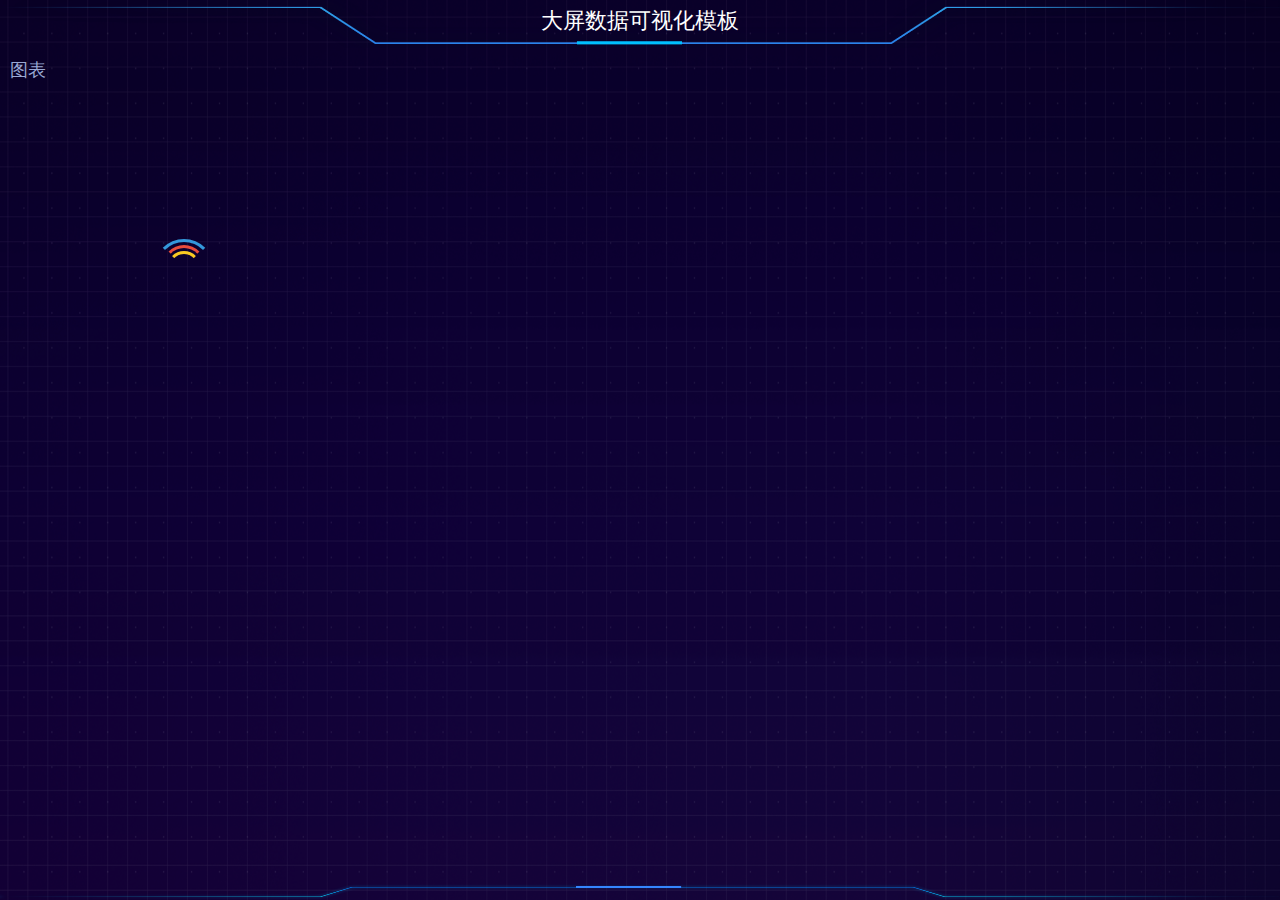
<file: iDataV/tpl01/index.html>
<!DOCTYPE html>

<html>
	<head>
		<meta charset="UTF-8" />
		<meta name="viewport" content="width=device-width,initial-scale=1,minimum-scale=1,maximum-scale=1,user-scalable=no" />
		<title>大屏数据可视化 - 模板</title>
		<link rel="stylesheet" type="text/css" href="css/app.css" />
	</head>
	
	<body>
		<header id="header">
			<h3 class="header-title">大屏数据可视化模板</h3>
			<!--<div class="header-info header-info-l">数据来源：大数据研究院</div>
			<div class="header-info header-info-r">更新日期：2019-04-30</div>-->
		</header>
		
		<footer id="footer"></footer>
		
		<div id="container">
			<div id="flexCon">
				<div class="flex-row">
					<div class="flex-cell flex-cell-l">
						<div class="chart-wrapper">
							<h3 class="chart-title">图表</h3>
							<div class="chart-div">
								<div class="chart-loader"><div class="loader"></div></div>
							</div>
						</div>
					</div>
					<div class="flex-cell flex-cell-c">
						<div class="chart-wrapper">
							<h3 class="chart-title"></h3>
							<div class="chart-div chart-done"></div>
						</div>
					</div>
					<div class="flex-cell flex-cell-r">
						<div class="chart-wrapper">
							<h3 class="chart-title"></h3>
							<div class="chart-div chart-done">
								<div class="chart-loader"><div class="loader"></div></div>
							</div>
						</div>
					</div>
				</div>
				<div class="flex-row">
					<div class="flex-cell flex-cell-lc">
						<div class="chart-wrapper">
							<h3 class="chart-title"></h3>
							<div class="chart-div chart-done">
								<div class="chart-loader"><div class="loader"></div></div>
							</div>
						</div>
					</div>
					<div class="flex-cell flex-cell-r">
						<div class="chart-wrapper">
							<h3 class="chart-title"></h3>
							<div class="chart-div chart-done">
								<div class="chart-loader"><div class="loader"></div></div>
							</div>
						</div>
					</div>
				</div>
			</div>
		</div>
	</body>
</html>
</file>
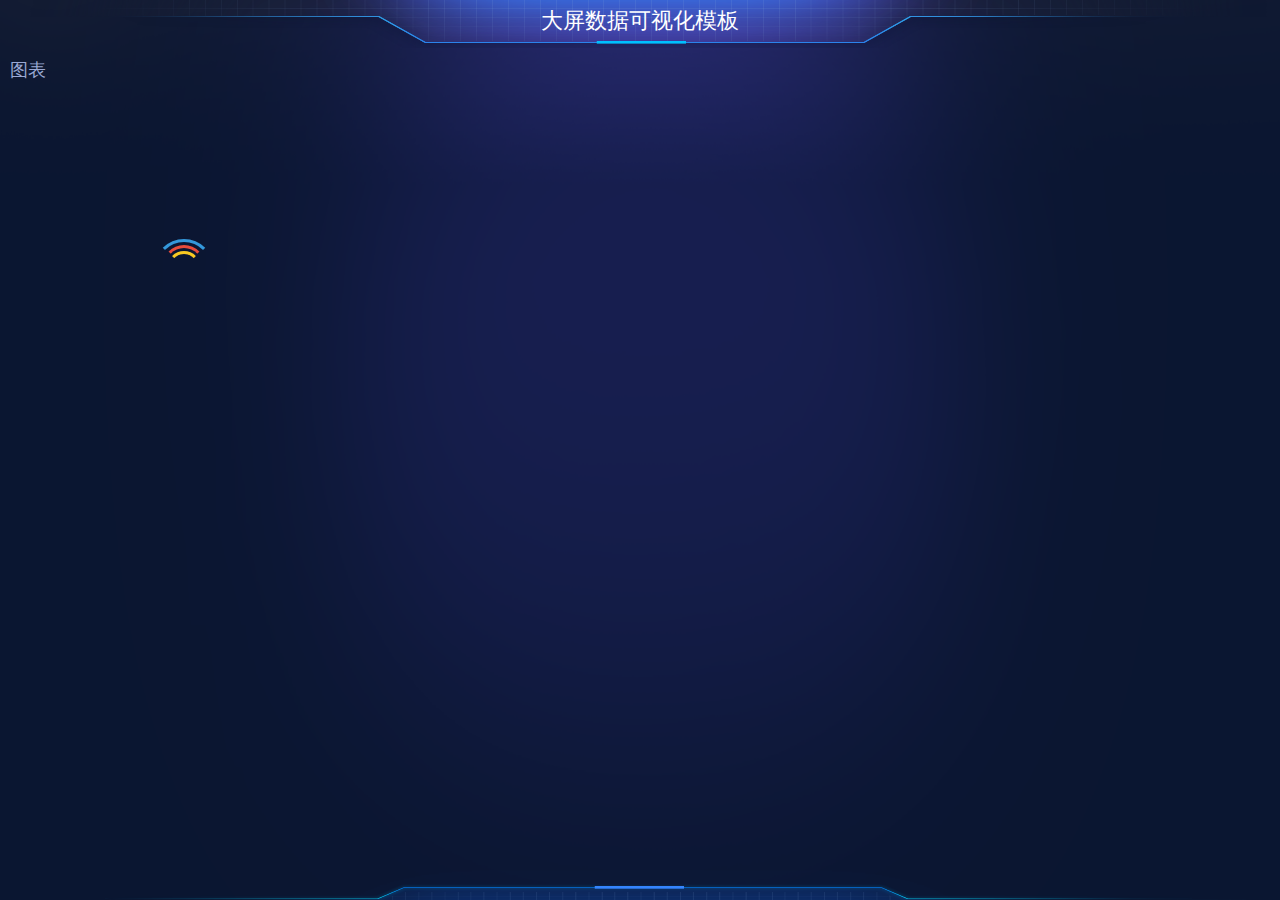
<file: iDataV/tpl02/index.html>
<!DOCTYPE html>

<html>
	<head>
		<meta charset="UTF-8" />
		<meta name="viewport" content="width=device-width,initial-scale=1,minimum-scale=1,maximum-scale=1,user-scalable=no" />
		<title>大屏数据可视化 - 模板</title>
		<link rel="stylesheet" type="text/css" href="css/app.css" />
	</head>
	
	<body>
		<header id="header">
			<h3 class="header-title">大屏数据可视化模板</h3>
			<!--<div class="header-info header-info-l">数据来源：大数据研究院</div>
			<div class="header-info header-info-r">更新日期：2019-04-30</div>-->
		</header>
		
		<footer id="footer"></footer>
		
		<div id="container">
			<div id="flexCon">
				<div class="flex-row">
					<div class="flex-cell flex-cell-l">
						<div class="chart-wrapper">
							<h3 class="chart-title">图表</h3>
							<div class="chart-div">
								<div class="chart-loader"><div class="loader"></div></div>
							</div>
						</div>
					</div>
					<div class="flex-cell flex-cell-c">
						<div class="chart-wrapper">
							<h3 class="chart-title"></h3>
							<div class="chart-div"></div>
						</div>
					</div>
					<div class="flex-cell flex-cell-r">
						<div class="chart-wrapper">
							<h3 class="chart-title"></h3>
							<div class="chart-div chart-done">
								<div class="chart-loader"><div class="loader"></div></div>
							</div>
						</div>
					</div>
				</div>
				<div class="flex-row">
					<div class="flex-cell flex-cell-lc">
						<div class="chart-wrapper">
							<h3 class="chart-title"></h3>
							<div class="chart-div chart-done">
								<div class="chart-loader"><div class="loader"></div></div>
							</div>
						</div>
					</div>
					<div class="flex-cell flex-cell-r">
						<div class="chart-wrapper">
							<h3 class="chart-title"></h3>
							<div class="chart-div chart-done">
								<div class="chart-loader"><div class="loader"></div></div>
							</div>
						</div>
					</div>
				</div>
			</div>
		</div>
	</body>
</html>
</file>
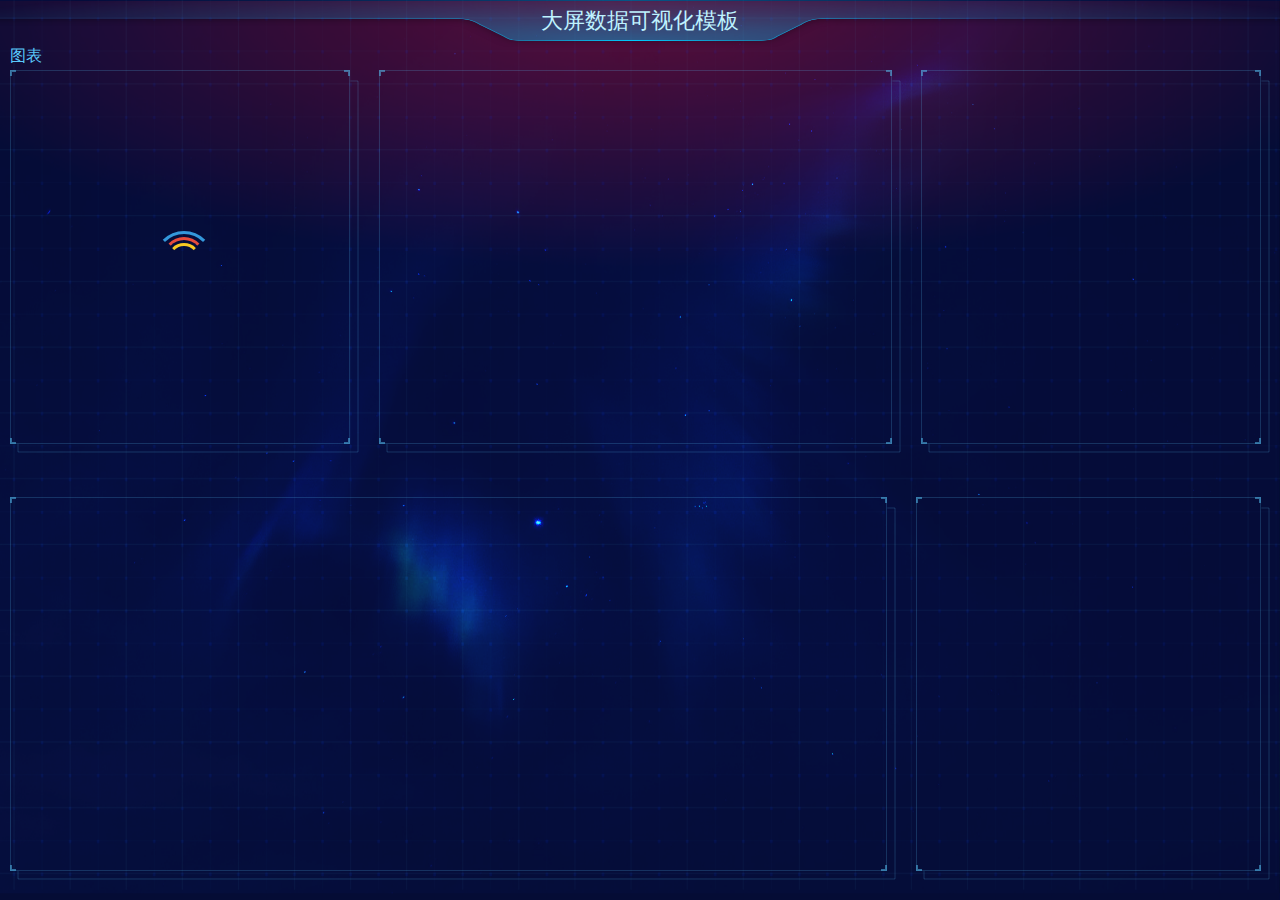
<file: iDataV/tpl03/index.html>
<!DOCTYPE html>

<html>
	<head>
		<meta charset="UTF-8" />
		<meta name="viewport" content="width=device-width,initial-scale=1,minimum-scale=1,maximum-scale=1,user-scalable=no" />
		<title>大屏数据可视化 - 模板</title>
		<link rel="stylesheet" type="text/css" href="css/app.css" />
	</head>
	
	<body>
		<header id="header">
			<h3 class="header-title">大屏数据可视化模板</h3>
		</header>
		
		<div id="container">
			<div id="flexCon">
				<div class="flex-row">
					<div class="flex-cell flex-cell-l">
						<div class="chart-wrapper">
							<h3 class="chart-title">图表</h3>
							<div class="chart-div">
								<div class="chart-loader"><div class="loader"></div></div>
							</div>
						</div>
					</div>
					<div class="flex-cell flex-cell-c">
						<div class="chart-wrapper">
							<h3 class="chart-title"></h3>
							<div class="chart-div"></div>
						</div>
					</div>
					<div class="flex-cell flex-cell-r">
						<div class="chart-wrapper">
							<h3 class="chart-title"></h3>
							<div class="chart-div chart-done">
								<div class="chart-loader"><div class="loader"></div></div>
							</div>
						</div>
					</div>
				</div>
				<div class="flex-row">
					<div class="flex-cell flex-cell-lc">
						<div class="chart-wrapper">
							<h3 class="chart-title"></h3>
							<div class="chart-div chart-done">
								<div class="chart-loader"><div class="loader"></div></div>
							</div>
						</div>
					</div>
					<div class="flex-cell flex-cell-r">
						<div class="chart-wrapper">
							<h3 class="chart-title"></h3>
							<div class="chart-div chart-done">
								<div class="chart-loader"><div class="loader"></div></div>
							</div>
						</div>
					</div>
				</div>
			</div>
		</div>
	</body>
</html>
</file>
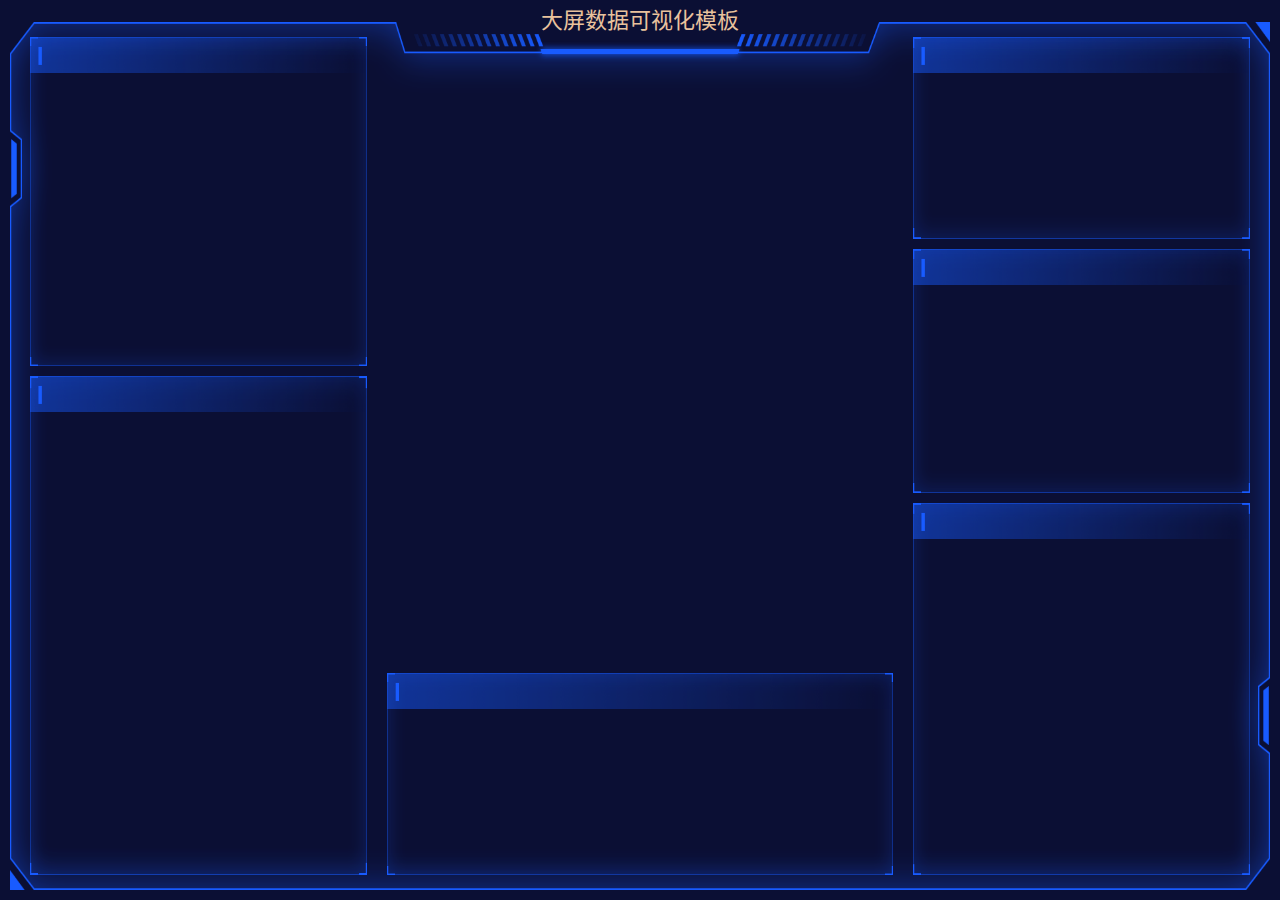
<file: iDataV/tpl04/index.html>
<!DOCTYPE html>

<html lang="zh-CN">
	<head>
		<meta charset="utf-8" />
	    <meta name="viewport" content="width=device-width,initial-scale=1,minimum-scale=1,maximum-scale=1,user-scalable=no" />
	    <meta http-equiv="X-UA-Compatible" content="IE=edge, chrome=1" />
		<title>大屏数据可视化 - 模板</title>
		<link rel="stylesheet" href="css/app.css" />
	</head>
	
	<body>
		<div class="header">
			<h1 class="header-title">大屏数据可视化模板</h1>
		</div>
		<div class="wrapper">
			<div class="content">
				<div class="col col-l">
					<div class="xpanel-wrapper xpanel-wrapper-40">
						<div class="xpanel xpanel-l-t">
							<div class="title"></div>
						</div>
					</div>
					<div class="xpanel-wrapper xpanel-wrapper-60">
						<div class="xpanel xpanel-l-b">
							<div class="title"></div>
						</div>
					</div>
				</div>
				<div class="col col-c">
					<div class="xpanel-wrapper xpanel-wrapper-75">
						<div class="xpanel no-bg">
						</div>
					</div>
					<div class="xpanel-wrapper xpanel-wrapper-25">
						<div class="xpanel xpanel-c-b">
							<div class="title title-long"></div>
						</div>
					</div>
				</div>
				<div class="col col-r">
					<div class="xpanel-wrapper xpanel-wrapper-25">
						<div class="xpanel xpanel-r-t">
							<div class="title"></div>
						</div>
					</div>
					<div class="xpanel-wrapper xpanel-wrapper-30">
						<div class="xpanel xpanel-r-m">
							<div class="title"></div>
						</div>
					</div>
					<div class="xpanel-wrapper xpanel-wrapper-45">
						<div class="xpanel xpanel-r-b">
							<div class="title"></div>
						</div>
					</div>
				</div>
			</div>
		</div>
	</body>
</html>
</file>
<file: graph/static/css/app.css>
@charset "utf-8";

/********** Global **********/
/*
 *常用背景色： #0b0f34 (6,64,102) (29,45,57) (7,33,58) (8,13,28) (15,43,36)
 */
html, body {
	width:100%;
	height:100%;
	min-height:635px;
	font-family:"microsoft yahei", arial, sans-serif;
	background-color:#0f1c30;
	background-repeat:no-repeat;
	background-position:center;
	background-size:100% 100%;
	overflow-x:hidden;
	overflow-y:auto;
}
body.bg01 {background-image:url("../img/bg01.png");}
body.bg02 {background-image:url("../img/bg02.png");}
body.bg03 {background-image:url("../img/bg03.png");}
body.bg04 {background-image:url("../img/bg04.png");}
.header {
	margin:0 auto;
	width:100%;
	height:65px;
	max-width:1920px;
	background:url("../img/header.png") center no-repeat;
}
.header h3 {
	margin:0;
	padding:0;
	line-height:50px;
	text-align:center;
	font-size:24px;
	color:#5dc2fe;
}
.wrapper {position:absolute;top:80px;bottom:0;left:0;right:0;min-height:555px;}
.container-fluid {height:100%;min-height:100%;}
.row {margin-left:-7px;margin-right:-8px;}
.row>div {padding-left:7px;padding-right:8px;}
.xpanel-wrapper {padding-bottom:15px;box-sizing:border-box;}
.xpanel-wrapper-1 {height:100%;}
.xpanel-wrapper-2 {height:50%;}
.xpanel-wrapper-3 {height:33.33333%;}
.xpanel {
	padding:15px;
	height:100%;
	min-height:170px;
	background:url("../img/panel.png") center no-repeat;
	background-size:100% 100%;
	box-sizing:border-box;
}

/* tool */
.fill-h {height:100%;min-height:100%;}
.no-margin {margin:0 !important;}
.no-padding {padding:0 !important;}

/* scrollbar */
::-webkit-scrollbar {width:0;height:0;}
::-webkit-scrollbar-track {background-color:transparent;}
::-webkit-scrollbar-thumb {border-radius:5px;background-color:rgba(0, 0, 0, 0.3);}
</file>
<file: graph/static/style.css>
html {
    height: 100%;
    width:100%;
}

body {

    /*background: #161614;*/
    height: 100%;
    width:100%;
    margin: 0;
    padding: 0;
}

#flow_pic{
    width:60%;
    height:70%;
    float: top;
}
</file>
<file: iDataV/case01/css/app.css>
@charset "utf-8";

/********** Global **********/
/*
 *常用背景色： #0b0f34 (6,64,102) (29,45,57) (7,33,58) (8,13,28) (15,43,36)
 */
html, body {
	width:100%;
	height:100%;
	min-height:635px;
	font-family:"microsoft yahei", arial, sans-serif;
	background-color:#0f1c30;
	background-repeat:no-repeat;
	background-position:center;
	background-size:100% 100%;
	overflow-x:hidden;
	overflow-y:auto;
}
body.bg01 {background-image:url("../img/bg01.png");}
body.bg02 {background-image:url("../img/bg02.png");}
body.bg03 {background-image:url("../img/bg03.png");}
body.bg04 {background-image:url("../img/bg04.png");}
.header {
	margin:0 auto;
	width:100%;
	height:65px;
	max-width:1920px;
	background:url("../img/header.png") center no-repeat;
}
.header h3 {
	margin:0;
	padding:0;
	line-height:50px;
	text-align:center;
	font-size:24px;
	color:#5dc2fe;
}
.wrapper {position:absolute;top:80px;bottom:0;left:0;right:0;min-height:555px;}
.container-fluid {height:100%;min-height:100%;}
.row {margin-left:-7px;margin-right:-8px;}
.row>div {padding-left:7px;padding-right:8px;}
.xpanel-wrapper {padding-bottom:15px;box-sizing:border-box;}
.xpanel-wrapper-1 {height:100%;}
.xpanel-wrapper-2 {height:50%;}
.xpanel-wrapper-3 {height:33.33333%;}
.xpanel {
	padding:15px;
	height:100%;
	min-height:170px;
	background:url("../img/panel.png") center no-repeat;
	background-size:100% 100%;
	box-sizing:border-box;
}

/* tool */
.fill-h {height:100%;min-height:100%;}
.no-margin {margin:0 !important;}
.no-padding {padding:0 !important;}

/* scrollbar */
::-webkit-scrollbar {width:0;height:0;}
::-webkit-scrollbar-track {background-color:transparent;}
::-webkit-scrollbar-thumb {border-radius:5px;background-color:rgba(0, 0, 0, 0.3);}
</file>
<file: iDataV/case02/css/app.css>
@charset "utf-8";

/********** Global **********/
/*
 *常用背景色： #0f1c30 #0b0f34 (6,64,102) (29,45,57) (7,33,58) (8,13,28) (15,43,36)
 */
html, body {
	width:100%;
	height:100%;
	min-height:635px;
	font-family:"microsoft yahei", arial, sans-serif;
	background-color:#0f1c30;
	background-repeat:no-repeat;
	background-position:center;
	background-size:100% 100%;
	overflow-x:hidden;
	overflow-y:auto;
}
body.bg05 {background-image:url("../img/bg05.png");}
body.bg06 {background-image:url("../img/bg06.png");}
body.bg07 {background-image:url("../img/bg07.png");}
body.bg08 {background-image:url("../img/bg08.png");}
.header {
	margin:0 auto;
	width:100%;
	height:72px;
	max-width:1920px;
	background:url("../img/header.png") center no-repeat;
	background-size:100% 100%;
}
.header h3 {
	margin:0;
	padding:0;
	line-height:44px;
	text-align:center;
	font-size:24px;
	color:#5dc2fe;
}
.wrapper {position:absolute;top:87px;bottom:0;left:0;right:0;min-height:545px;}
.container-fluid {height:100%;min-height:100%;}
.row {margin-left:-7px;margin-right:-8px;}
.row>div {padding-left:7px;padding-right:8px;}
.xpanel-wrapper {padding-bottom:15px;box-sizing:border-box;}
.xpanel-wrapper-1 {height:100%;}
.xpanel-wrapper-2 {height:50%;}
.xpanel-wrapper-1-3 {height:33.33333%;}
.xpanel-wrapper-2-3 {height:66.66666%;}
.xpanel {
	padding:15px;
	height:100%;
	min-height:170px;
	background:url("../img/panel.png") center no-repeat;
	background-size:100% 100%;
	box-sizing:border-box;
}

/* tool */
.fill-h {height:100%;min-height:100%;}
.no-margin {margin:0 !important;}
.no-padding {padding:0 !important;}
.no-bg {background:none !important;}
.no-border {border:0 !important;}

/* scrollbar */
::-webkit-scrollbar {width:0;height:0;}
::-webkit-scrollbar-track {background-color:transparent;}
::-webkit-scrollbar-thumb {border-radius:5px;background-color:rgba(0, 0, 0, 0.3);}
</file>
<file: iDataV/case03/css/app.css>
@charset "utf-8";

/********** Global **********/
/*
 *常用背景色： #0f1c30 #0b0f34 (6,64,102) (29,45,57) (7,33,58) (8,13,28) (15,43,36)
 */
html, body {
	width:100%;
	height:100%;
	min-height:635px;
	font-family:"microsoft yahei", arial, sans-serif;
	background-color:#0f0a28;
	background-repeat:no-repeat;
	background-position:center;
	background-size:100% 100%;
	overflow-x:hidden;
	overflow-y:auto;
}
body.bg02 {background-image:url("../img/bg02.png");}
.header {
	margin:0 auto;
	width:100%;
	height:42px;
	max-width:1920px;
	background:url("../img/header-left.png") left center no-repeat, url("../img/header-right.png") right center no-repeat;
	background-size:43% 80%, 43% 80%;
	overflow:hidden;
}
.header h3 {
	margin:0;
	padding:0;
	line-height:42px;
	text-align:center;
	font-size:24px;
	color:#5dc2fe;
}
@media (max-width: 1199px) {
	.header {
		background-size:25% 60%, 25% 60%;
	}
}
.wrapper {position:absolute;top:57px;bottom:0;left:0;right:0;min-height:565px;}
.container-fluid {height:100%;min-height:100%;}
.row {margin-left:-7px;margin-right:-8px;}
.row>div {padding-left:7px;padding-right:8px;}
.xpanel-wrapper {padding-bottom:15px;box-sizing:border-box;}
.xpanel-wrapper-1 {height:100%;}
.xpanel-wrapper-2 {height:50%;}
.xpanel-wrapper-1-3 {height:33.33333%;}
.xpanel-wrapper-2-3 {height:66.66666%;}
.xpanel {
	padding:15px;
	height:100%;
	min-height:170px;
	background:url("../img/panel.png") center no-repeat;
	background-size:100% 100%;
	box-sizing:border-box;
}

/* tool */
.fill-h {height:100%;min-height:100%;}
.no-margin {margin:0 !important;}
.no-padding {padding:0 !important;}
.no-bg {background:none !important;}
.no-border {border:0 !important;}

/* scrollbar */
::-webkit-scrollbar {width:0;height:0;}
::-webkit-scrollbar-track {background-color:transparent;}
::-webkit-scrollbar-thumb {border-radius:5px;background-color:rgba(0, 0, 0, 0.3);}
</file>
<file: iDataV/case04/css/app.css>
@charset "utf-8";

/********** Global **********/
/*
 *常用背景色： #0f1c30 #0b0f34 (6,64,102) (29,45,57) (7,33,58) (8,13,28) (15,43,36)
 */
html, body {
	width:100%;
	height:100%;
	min-height:635px;
	font-family:"microsoft yahei", arial, sans-serif;
	background-color:#152a59;
	background-repeat:no-repeat;
	background-position:center;
	background-size:100% 100%;
	overflow-x:hidden;
	overflow-y:auto;
}
body.bg06 {background-image:url("../img/bg06.png");}
.header {
	margin:0 auto;
	width:100%;
	height:55px;
	max-width:1920px;
	background:url("../img/header-left.png") left center no-repeat, url("../img/header-right.png") right center no-repeat;
	background-size:43% 100%, 43% 100%;
	overflow:hidden;
}
.header h3 {
	margin:0;
	padding:0;
	line-height:60px;
	text-align:center;
	font-size:24px;
	color:#5dc2fe;
}
@media (max-width: 1199px) {
	.header {
		background:url("../img/header-left.png") left bottom no-repeat, url("../img/header-right.png") right bottom no-repeat;
		background-size:100%, 100%;
	}
	.header h3 {line-height:48px;}
}
.wrapper {position:absolute;top:70px;bottom:0;left:0;right:0;min-height:555px;}
.container-fluid {height:100%;min-height:100%;}
.row {margin-left:-7px;margin-right:-8px;}
.row>div {padding-left:7px;padding-right:8px;}
.xpanel-wrapper {padding-bottom:15px;box-sizing:border-box;}
.xpanel-wrapper-1 {height:100%;}
.xpanel-wrapper-1-2 {height:50%;}
.xpanel-wrapper-1-3 {height:33.33333%;}
.xpanel-wrapper-2-3 {height:66.66666%;}
.xpanel {
	padding:15px;
	height:100%;
	min-height:170px;
	background:url("../img/panel.png") center no-repeat;
	background-size:100% 100%;
	box-sizing:border-box;
}

/* tool */
.fill-h {height:100%;min-height:100%;}
.no-margin {margin:0 !important;}
.no-padding {padding:0 !important;}
.no-bg {background:none !important;}
.no-border {border:0 !important;}

/* scrollbar */
::-webkit-scrollbar {width:0;height:0;}
::-webkit-scrollbar-track {background-color:transparent;}
::-webkit-scrollbar-thumb {border-radius:5px;background-color:rgba(0, 0, 0, 0.3);}
</file>
<file: iDataV/case06/css/app.css>
@charset "utf-8";

/* global */
* {margin:0;padding:0;box-sizing:border-box;}
html, body {
	width:100%;
	height:100%;
	min-width:1200px;
	min-height:600px;
	overflow:hidden;
}
body {
	position:relative;
	font-family:"Microsoft Yahei", Arial, sans-serif;
	background:rgb(3, 12, 59) url("../img/bg.png") 0 0 / 100% 100% no-repeat;
}

/* layout */
#header {
	position:relative;
	height:64px;
	background:rgb(3, 12, 59) url("../img/header.png") 0 0 / 100% 100% no-repeat;
	overflow:hidden;
}
#header .title {line-height:64px;text-align:center;font-size:32px;font-weight:400;color:#fff;}
#container {position:absolute;top:0;bottom:0;left:0;right:0;}
.chart-div {width:100%;height:100%;}

/* media query */
@media (max-width:1900px) {
	#header {height:36px;}
	#header .title {line-height:36px;font-size:18px;}
	#container {top:0;}
}

/* chart-loader */
.chart-loader {
	position:absolute;
	top:0;
	left:0;
	z-index:99;
	width:100%;
	height:100%;
	background:rgba(255, 255, 255, 0);
	transition:all .8s;
}
.chart-loader .loader {
	position:absolute;
	left:50%;
	top:50%;
	width:60px;
	height:60px;
	margin:-30px 0 0 -30px;
	border:3px solid transparent;
	border-top-color:#3498db;
	border-radius:50% !important;
	-webkit-animation:spin 2s linear infinite;
	animation:spin 2s linear infinite;
}
.chart-loader .loader:before {
	content:"";
	position:absolute;
	top:3px;
	left:5px;
	right:5px;
	bottom:5px;
	border:3px solid transparent;
	border-top-color:#e74c3c;
	border-radius:50% !important;
	-webkit-animation:spin 3s linear infinite;
	animation:spin 3s linear infinite;
}
.chart-loader .loader:after {
	content:"";
	position:absolute;
	top:9px;
	left:10px;
	right:10px;
	bottom:10px;
	border:3px solid transparent;
	border-top-color:#f9c922;
	border-radius:50% !important;
	-webkit-animation:spin 1.5s linear infinite;
	animation:spin 1.5s linear infinite;
}
.chart-done .chart-loader {display:none;}
@-webkit-keyframes spin {
	0% {
		-webkit-transform: rotate(0deg);
		-ms-transform: rotate(0deg);
		transform: rotate(0deg)
	}
	100% {
		-webkit-transform: rotate(360deg);
		-ms-transform: rotate(360deg);
		transform: rotate(360deg)
	}
}
@keyframes spin {
	0% {
		-webkit-transform: rotate(0deg);
		-ms-transform: rotate(0deg);
		transform: rotate(0deg)
	}
	100% {
		-webkit-transform: rotate(360deg);
		-ms-transform: rotate(360deg);
		transform: rotate(360deg)
	}
}
</file>
<file: iDataV/case08/css/app.css>
@charset "utf-8";

/* global */
* {margin:0;padding:0;box-sizing:border-box;}
html, body {
	width:100%;
	height:100%;
	min-width:1200px;
	min-height:600px;
	overflow:hidden;
}
body {
	position:relative;
	font-family:"Microsoft Yahei", Arial, sans-serif;
	background:rgb(3, 12, 59) url("../img/bg.png") 0 0 / 100% 100% no-repeat;
}

/* layout */
#header {
	position:relative;
	height:64px;
	background:rgb(3, 12, 59) url("../img/header.png") 0 0 / 100% 100% no-repeat;
	overflow:hidden;
}
#header .title {line-height:64px;text-align:center;font-size:32px;font-weight:400;color:#fff;}
#container {position:absolute;top:0;bottom:0;left:0;right:0;}
.chart-div {width:100%;height:100%;}

/* media query */
@media (max-width:1900px) {
	#header {height:36px;}
	#header .title {line-height:36px;font-size:18px;}
	#container {top:0;}
}

/* chart-loader */
.chart-loader {
	position:absolute;
	top:0;
	left:0;
	z-index:99;
	width:100%;
	height:100%;
	background:rgba(255, 255, 255, 0);
	transition:all .8s;
}
.chart-loader .loader {
	position:absolute;
	left:50%;
	top:50%;
	width:60px;
	height:60px;
	margin:-30px 0 0 -30px;
	border:3px solid transparent;
	border-top-color:#3498db;
	border-radius:50% !important;
	-webkit-animation:spin 2s linear infinite;
	animation:spin 2s linear infinite;
}
.chart-loader .loader:before {
	content:"";
	position:absolute;
	top:3px;
	left:5px;
	right:5px;
	bottom:5px;
	border:3px solid transparent;
	border-top-color:#e74c3c;
	border-radius:50% !important;
	-webkit-animation:spin 3s linear infinite;
	animation:spin 3s linear infinite;
}
.chart-loader .loader:after {
	content:"";
	position:absolute;
	top:9px;
	left:10px;
	right:10px;
	bottom:10px;
	border:3px solid transparent;
	border-top-color:#f9c922;
	border-radius:50% !important;
	-webkit-animation:spin 1.5s linear infinite;
	animation:spin 1.5s linear infinite;
}
.chart-done .chart-loader {display:none;}
@-webkit-keyframes spin {
	0% {
		-webkit-transform: rotate(0deg);
		-ms-transform: rotate(0deg);
		transform: rotate(0deg)
	}
	100% {
		-webkit-transform: rotate(360deg);
		-ms-transform: rotate(360deg);
		transform: rotate(360deg)
	}
}
@keyframes spin {
	0% {
		-webkit-transform: rotate(0deg);
		-ms-transform: rotate(0deg);
		transform: rotate(0deg)
	}
	100% {
		-webkit-transform: rotate(360deg);
		-ms-transform: rotate(360deg);
		transform: rotate(360deg)
	}
}
</file>
<file: iDataV/case09/css/app.css>
@charset "utf-8";

/* global */
* {margin:0;padding:0;box-sizing:border-box;}
html, body {
	width:100%;
	height:100%;
	min-width:1200px;
	min-height:600px;
	overflow:hidden;
}
body {
	position:relative;
	font-family:"Microsoft Yahei", Arial, sans-serif;
	background:rgb(40, 30, 47) url("../img/bg.png") 0 0 / 100% 100% no-repeat;
}

/* layout */
#header {
	position:relative;
	height:72px;
	background:url("../img/header.png") 0 0 / 100% 100% no-repeat;
	overflow:hidden;
}
.header-title {line-height:64px;text-align:center;font-size:34px;font-weight:400;color:#fff;}
.header-info {position:absolute;top:32px;font-size:18px;color:#73aae5;}
.header-info-l {left:20px;}
.header-info-r {right:20px;}
#footer {
	position:absolute;
	bottom:0;
	left:0;
	right:0;
	height:28px;
	background:url("../img/footer.png") 0 0 / 100% 100% no-repeat;
}
#container {position:absolute;top:72px;bottom:22px;left:0;right:0;}

#flexCon {
	height:100%;
	display:-webkit-flex;
	display:-ms-flexbox;
	display:flex;
	-webkit-flex-direction:column;
	-ms-flex-direction:column;
	flex-direction:column;
}
.flex-row {
	-webkit-flex:1;
	-ms-flex:1;
	flex:1;
	display:-webkit-flex;
	display:-ms-flexbox;
	display:flex;
}
.flex-cell {-webkit-flex:1;-ms-flex:1;flex:1;padding:15px;}
.flex-cell-l,
.flex-cell-r {-webkit-flex:2;-ms-flex:2;flex:2;}
.flex-cell-c {-webkit-flex:3;-ms-flex:3;flex:3;}
.flex-cell-lc {-webkit-flex:5;-ms-flex:5;flex:5;}

.chart-wrapper {position:relative;height:100%;}
.chart-title {height:32px;font-size:22px;font-weight:normal;color:#9aa8d4;}
.chart-div {position:absolute;top:32px;bottom:0;left:0;right:0;}

.data-t {table-layout:fixed;width:100%;height:100%;border-collapse:collapse;}
.data-t th,
.data-t td {min-height:48px;}
.data-t th {width:60px;text-align:center;background:url("../img/icon-bg.png") center / 100% no-repeat;}
.data-t th img {width:30px;height:30px;}
.data-t td {padding-left:15px;}
.data-t p {margin:5px 0;line-height:1;font-size:14px;color:#b0c2f9;}
.data-t p span {font-size:32px;font-weight:bold;color:#fff;}

/* media query */
@media (max-width:1900px) {
	#header {height:48px;}
	.header-title {line-height:42px;font-size:24px;}
	.header-info {top:17px;font-size:14px;}
	.header-info-l {left:15px;}
	.header-info-r {right:15px;}
	.flex-cell {padding:10px;}
	.chart-title {height:24px;font-size:18px;}
	.chart-div {top:24px;}
	.data-t p span {font-size:24px;}
	#footer {height:16px;}
	#container {top:48px;bottom:12px;}
}

/* chart-loader */
.chart-loader {
	position:absolute;
	top:0;
	left:0;
	z-index:99;
	width:100%;
	height:100%;
	background:rgba(255, 255, 255, 0);
	transition:all .8s;
}
.chart-loader .loader {
	position:absolute;
	left:50%;
	top:50%;
	width:60px;
	height:60px;
	margin:-30px 0 0 -30px;
	border:3px solid transparent;
	border-top-color:#3498db;
	border-radius:50% !important;
	-webkit-animation:spin 2s linear infinite;
	animation:spin 2s linear infinite;
}
.chart-loader .loader:before {
	content:"";
	position:absolute;
	top:3px;
	left:5px;
	right:5px;
	bottom:5px;
	border:3px solid transparent;
	border-top-color:#e74c3c;
	border-radius:50% !important;
	-webkit-animation:spin 3s linear infinite;
	animation:spin 3s linear infinite;
}
.chart-loader .loader:after {
	content:"";
	position:absolute;
	top:9px;
	left:10px;
	right:10px;
	bottom:10px;
	border:3px solid transparent;
	border-top-color:#f9c922;
	border-radius:50% !important;
	-webkit-animation:spin 1.5s linear infinite;
	animation:spin 1.5s linear infinite;
}
.chart-done .chart-loader {display:none;}
@-webkit-keyframes spin {
	0% {
		-webkit-transform: rotate(0deg);
		-ms-transform: rotate(0deg);
		transform: rotate(0deg)
	}
	100% {
		-webkit-transform: rotate(360deg);
		-ms-transform: rotate(360deg);
		transform: rotate(360deg)
	}
}
@keyframes spin {
	0% {
		-webkit-transform: rotate(0deg);
		-ms-transform: rotate(0deg);
		transform: rotate(0deg)
	}
	100% {
		-webkit-transform: rotate(360deg);
		-ms-transform: rotate(360deg);
		transform: rotate(360deg)
	}
}
</file>
<file: iDataV/tpl01/css/app.css>
@charset "utf-8";

/* global */
* {margin:0;padding:0;box-sizing:border-box;}
html, body {
	width:100%;
	height:100%;
	min-width:1200px;
	min-height:600px;
	overflow:hidden;
}
body {
	position:relative;
	font-family:"Microsoft Yahei", Arial, sans-serif;
	background:rgb(40, 30, 47) url("../img/bg.png") 0 0 / 100% 100% no-repeat;
}

/* layout */
#header {
	position:relative;
	height:72px;
	background:url("../img/header.png") 0 0 / 100% 100% no-repeat;
	overflow:hidden;
}
.header-title {line-height:64px;text-align:center;font-size:32px;font-weight:400;color:#fff;}
.header-info {position:absolute;top:32px;font-size:18px;color:#73aae5;}
.header-info-l {left:20px;}
.header-info-r {right:20px;}

#footer {
	position:absolute;
	bottom:0;
	left:0;
	right:0;
	height:24px;
	background:url("../img/footer.png") 0 0 / 100% 100% no-repeat;
}
#container {position:absolute;top:72px;bottom:24px;left:0;right:0;}

#flexCon {
	height:100%;
	display:-webkit-flex;
	display:-ms-flexbox;
	display:flex;
	-webkit-flex-direction:column;
	-ms-flex-direction:column;
	flex-direction:column;
}
.flex-row {
	-webkit-flex:1;
	-ms-flex:1;
	flex:1;
	display:-webkit-flex;
	display:-ms-flexbox;
	display:flex;
}
.flex-cell {-webkit-flex:1;-ms-flex:1;flex:1;padding:15px;}
.flex-cell-l,
.flex-cell-r {-webkit-flex:2;-ms-flex:2;flex:2;}
.flex-cell-c {-webkit-flex:3;-ms-flex:3;flex:3;}
.flex-cell-lc {-webkit-flex:5;-ms-flex:5;flex:5;}

.chart-wrapper {position:relative;height:100%;}
.chart-title {height:32px;font-size:22px;font-weight:normal;color:#9aa8d4;}
.chart-div {position:absolute;top:32px;bottom:0;left:0;right:0;}

/* media query */
@media (max-width:1900px) {
	#header {height:48px;}
	#footer {height:16px;}
	#container {top:48px;bottom:16px;}
	.header-title {line-height:42px;font-size:22px;}
	.header-info {top:17px;font-size:14px;}
	.header-info-l {left:15px;}
	.header-info-r {right:15px;}
	.flex-cell {padding:10px;}
	.chart-title {height:24px;font-size:18px;}
	.chart-div {top:24px;}
	.data-t p span {font-size:24px;}
}

/* chart-loader */
.chart-loader {
	position:absolute;
	top:0;
	left:0;
	z-index:99;
	width:100%;
	height:100%;
	background:rgba(255, 255, 255, 0);
	transition:all .8s;
}
.chart-loader .loader {
	position:absolute;
	left:50%;
	top:50%;
	width:60px;
	height:60px;
	margin:-30px 0 0 -30px;
	border:3px solid transparent;
	border-top-color:#3498db;
	border-radius:50% !important;
	-webkit-animation:spin 2s linear infinite;
	animation:spin 2s linear infinite;
}
.chart-loader .loader:before {
	content:"";
	position:absolute;
	top:3px;
	left:5px;
	right:5px;
	bottom:5px;
	border:3px solid transparent;
	border-top-color:#e74c3c;
	border-radius:50% !important;
	-webkit-animation:spin 3s linear infinite;
	animation:spin 3s linear infinite;
}
.chart-loader .loader:after {
	content:"";
	position:absolute;
	top:9px;
	left:10px;
	right:10px;
	bottom:10px;
	border:3px solid transparent;
	border-top-color:#f9c922;
	border-radius:50% !important;
	-webkit-animation:spin 1.5s linear infinite;
	animation:spin 1.5s linear infinite;
}
.chart-done .chart-loader {display:none;}
@-webkit-keyframes spin {
	0% {
		-webkit-transform: rotate(0deg);
		-ms-transform: rotate(0deg);
		transform: rotate(0deg)
	}
	100% {
		-webkit-transform: rotate(360deg);
		-ms-transform: rotate(360deg);
		transform: rotate(360deg)
	}
}
@keyframes spin {
	0% {
		-webkit-transform: rotate(0deg);
		-ms-transform: rotate(0deg);
		transform: rotate(0deg)
	}
	100% {
		-webkit-transform: rotate(360deg);
		-ms-transform: rotate(360deg);
		transform: rotate(360deg)
	}
}
</file>
<file: iDataV/tpl02/css/app.css>
@charset "utf-8";

/* global */
* {margin:0;padding:0;box-sizing:border-box;}
html, body {
	width:100%;
	height:100%;
	min-width:1200px;
	min-height:600px;
	overflow:hidden;
}
body {
	position:relative;
	font-family:"Microsoft Yahei", Arial, sans-serif;
	background:#0a1631 url("../img/bg.png") 0 0 / 100% 100% no-repeat;
}

/* layout */
#header {
	position:relative;
	height:72px;
	background:url("../img/header.png") 0 0 / 100% 100% no-repeat;
	overflow:hidden;
}
.header-title {line-height:64px;text-align:center;font-size:32px;font-weight:400;color:#fff;}
.header-info {position:absolute;top:36px;font-size:18px;color:#73aae5;}
.header-info-l {left:20px;}
.header-info-r {right:20px;}
#footer {
	position:absolute;
	bottom:0;
	left:0;
	right:0;
	height:24px;
	background:url("../img/footer.png") 0 0 / 100% 100% no-repeat;
}
#container {position:absolute;top:72px;bottom:24px;left:0;right:0;}

#flexCon {
	height:100%;
	display:-webkit-flex;
	display:-ms-flexbox;
	display:flex;
	-webkit-flex-direction:column;
	-ms-flex-direction:column;
	flex-direction:column;
}
.flex-row {
	-webkit-flex:1;
	-ms-flex:1;
	flex:1;
	display:-webkit-flex;
	display:-ms-flexbox;
	display:flex;
}
.flex-cell {-webkit-flex:1;-ms-flex:1;flex:1;padding:15px;}
.flex-cell-l,
.flex-cell-r {-webkit-flex:2;-ms-flex:2;flex:2;}
.flex-cell-c {-webkit-flex:3;-ms-flex:3;flex:3;}
.flex-cell-lc {-webkit-flex:5;-ms-flex:5;flex:5;}

.chart-wrapper {position:relative;height:100%;}
.chart-title {height:32px;font-size:22px;font-weight:normal;color:#9aa8d4;}
.chart-div {position:absolute;top:32px;bottom:0;left:0;right:0;}

/* media query */
@media (max-width:1900px) {
	#header {height:48px;}
	#footer {height:16px;}
	#container {top:48px;bottom:16px;}
	.header-title {line-height:42px;font-size:22px;}
	.header-info {top:22px;font-size:16px;}
	.header-info-l {left:14px;}
	.header-info-r {right:14px;}
	.flex-cell {padding:10px;}
	.chart-title {height:24px;font-size:18px;}
	.chart-div {top:24px;}
	.data-t p span {font-size:24px;}
	
}

/* chart-loader */
.chart-loader {
	position:absolute;
	top:0;
	left:0;
	z-index:99;
	width:100%;
	height:100%;
	background:rgba(255, 255, 255, 0);
	transition:all .8s;
}
.chart-loader .loader {
	position:absolute;
	left:50%;
	top:50%;
	width:60px;
	height:60px;
	margin:-30px 0 0 -30px;
	border:3px solid transparent;
	border-top-color:#3498db;
	border-radius:50% !important;
	-webkit-animation:spin 2s linear infinite;
	animation:spin 2s linear infinite;
}
.chart-loader .loader:before {
	content:"";
	position:absolute;
	top:3px;
	left:5px;
	right:5px;
	bottom:5px;
	border:3px solid transparent;
	border-top-color:#e74c3c;
	border-radius:50% !important;
	-webkit-animation:spin 3s linear infinite;
	animation:spin 3s linear infinite;
}
.chart-loader .loader:after {
	content:"";
	position:absolute;
	top:9px;
	left:10px;
	right:10px;
	bottom:10px;
	border:3px solid transparent;
	border-top-color:#f9c922;
	border-radius:50% !important;
	-webkit-animation:spin 1.5s linear infinite;
	animation:spin 1.5s linear infinite;
}
.chart-done .chart-loader {display:none;}
@-webkit-keyframes spin {
	0% {
		-webkit-transform: rotate(0deg);
		-ms-transform: rotate(0deg);
		transform: rotate(0deg)
	}
	100% {
		-webkit-transform: rotate(360deg);
		-ms-transform: rotate(360deg);
		transform: rotate(360deg)
	}
}
@keyframes spin {
	0% {
		-webkit-transform: rotate(0deg);
		-ms-transform: rotate(0deg);
		transform: rotate(0deg)
	}
	100% {
		-webkit-transform: rotate(360deg);
		-ms-transform: rotate(360deg);
		transform: rotate(360deg)
	}
}
</file>
<file: iDataV/tpl03/css/app.css>
@charset "utf-8";

/* global */
* {margin:0;padding:0;box-sizing:border-box;}
html, body {
	width:100%;
	height:100%;
	min-width:1200px;
	min-height:600px;
	overflow:hidden;
}
body {
	position:relative;
	font-family:"Microsoft Yahei", Arial, sans-serif;
	background:#050d3c url("../img/bg.png") 0 0 / 100% 100% no-repeat;
}

/* layout */
#header {
	position:relative;
	height:72px;
	background:url("../img/header.png") 0 0 / 100% 100% no-repeat;
	overflow:hidden;
}
.header-title {line-height:64px;text-align:center;font-size:32px;font-weight:400;color:#bef2ff;}
#container {position:absolute;top:64px;bottom:15px;left:0;right:0;}

#flexCon {
	height:100%;
	display:-webkit-flex;
	display:-ms-flexbox;
	display:flex;
	-webkit-flex-direction:column;
	-ms-flex-direction:column;
	flex-direction:column;
}
.flex-row {
	-webkit-flex:1;
	-ms-flex:1;
	flex:1;
	display:-webkit-flex;
	display:-ms-flexbox;
	display:flex;
}
.flex-cell {-webkit-flex:1;-ms-flex:1;flex:1;padding:15px;}
.flex-cell-l,
.flex-cell-r {-webkit-flex:2;-ms-flex:2;flex:2;}
.flex-cell-c {-webkit-flex:3;-ms-flex:3;flex:3;}
.flex-cell-lc {-webkit-flex:5;-ms-flex:5;flex:5;}

.chart-wrapper {position:relative;height:100%;}
.chart-title {height:30px;font-size:20px;font-weight:normal;color:#5ac8fa;}
.chart-div {
	position:absolute;
	top:30px;
	bottom:0;
	left:0;
	right:0;
	border-style:solid;
	border-width:26px 27px 27px;
	border-image:url("../img/chart-wrapper.png") 26 27 27 fill / 1 / 0 repeat;
}

/* media query */
@media (max-width:1900px) {
	#header {height:48px;}
	#container {top:36px;bottom:10px;}
	.header-title {line-height:42px;font-size:22px;}
	.flex-cell {padding:10px;}
	.chart-title {height:24px;font-size:16px;}
	.chart-div {top:24px;}
}

/* chart-loader */
.chart-loader {
	position:absolute;
	top:0;
	left:0;
	z-index:99;
	width:100%;
	height:100%;
	background:rgba(255, 255, 255, 0);
	transition:all .8s;
}
.chart-loader .loader {
	position:absolute;
	left:50%;
	top:50%;
	width:60px;
	height:60px;
	margin:-30px 0 0 -30px;
	border:3px solid transparent;
	border-top-color:#3498db;
	border-radius:50% !important;
	-webkit-animation:spin 2s linear infinite;
	animation:spin 2s linear infinite;
}
.chart-loader .loader:before {
	content:"";
	position:absolute;
	top:3px;
	left:5px;
	right:5px;
	bottom:5px;
	border:3px solid transparent;
	border-top-color:#e74c3c;
	border-radius:50% !important;
	-webkit-animation:spin 3s linear infinite;
	animation:spin 3s linear infinite;
}
.chart-loader .loader:after {
	content:"";
	position:absolute;
	top:9px;
	left:10px;
	right:10px;
	bottom:10px;
	border:3px solid transparent;
	border-top-color:#f9c922;
	border-radius:50% !important;
	-webkit-animation:spin 1.5s linear infinite;
	animation:spin 1.5s linear infinite;
}
.chart-done .chart-loader {display:none;}
@-webkit-keyframes spin {
	0% {
		-webkit-transform: rotate(0deg);
		-ms-transform: rotate(0deg);
		transform: rotate(0deg)
	}
	100% {
		-webkit-transform: rotate(360deg);
		-ms-transform: rotate(360deg);
		transform: rotate(360deg)
	}
}
@keyframes spin {
	0% {
		-webkit-transform: rotate(0deg);
		-ms-transform: rotate(0deg);
		transform: rotate(0deg)
	}
	100% {
		-webkit-transform: rotate(360deg);
		-ms-transform: rotate(360deg);
		transform: rotate(360deg)
	}
}
</file>
<file: iDataV/tpl04/css/app.css>
@charset "utf-8";

/********** Global **********/
html, body {
	width:100%;
	height:100%;
	font-family:"microsoft yahei", arial, sans-serif;
	background-color:#0b0f34;
	overflow-x:hidden;
	overflow-y:auto;
}
body {margin:0 auto;min-width:375px;max-width:1920px;}

/********** Layout **********/
.header {position:relative;height:42px;box-sizing:border-box;}
.header-title {
	margin:0;
	padding:0;
	line-height:64px;
	text-align:center;
	font-size:32px;
	font-weight:400;
	color:#e9c29d;
}
.wrapper {
	position:absolute;
	top:36px;
	bottom:10px;
	left:10px;
	right:10px;
	padding:10px 10px 0 10px;
	min-height:500px;
	background:url("../img/wrapper-bg.png") no-repeat;
	background-size:100% 100%;
	box-sizing:border-box;
}
/* PC */
@media (max-width:1919px) {
	.header {height:36px;}
	.header-title {line-height:42px;font-size:22px;}
	.wrapper {top:22px;}
}
/* Mobile */
@media (max-width:1279px) {
	.header-title {max-width:96%;}
	.wrapper {background:none;}
}

/********** Content **********/
.content {
	display:-webkit-flex;
	display:-ms-flexbox;
	display:flex;
	padding:25px 15px;
	height:100%;
	min-height:100%;
	box-sizing:border-box;
}
.col {margin:0 10px;height:100%;}
.col-l {-webkit-flex:2;-ms-flex:2;flex:2}
.col-c {-webkit-flex:3;-ms-flex:3;flex:3;}
.col-r {-webkit-flex:2;-ms-flex:2;flex:2;}
/* PC */
@media (max-width:1919px) {
	.content {padding:5px 0;}
}
/* Mobile */
@media (max-width:1279px) {
	.content {
		-webkit-flex-direction:column;
		-ms-flex-direction:column;
		flex-direction:column;
	}
	.col {margin:5px 0;}
	.col-l, 
	.col-c, 
	.col-r {-webkit-flex:none;-ms-flex:none;flex:none;}
}
.xpanel-wrapper {padding-bottom:10px;box-sizing:border-box;}
.xpanel-wrapper {height:100%;}
.xpanel-wrapper-25 {height:25%;}
.xpanel-wrapper-30 {height:30%;}
.xpanel-wrapper-40 {height:40%;}
.xpanel-wrapper-45 {height:45%;}
.xpanel-wrapper-60 {height:60%;}
.xpanel-wrapper-75 {height:75%;}
.xpanel {
	height:100%;
	min-height:100px;
	background-repeat:no-repeat;
	background-size:100% 100%;
	box-sizing:border-box;
}
.xpanel-l-t {background-image:url("../img/panel-l-t.png");}
.xpanel-l-b {background-image:url("../img/panel-l-b.png");}
.xpanel-c-b {background-image:url("../img/panel-c-b.png");}
.xpanel-r-t {background-image:url("../img/panel-r-t.png");}
.xpanel-r-m {background-image:url("../img/panel-r-m.png");}
.xpanel-r-b {background-image:url("../img/panel-r-b.png");}
.xpanel .title {
	padding-left:24px;
	height:44px;
	line-height:44px;
	font-size:24px;
	font-weight:normal;
	color:#fff;
	background-image:url("../img/title-bg.png");
	background-repeat:no-repeat;
	background-size:100% 100%;
}
.xpanel .title-long {background-image:url("../img/title-bg-long.png");}
/* PC */
@media (max-width:1919px) {
	.xpanel .title {padding-left:20px;height:36px;line-height:36px;font-size:20px;}
}

/* tool */
.fill-h {height:100% !important;min-height:100% !important;}
.no-margin {margin:0 !important;}
.no-padding {padding:0 !important;}
.no-bg {background:none !important;}
.no-border {border:0 !important;}

/* scrollbar */
::-webkit-scrollbar {width:0;height:0;}
::-webkit-scrollbar-track {background-color:transparent;}
::-webkit-scrollbar-thumb {border-radius:5px;background-color:rgba(0, 0, 0, 0.3);}
</file>
